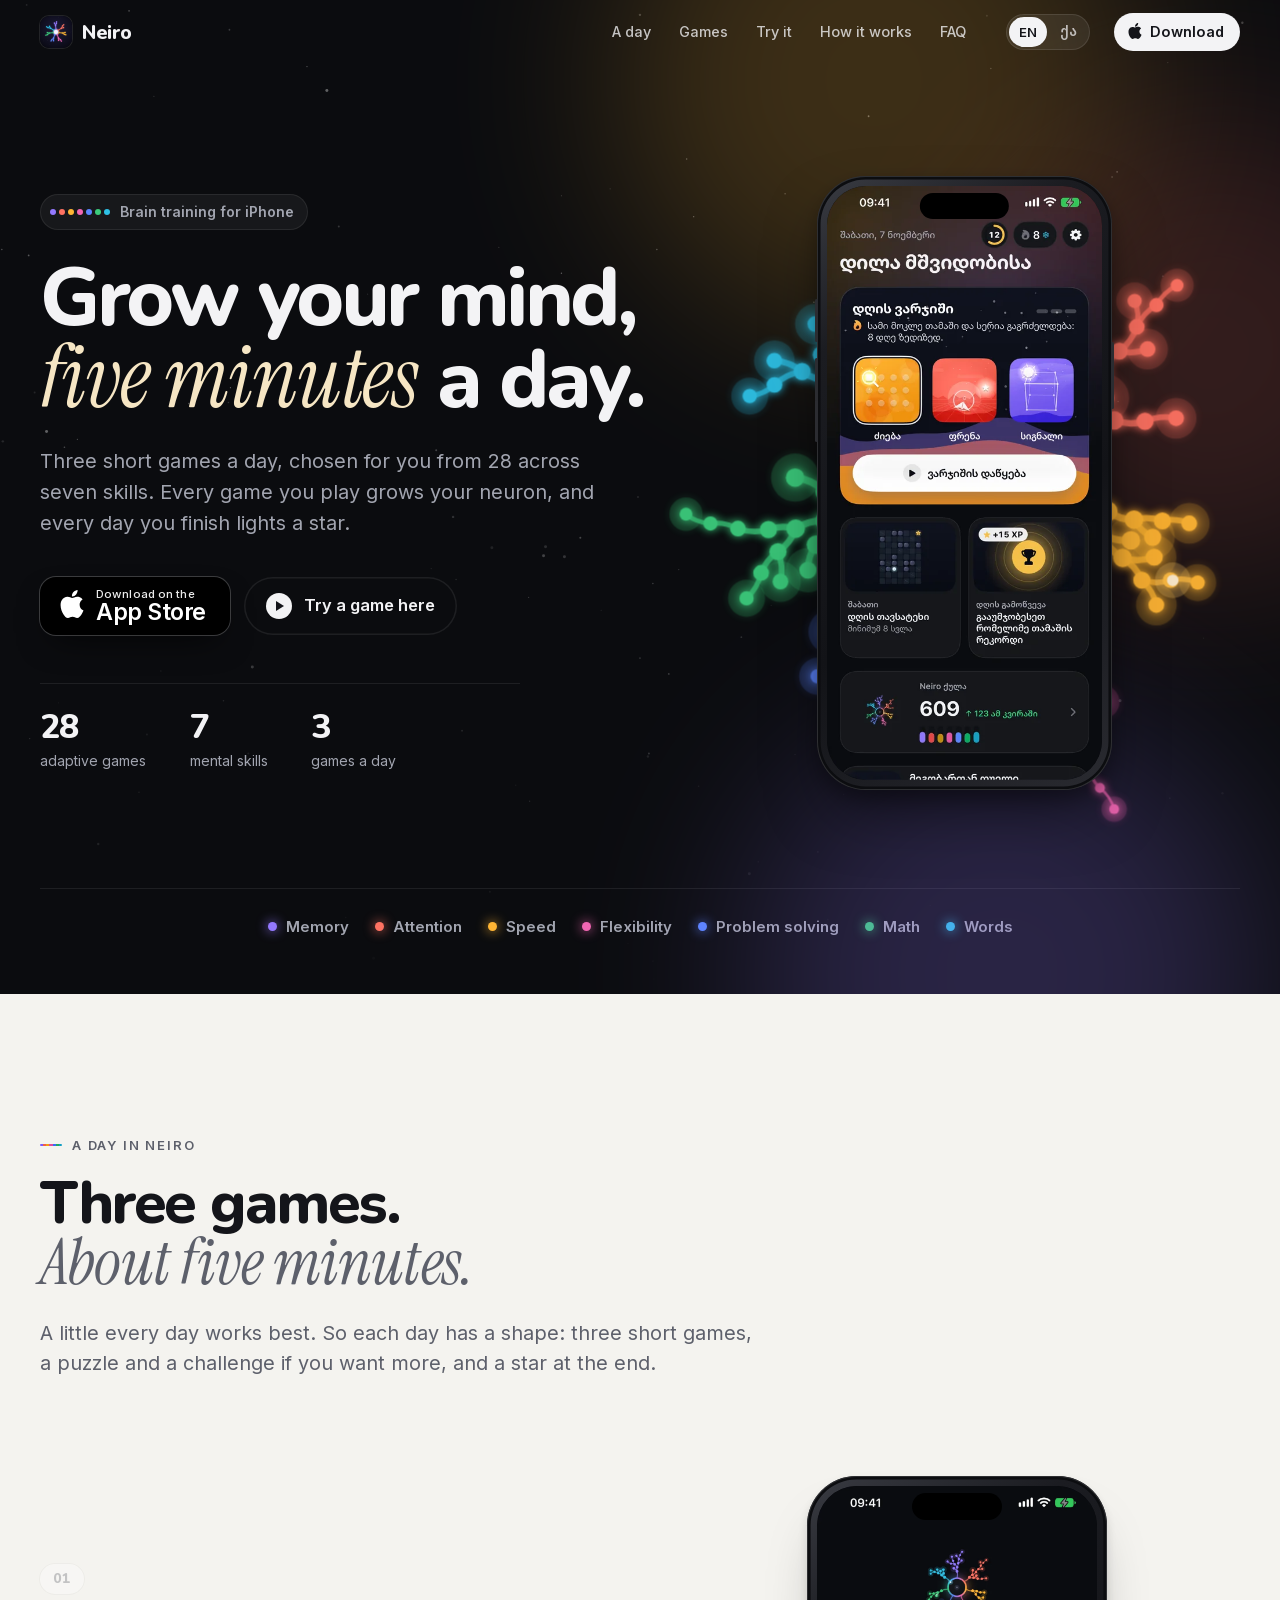
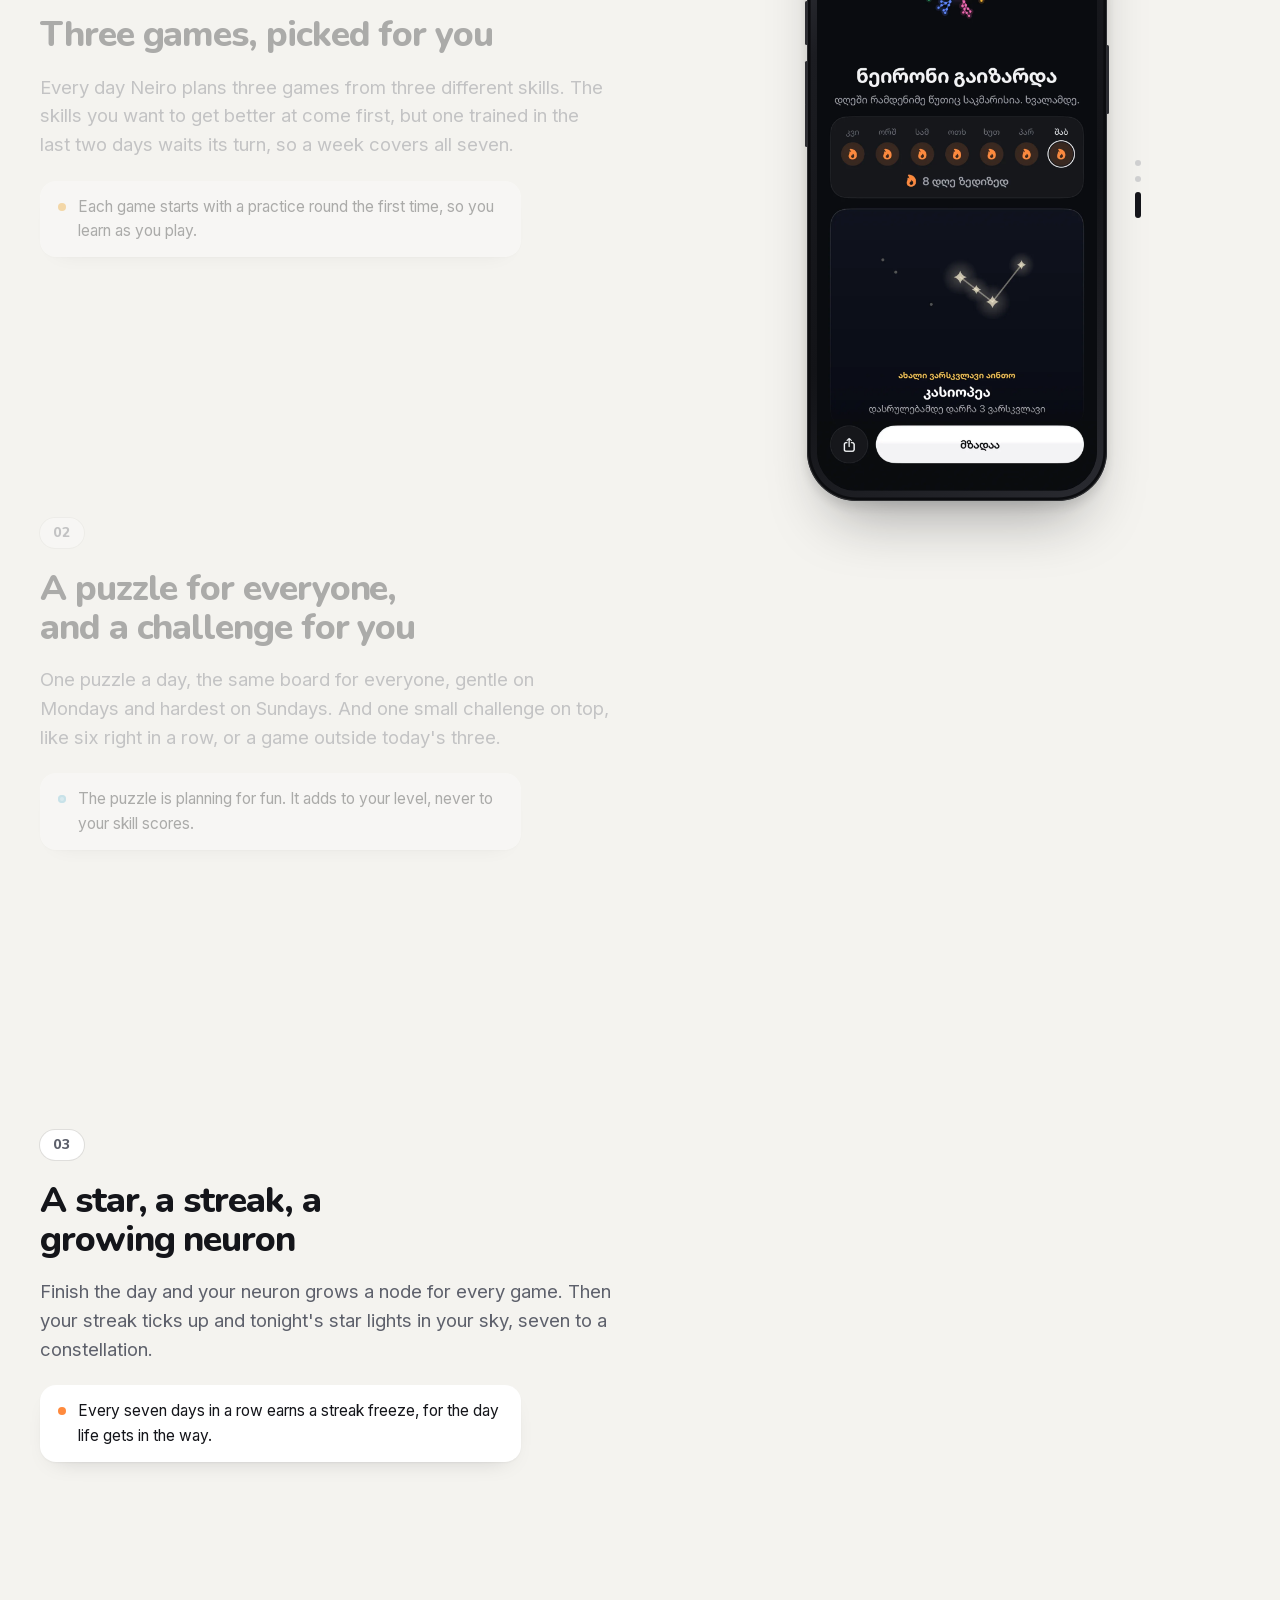
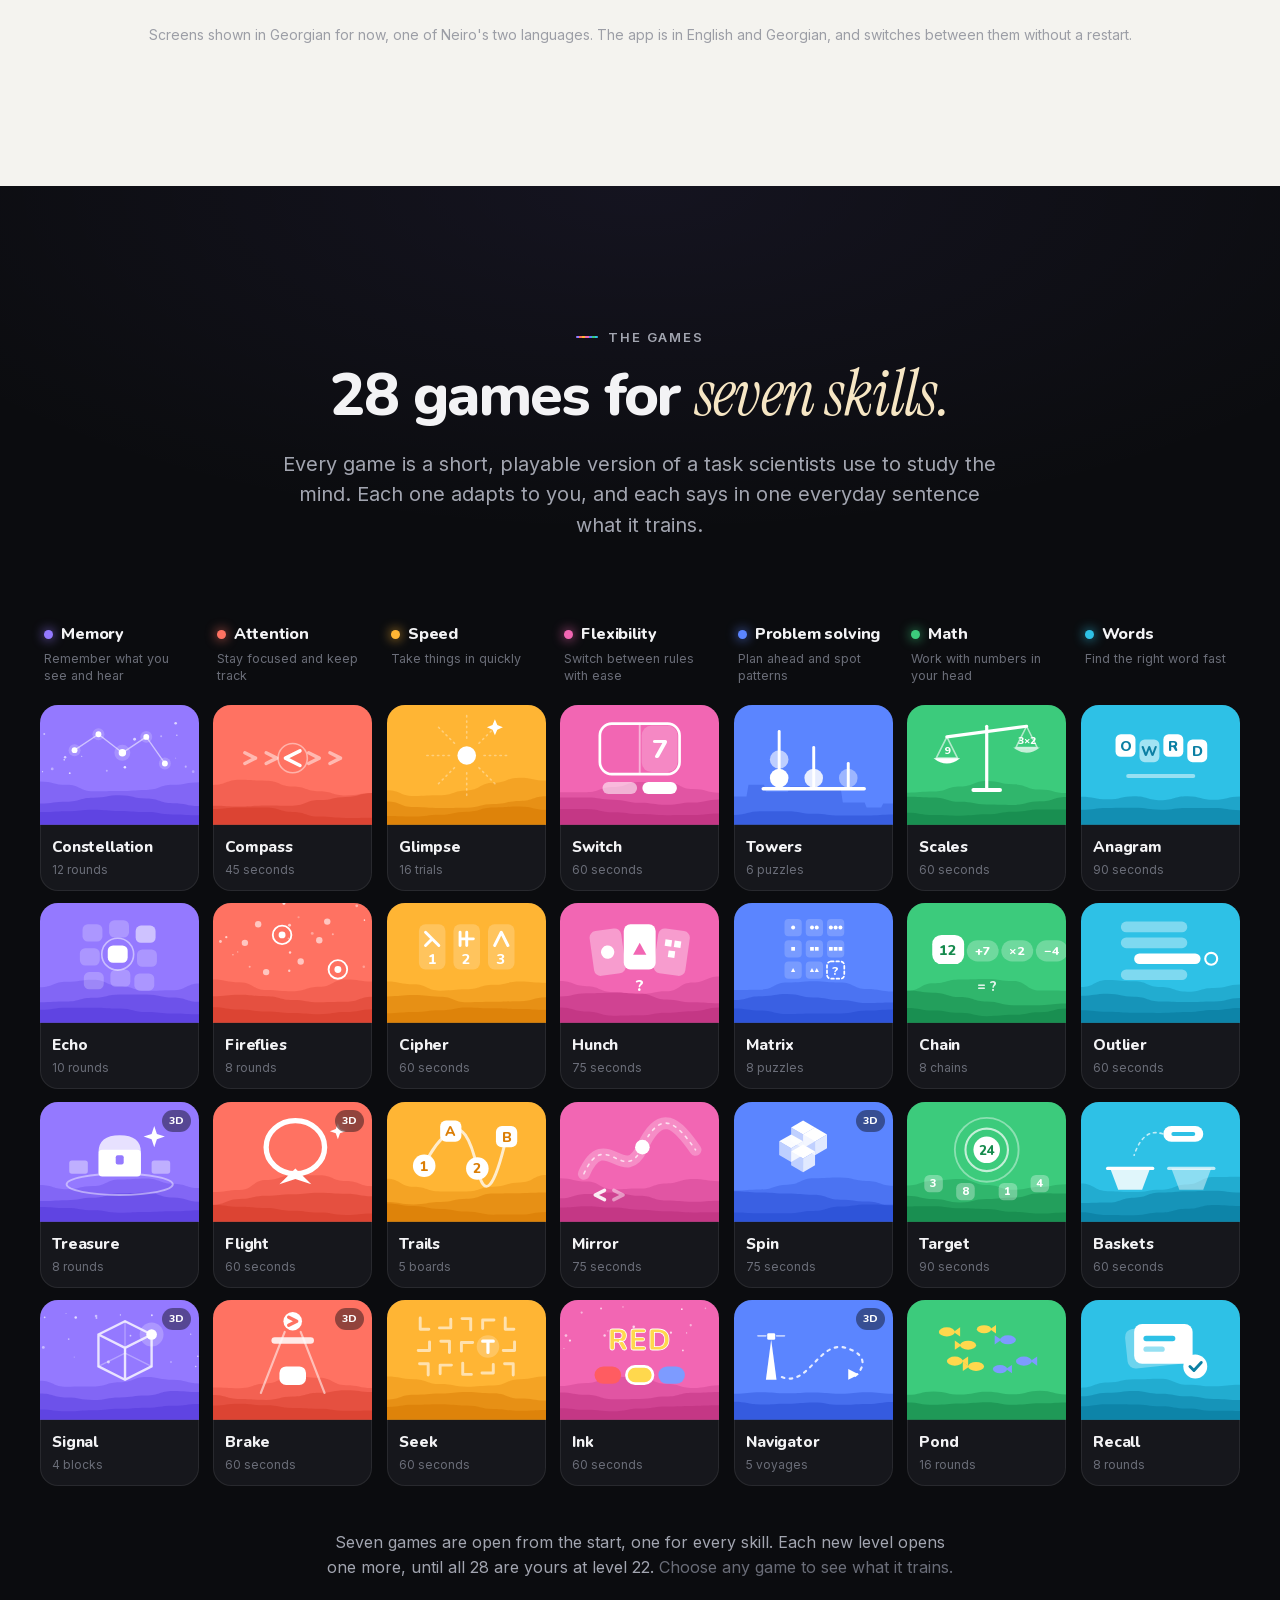
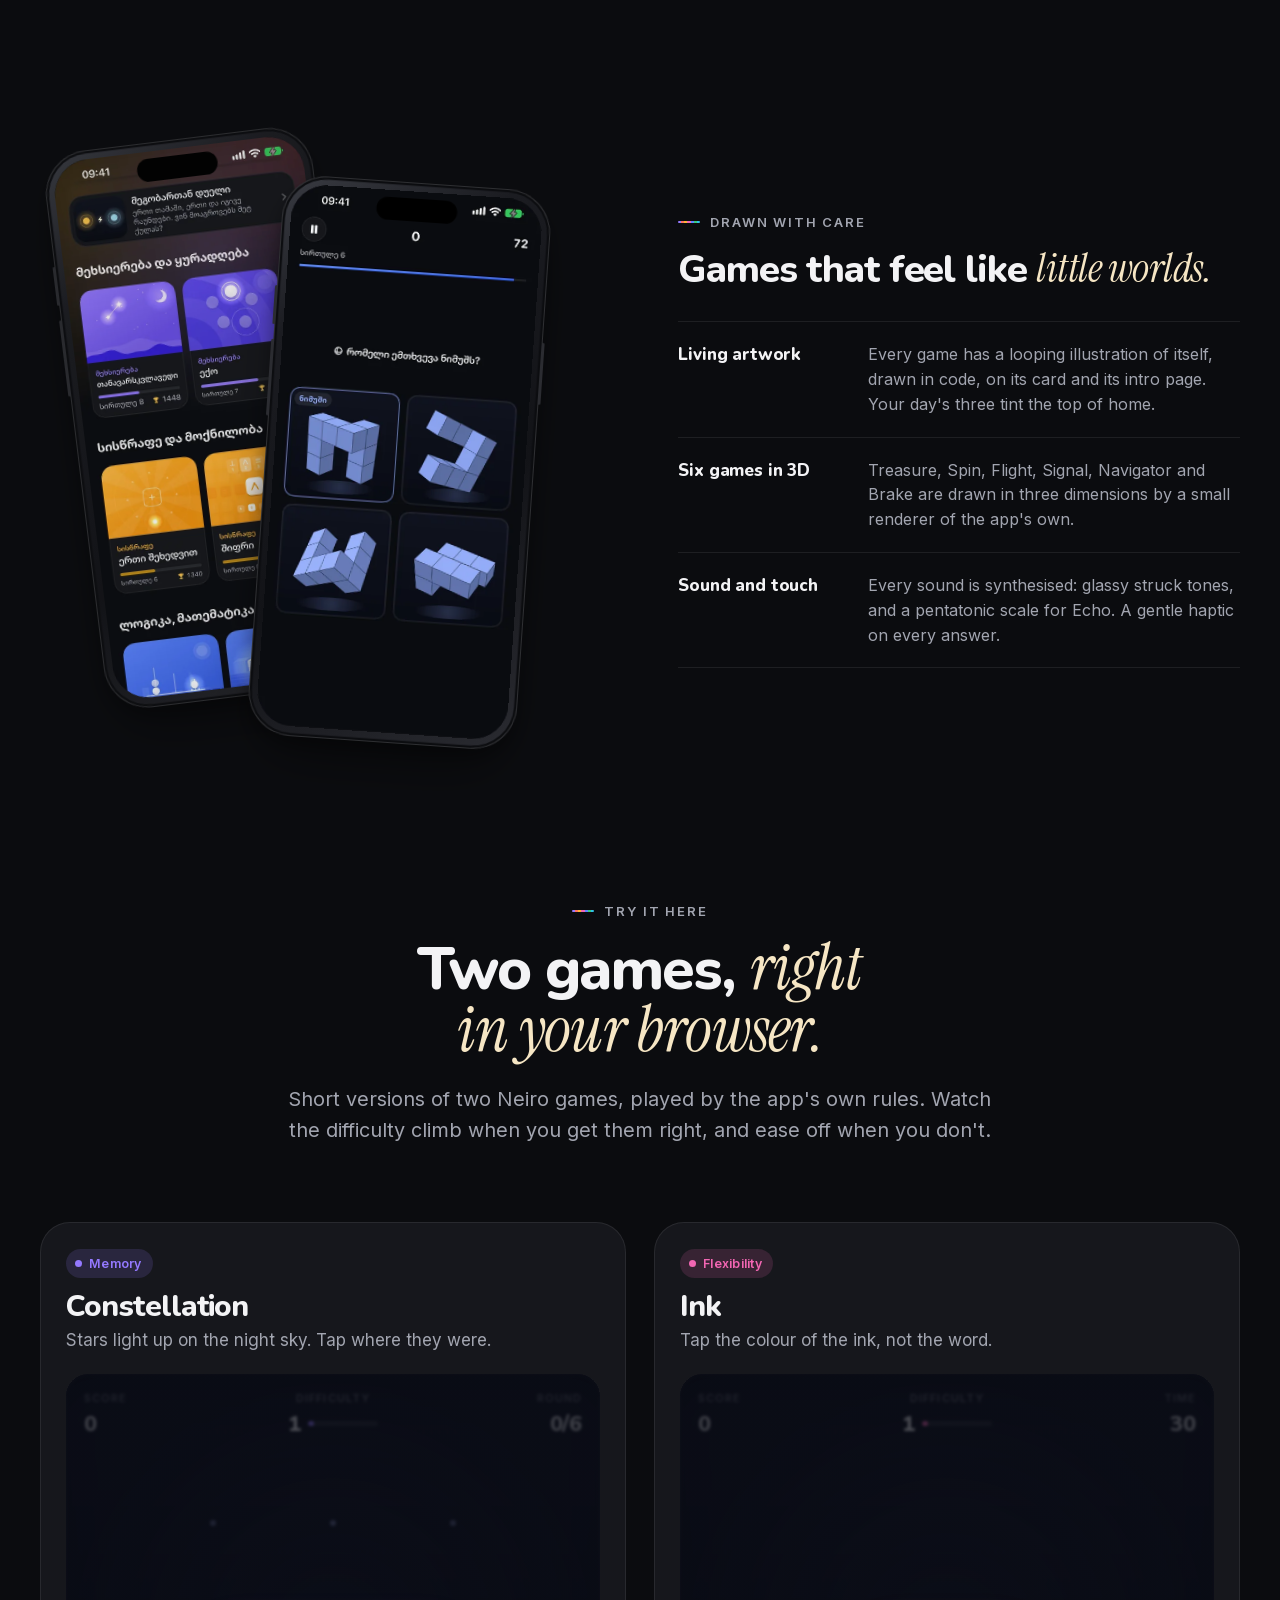
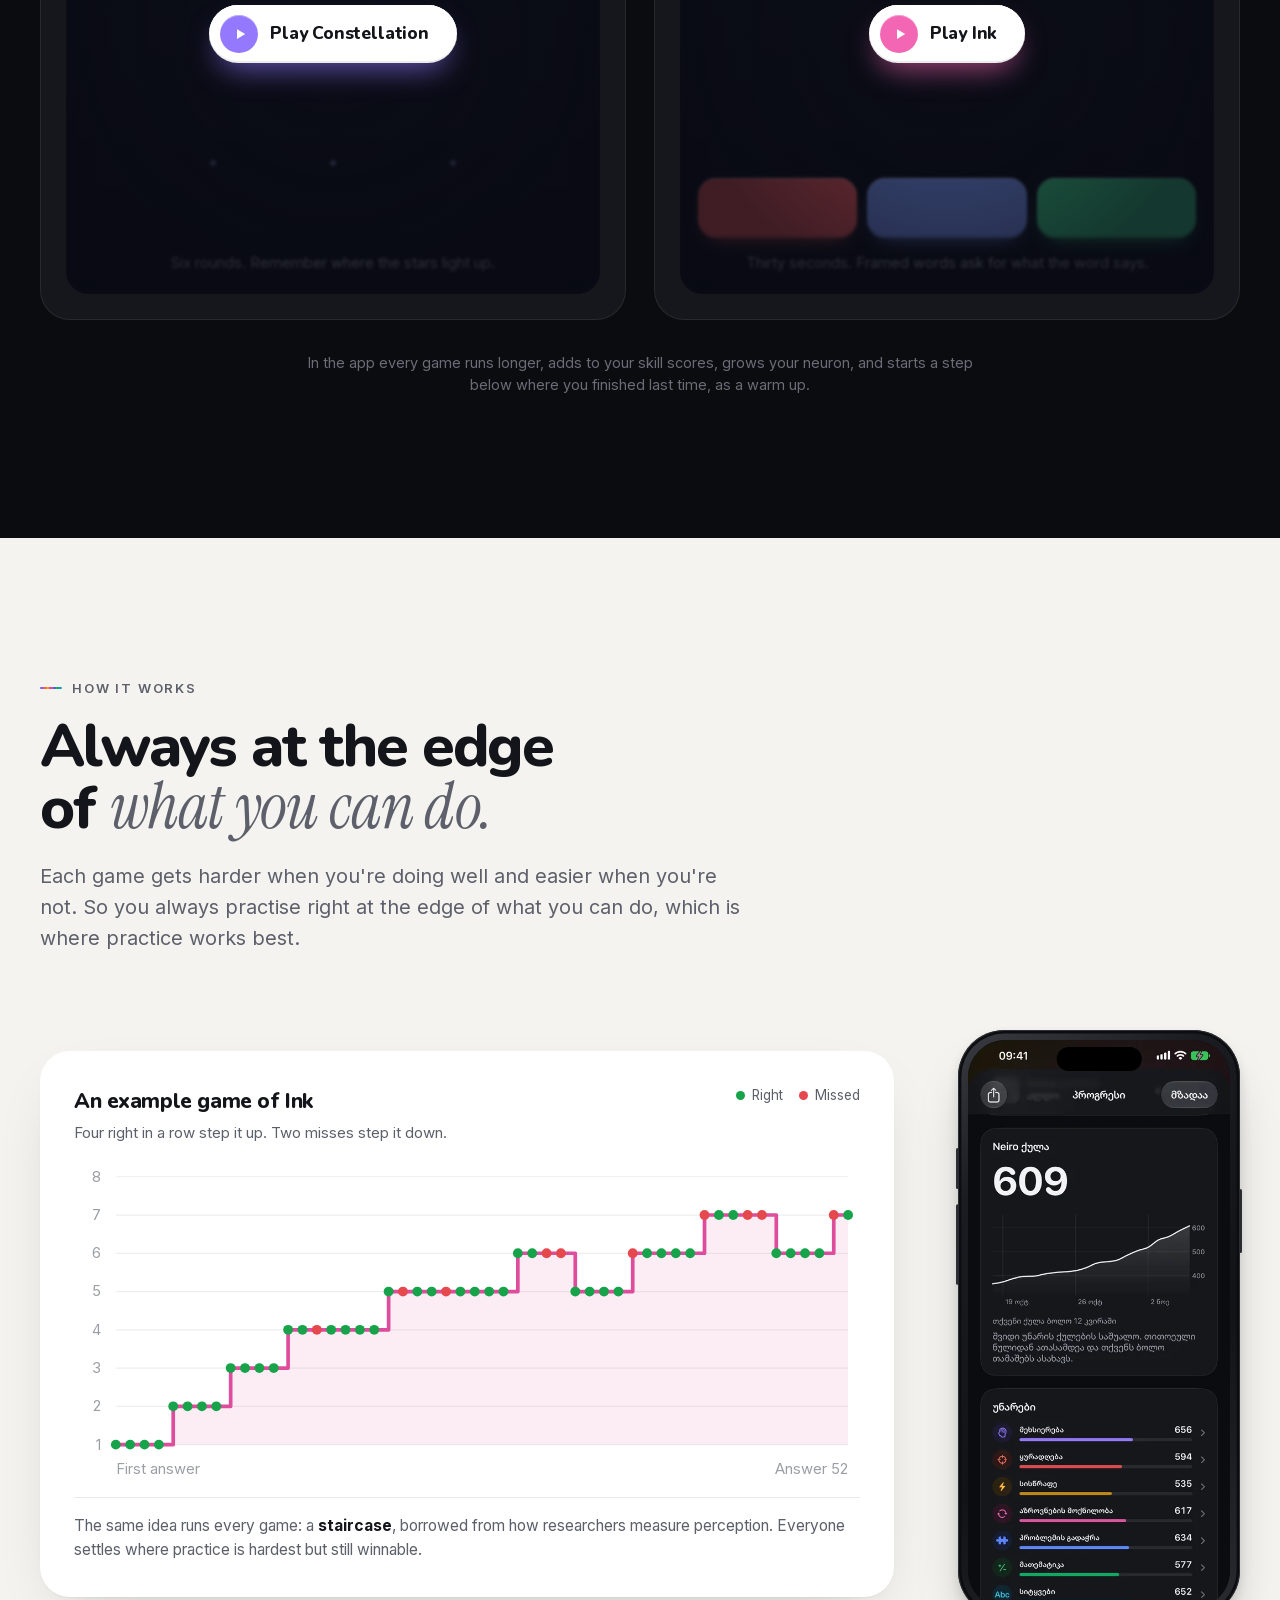
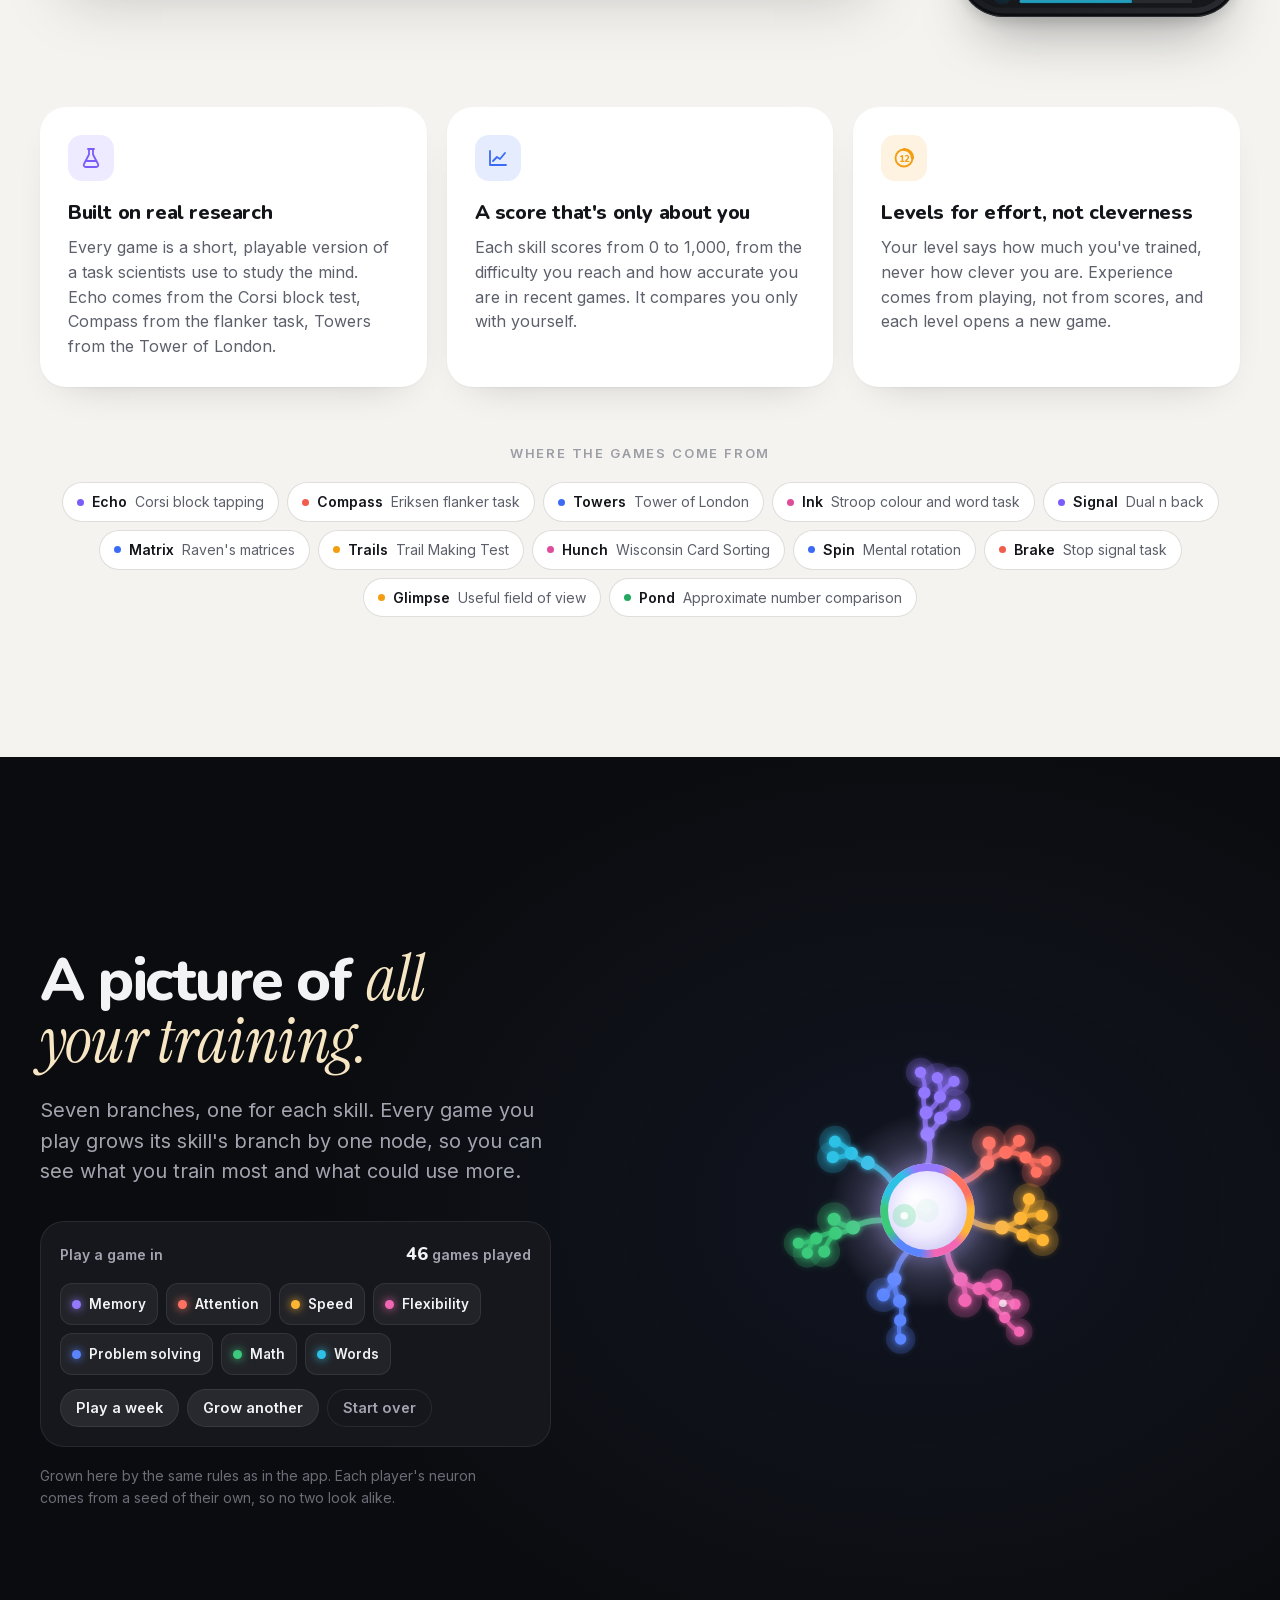
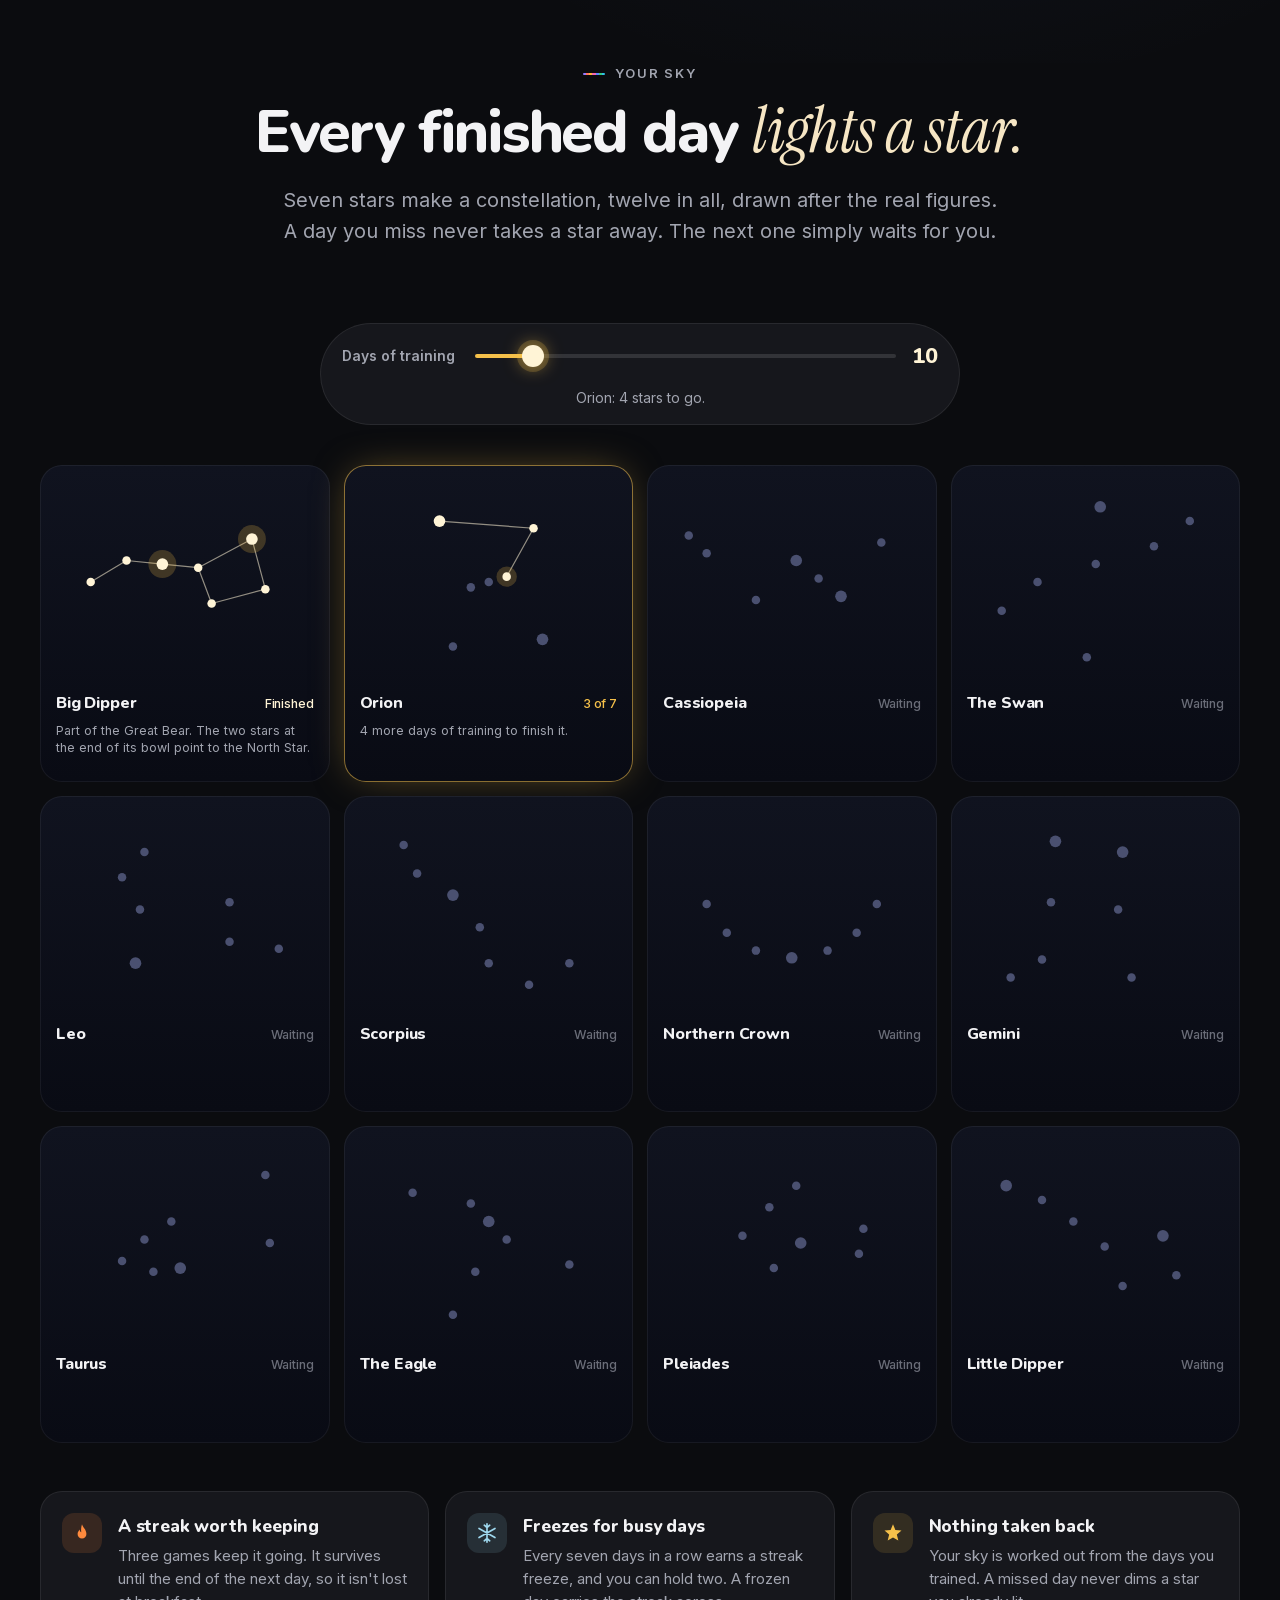
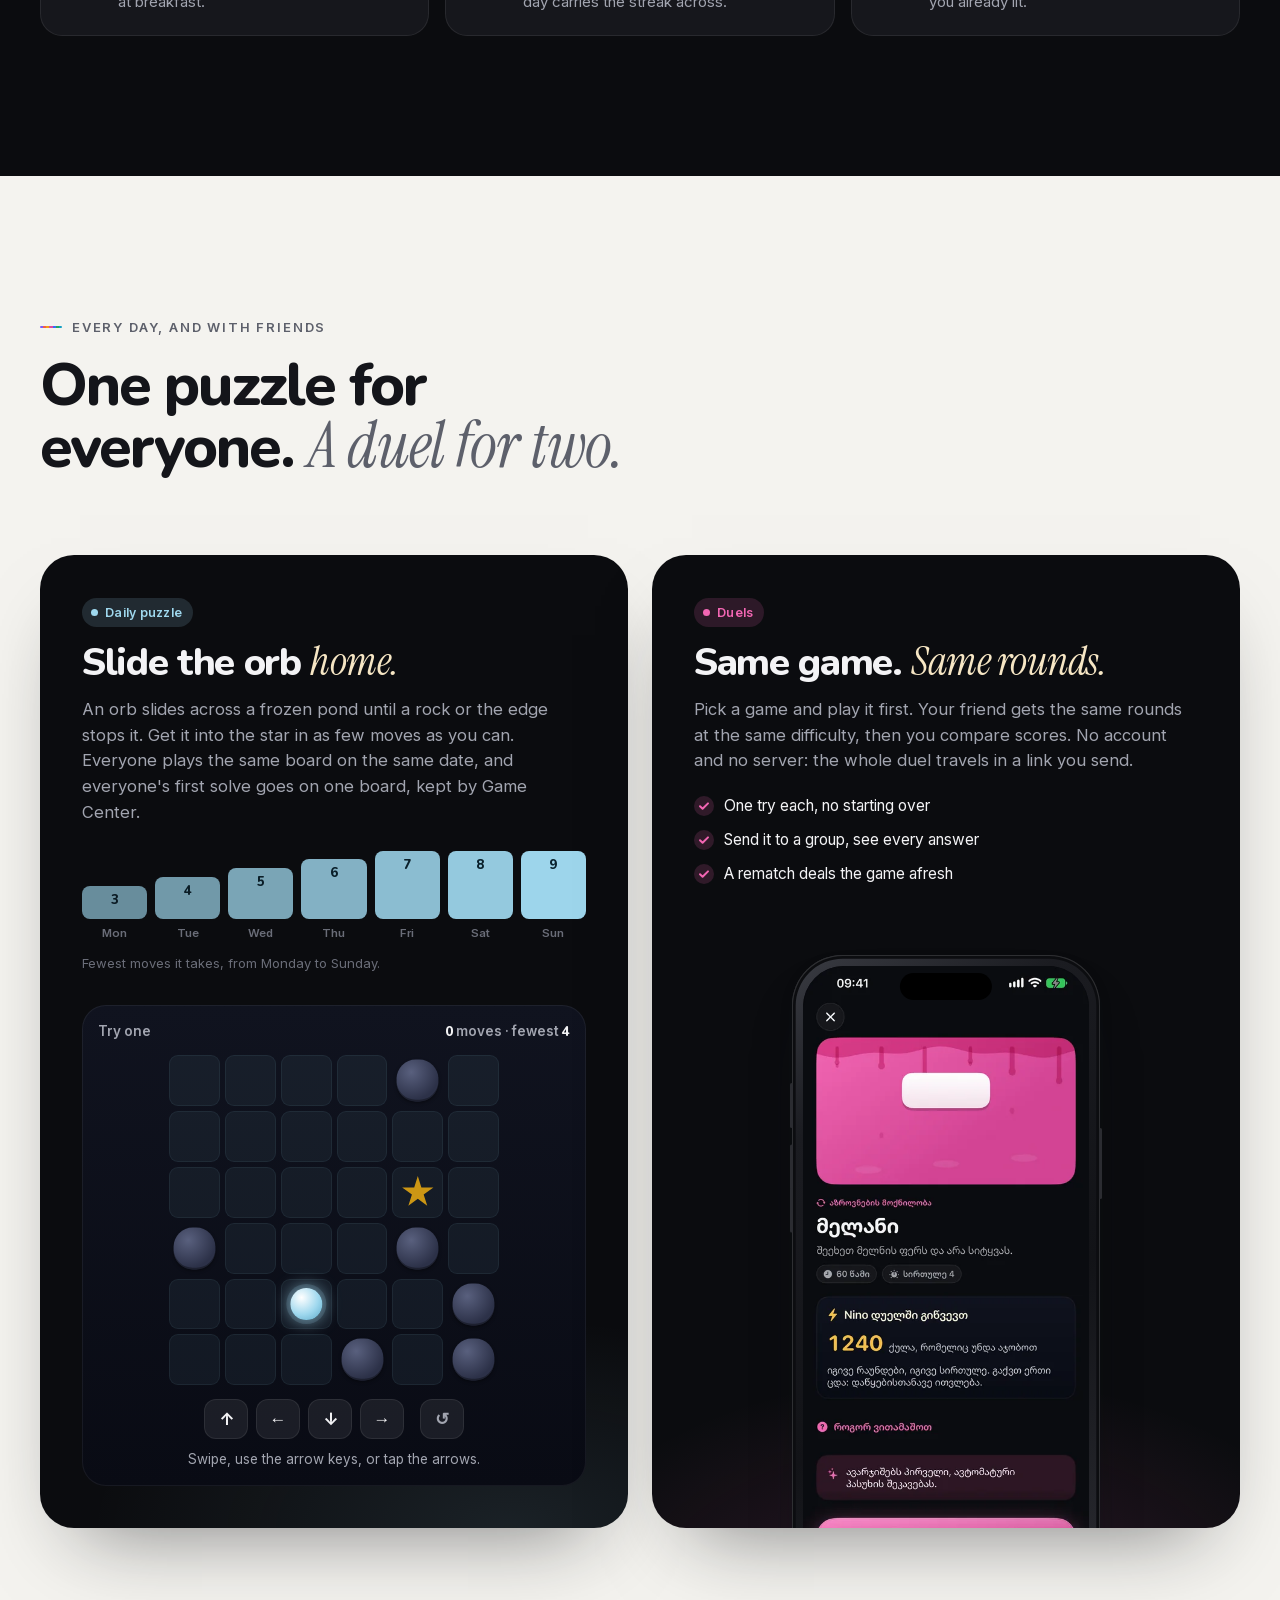
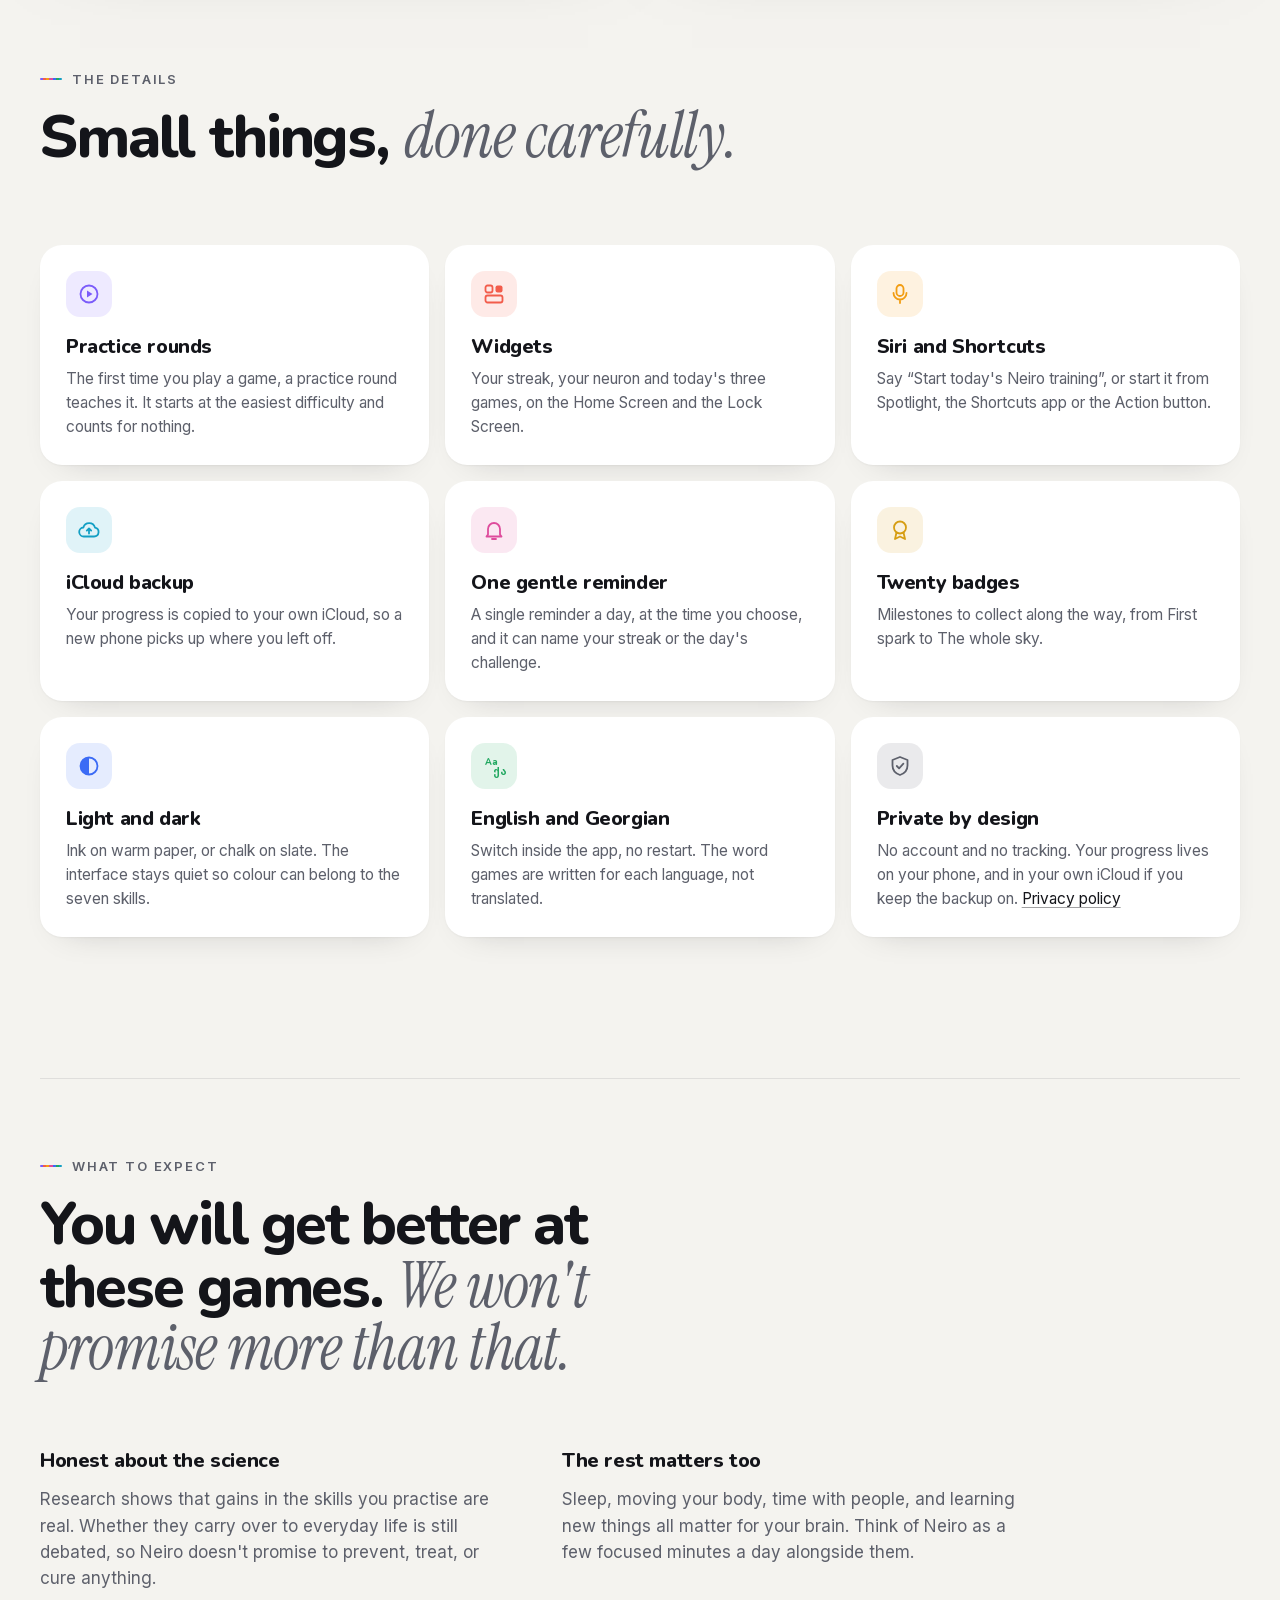
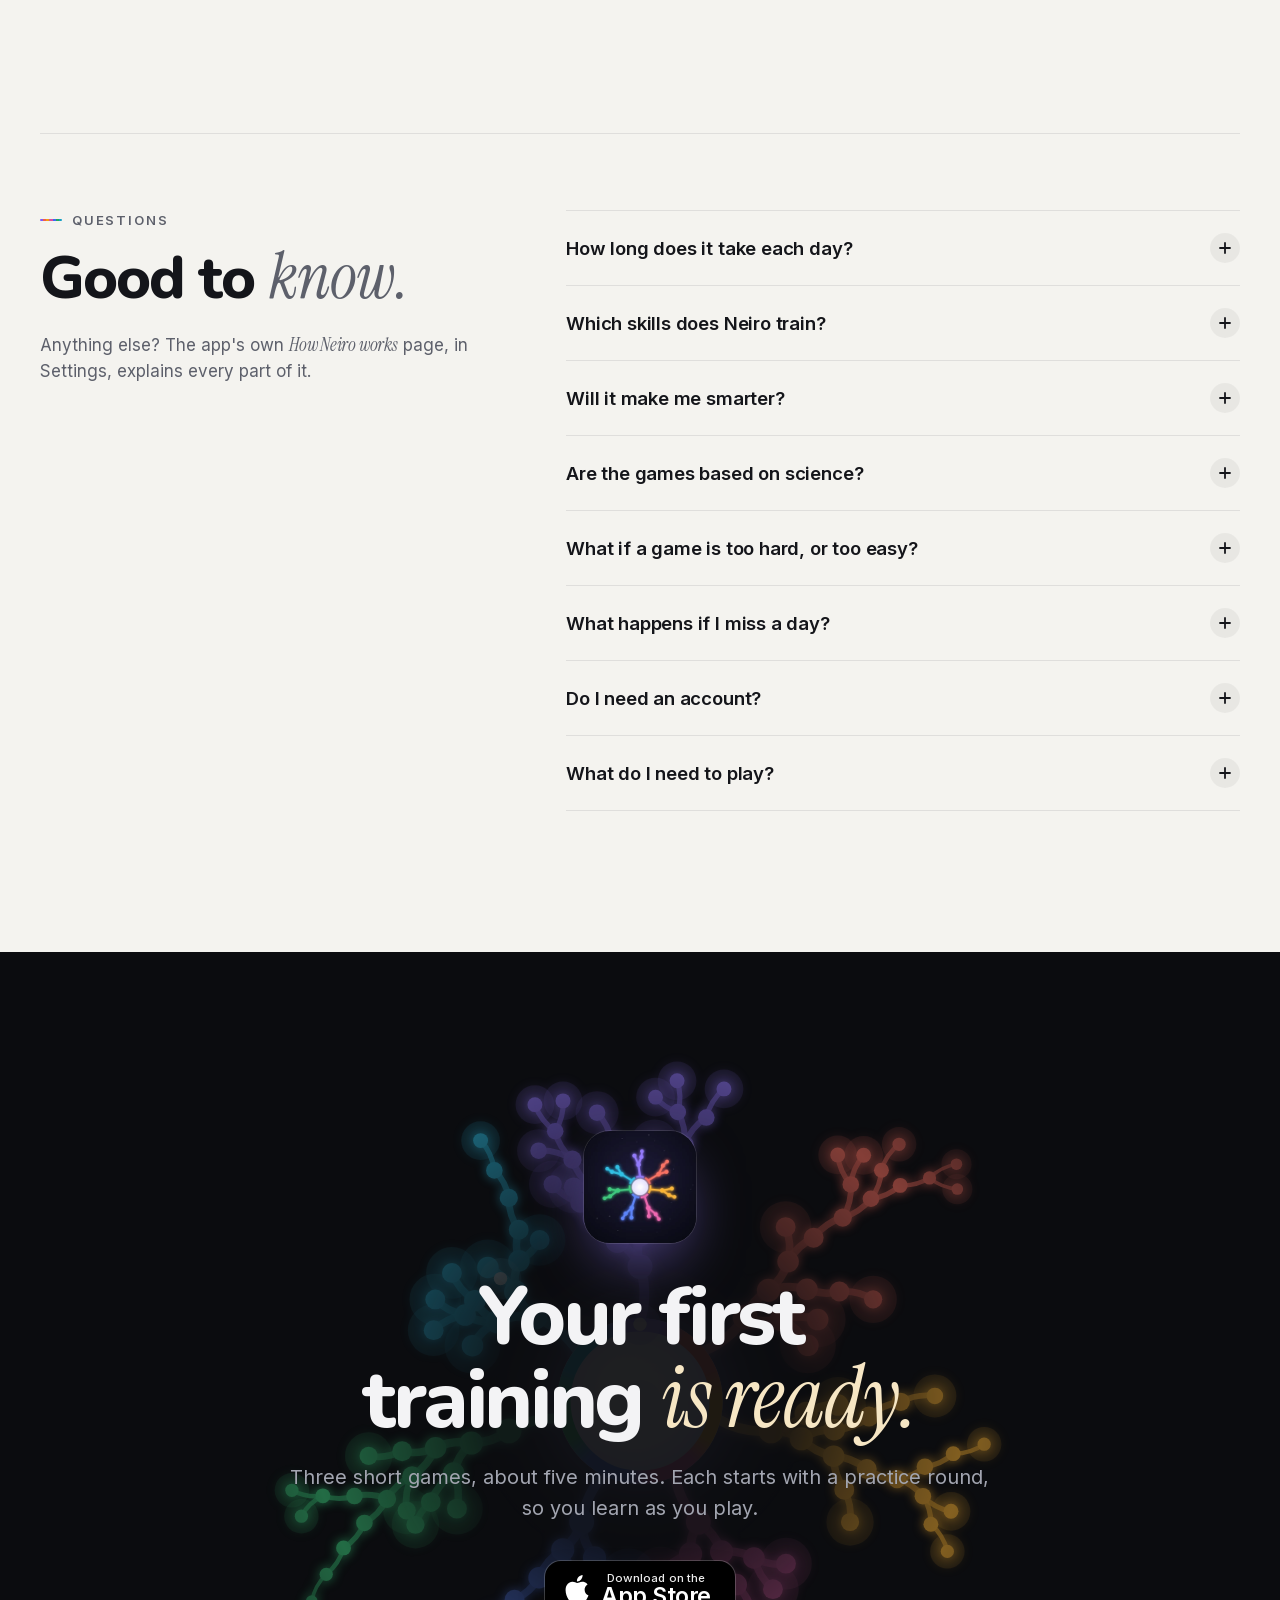
<file: index.html>
<!doctype html>
<html lang="en">
<head>
  <meta charset="utf-8">
  <meta name="viewport" content="width=device-width, initial-scale=1, viewport-fit=cover">
  <script>
    // Choose the language before anything is drawn: a link's ?lang=, then a choice made here
    // before, then the browser's languages. Georgian waits for its words so English never flashes.
    (function () {
      var d = document.documentElement, l = null, q = null, s = null;
      try { q = new URLSearchParams(location.search).get('lang'); } catch (e) {}
      try { s = localStorage.getItem('neiro.lang'); } catch (e) {}
      if (q === 'en' || q === 'ka') l = q;
      else if (s === 'en' || s === 'ka') l = s;
      else l = (navigator.languages || [navigator.language || '']).some(function (x) { return /^ka\b/i.test(x); }) ? 'ka' : 'en';
      d.lang = l;
      if (l === 'ka') {
        d.className += ' lang-pending';
        setTimeout(function () { d.classList.remove('lang-pending'); }, 2500);
      }
    })();
  </script>
  <title data-i18n="meta.title">Neiro · Brain training, five minutes a day</title>
  <meta name="description" data-i18n-content="meta.desc" content="Neiro is a brain training app for iPhone. Three short, adaptive games a day across seven skills: memory, attention, speed, flexibility, problem solving, math and words. Every game grows your neuron.">
  <meta name="theme-color" content="#0B0C0F">
  <meta property="og:type" content="website">
  <meta property="og:title" content="Neiro · Grow your mind, five minutes a day">
  <meta property="og:description" content="Three short games a day, chosen from 28 across seven skills. Every game grows your neuron, and every day you finish lights a star.">
  <meta property="og:image" content="assets/img/icon-512.png">
  <meta property="og:locale" content="en_US">
  <meta property="og:locale:alternate" content="ka_GE">
  <meta name="twitter:card" content="summary">
  <meta name="apple-itunes-app" content="app-id=6838035042">
  <link rel="alternate" hreflang="en" href="?lang=en">
  <link rel="alternate" hreflang="ka" href="?lang=ka">
  <link rel="icon" type="image/png" sizes="32x32" href="assets/img/icon-32.png">
  <link rel="icon" type="image/png" sizes="64x64" href="assets/img/icon-64.png">
  <link rel="apple-touch-icon" href="assets/img/icon-180.png">
  <link rel="preload" href="assets/fonts/nunito-var.woff2" as="font" type="font/woff2" crossorigin>
  <link rel="preload" href="assets/fonts/instrument-serif-italic.woff2" as="font" type="font/woff2" crossorigin>
  <link rel="stylesheet" href="assets/css/styles.css">
</head>
<body>
  <a class="skip" href="#main" data-i18n="skip">Skip to content</a>

  <!-- Navigation -->
  <header class="nav" id="nav" data-on="night">
    <div class="nav-inner container">
      <a class="brand" href="#top" aria-label="Neiro, back to top" data-i18n-aria="brand.top">
        <img src="assets/img/icon-64.png" width="32" height="32" alt="">
        <span>Neiro</span>
      </a>
      <nav class="nav-links" aria-label="Sections" data-i18n-aria="nav.sections">
        <a href="#day" data-i18n="nav.day">A day</a>
        <a href="#games" data-i18n="nav.games">Games</a>
        <a href="#try" data-i18n="nav.try">Try it</a>
        <a href="#how" data-i18n="nav.how">How it works</a>
        <a href="#faq" data-i18n="nav.faq">FAQ</a>
      </nav>
      <div class="lang-switch" role="group" aria-label="Language" data-i18n-aria="nav.lang">
        <button type="button" data-lang="en" lang="en" aria-pressed="true">EN</button>
        <button type="button" data-lang="ka" lang="ka" aria-pressed="false">ქა</button>
      </div>
      <a class="nav-cta" data-appstore href="https://apps.apple.com/app/id6838035042" aria-label="Download Neiro on the App Store" data-i18n-aria="appstore.aria">
        <svg viewBox="0 0 24 24" aria-hidden="true"><use href="#apple"/></svg>
        <span data-i18n="nav.download">Download</span>
      </a>
    </div>
  </header>

  <svg width="0" height="0" style="position:absolute" aria-hidden="true">
    <symbol id="apple" viewBox="0 0 24 24"><path fill="currentColor" d="M12.152 6.896c-.948 0-2.415-1.078-3.96-1.04-2.04.027-3.91 1.183-4.961 3.014-2.117 3.675-.546 9.103 1.519 12.09 1.013 1.454 2.208 3.09 3.792 3.039 1.52-.065 2.09-.987 3.935-.987 1.831 0 2.35.987 3.96.948 1.637-.026 2.676-1.48 3.676-2.948 1.156-1.688 1.636-3.325 1.662-3.415-.039-.013-3.182-1.221-3.22-4.857-.026-3.04 2.48-4.494 2.597-4.559-1.429-2.09-3.623-2.324-4.39-2.376-2-.156-3.675 1.09-4.61 1.09zM15.53 3.83c.843-1.012 1.4-2.427 1.245-3.83-1.207.052-2.662.805-3.532 1.818-.78.896-1.454 2.338-1.273 3.714 1.338.104 2.715-.688 3.559-1.701"/></symbol>
  </svg>

  <main id="main">

    <!-- Hero -->
    <section class="hero night" id="top" data-theme="night">
      <div class="hero-sky" aria-hidden="true">
        <span class="glow glow-a"></span><span class="glow glow-b"></span><span class="glow glow-c"></span>
      </div>
      <div class="container hero-grid">
        <div class="hero-copy">
          <p class="pill reveal">
            <span class="spectrum-dots" aria-hidden="true"><i></i><i></i><i></i><i></i><i></i><i></i><i></i></span>
            <span data-i18n="hero.pill">Brain training for iPhone</span>
          </p>
          <h1 class="display reveal" data-i18n="hero.title">Grow your mind, <em>five minutes</em> a day.</h1>
          <p class="lead reveal" data-i18n="hero.lead">Three short games a day, chosen for you from 28 across seven skills. Every game you play grows your neuron, and every day you finish lights a star.</p>
          <div class="cta-row reveal">
            <a class="appstore" data-appstore href="https://apps.apple.com/app/id6838035042" aria-label="Download Neiro on the App Store" data-i18n-aria="appstore.aria">
              <svg viewBox="0 0 24 24" aria-hidden="true"><use href="#apple"/></svg>
              <span><small>Download on the</small><strong>App Store</strong></span>
            </a>
            <a class="btn-ghost" href="#try">
              <span class="play-dot" aria-hidden="true"></span>
              <span data-i18n="hero.try">Try a game here</span>
            </a>
          </div>
          <ul class="hero-facts reveal" aria-label="At a glance" data-i18n-aria="hero.facts">
            <li><strong>28</strong><span data-i18n="hero.fact1">adaptive games</span></li>
            <li><strong>7</strong><span data-i18n="hero.fact2">mental skills</span></li>
            <li><strong>3</strong><span data-i18n="hero.fact3">games a day</span></li>
          </ul>
        </div>

        <div class="hero-visual">
          <canvas class="hero-neuron" id="hero-neuron" aria-hidden="true"></canvas>
          <figure class="phone hero-phone reveal" data-delay="1">
            <div class="phone-frame">
              <div class="phone-screen">
                <img class="shot" src="assets/screens/ka/home.webp" srcset="assets/screens/ka/home-sm.webp 474w, assets/screens/ka/home.webp 948w" sizes="(max-width: 700px) 62vw, 320px" width="948" height="2052"
                  data-i18n-alt="shot.home" alt="Neiro's home screen: today's training card with three games, the daily puzzle, the daily challenge, and the Neiro score of 609.">
              </div>
              <span class="phone-island" aria-hidden="true"></span>
            </div>
          </figure>
          <div class="hero-toasts" id="hero-toasts" aria-hidden="true"></div>
        </div>
      </div>

      <div class="container">
        <ul class="skill-ribbon reveal" id="skill-ribbon" aria-label="The seven skills" data-i18n-aria="hero.skills"></ul>
      </div>
    </section>

    <!-- A day in Neiro -->
    <section class="day paper" id="day" data-theme="paper">
      <div class="container">
        <header class="section-head reveal">
          <p class="eyebrow" data-i18n="day.eyebrow">A day in Neiro</p>
          <h2 data-i18n="day.title">Three games. <em>About five minutes.</em></h2>
          <p class="lead" data-i18n="day.lead">A little every day works best. So each day has a shape: three short games, a puzzle and a challenge if you want more, and a star at the end.</p>
        </header>

        <div class="story">
          <ol class="story-steps">
            <li class="story-step" data-screen="0">
              <span class="step-num" aria-hidden="true">01</span>
              <h3 data-i18n="day.s1.title">Three games, picked for you</h3>
              <p data-i18n="day.s1.body">Every day Neiro plans three games from three different skills. The skills you want to get better at come first, but one trained in the last two days waits its turn, so a week covers all seven.</p>
              <p class="step-aside" data-i18n="day.s1.aside">Each game starts with a practice round the first time, so you learn as you play.</p>
              <figure class="phone phone-inline">
                <div class="phone-frame"><div class="phone-screen"><img class="shot" src="assets/screens/ka/adaptive-sm.webp" width="474" height="1026" loading="lazy" data-i18n-alt="shot.adaptive" alt="Flight, an attention game: a glider flies through green rings over a night valley, toward gold stars."></div><span class="phone-island" aria-hidden="true"></span></div>
              </figure>
            </li>
            <li class="story-step" data-screen="1">
              <span class="step-num" aria-hidden="true">02</span>
              <h3 data-i18n="day.s2.title">A puzzle for everyone, and a challenge for you</h3>
              <p data-i18n="day.s2.body">One puzzle a day, the same board for everyone, gentle on Mondays and hardest on Sundays. And one small challenge on top, like six right in a row, or a game outside today's three.</p>
              <p class="step-aside" data-i18n="day.s2.aside">The puzzle is planning for fun. It adds to your level, never to your skill scores.</p>
              <figure class="phone phone-inline">
                <div class="phone-frame"><div class="phone-screen"><img class="shot" src="assets/screens/ka/puzzle-sm.webp" width="474" height="1026" loading="lazy" data-i18n-alt="shot.puzzle" alt="The daily puzzle: an orb on a frozen pond of rocks, and a gold star it has to reach."></div><span class="phone-island" aria-hidden="true"></span></div>
              </figure>
            </li>
            <li class="story-step" data-screen="2">
              <span class="step-num" aria-hidden="true">03</span>
              <h3 data-i18n="day.s3.title">A star, a streak, a growing neuron</h3>
              <p data-i18n="day.s3.body">Finish the day and your neuron grows a node for every game. Then your streak ticks up and tonight's star lights in your sky, seven to a constellation.</p>
              <p class="step-aside" data-i18n="day.s3.aside">Every seven days in a row earns a streak freeze, for the day life gets in the way.</p>
              <figure class="phone phone-inline">
                <div class="phone-frame"><div class="phone-screen"><img class="shot" src="assets/screens/ka/streak-sm.webp" width="474" height="1026" loading="lazy" data-i18n-alt="shot.streak" alt="The end of a training day: the neuron has grown, the week's flames are lit, and a new star joins Cassiopeia."></div><span class="phone-island" aria-hidden="true"></span></div>
              </figure>
            </li>
          </ol>

          <div class="story-stage" aria-hidden="true">
            <div class="story-sticky">
              <figure class="phone story-phone">
                <div class="phone-frame">
                  <div class="phone-screen">
                    <img class="shot is-active" src="assets/screens/ka/adaptive.webp" width="948" height="2052" loading="lazy" alt="">
                    <img class="shot" src="assets/screens/ka/puzzle.webp" width="948" height="2052" loading="lazy" alt="">
                    <img class="shot" src="assets/screens/ka/streak.webp" width="948" height="2052" loading="lazy" alt="">
                  </div>
                  <span class="phone-island"></span>
                </div>
              </figure>
              <div class="story-progress"><i class="is-active"></i><i></i><i></i></div>
            </div>
          </div>
        </div>
        <p class="lang-note reveal" id="lang-note">Neiro is in English and Georgian, and switches between them without a restart.</p>
      </div>
    </section>

    <!-- The games -->
    <section class="games night" id="games" data-theme="night">
      <div class="container">
        <header class="section-head center reveal">
          <p class="eyebrow" data-i18n="games.eyebrow">The games</p>
          <h2 data-i18n="games.title">28 games for <em>seven skills.</em></h2>
          <p class="lead" data-i18n="games.lead">Every game is a short, playable version of a task scientists use to study the mind. Each one adapts to you, and each says in one everyday sentence what it trains.</p>
        </header>

        <div class="wall" id="wall" role="list" aria-label="All 28 games, grouped by skill" data-i18n-aria="games.wall"></div>
        <p class="wall-note reveal" data-i18n="games.note">Seven games are open from the start, one for every skill. Each new level opens one more, until all 28 are yours at level 22. <span class="wall-hint">Choose any game to see what it trains.</span></p>

        <div class="craft">
          <div class="craft-phones reveal">
            <figure class="phone craft-back">
              <div class="phone-frame"><div class="phone-screen"><img class="shot" src="assets/screens/ka/games-sm.webp" srcset="assets/screens/ka/games-sm.webp 474w, assets/screens/ka/games.webp 948w" sizes="280px" width="948" height="2052" loading="lazy" data-i18n-alt="shot.games" alt="Rows of game cards that scroll sideways, grouped by skill, each with its own artwork, difficulty and best score."></div><span class="phone-island" aria-hidden="true"></span></div>
            </figure>
            <figure class="phone craft-front">
              <div class="phone-frame"><div class="phone-screen"><img class="shot" src="assets/screens/ka/3d-sm.webp" srcset="assets/screens/ka/3d-sm.webp 474w, assets/screens/ka/3d.webp 948w" sizes="280px" width="948" height="2052" loading="lazy" data-i18n-alt="shot.3d" alt="Spin, drawn in 3D: four figures of cubes, and the question which one is the original turned."></div><span class="phone-island" aria-hidden="true"></span></div>
            </figure>
          </div>
          <div class="craft-copy">
            <p class="eyebrow reveal" data-i18n="craft.eyebrow">Drawn with care</p>
            <h3 class="h3 reveal" data-i18n="craft.title">Games that feel like <em>little worlds.</em></h3>
            <ul class="craft-list">
              <li class="reveal">
                <strong data-i18n="craft.art.title">Living artwork</strong>
                <span data-i18n="craft.art.body">Every game has a looping illustration of itself, drawn in code, on its card and its intro page. Your day's three tint the top of home.</span>
              </li>
              <li class="reveal">
                <strong data-i18n="craft.3d.title">Six games in 3D</strong>
                <span data-i18n="craft.3d.body">Treasure, Spin, Flight, Signal, Navigator and Brake are drawn in three dimensions by a small renderer of the app's own.</span>
              </li>
              <li class="reveal">
                <strong data-i18n="craft.sound.title">Sound and touch</strong>
                <span data-i18n="craft.sound.body">Every sound is synthesised: glassy struck tones, and a pentatonic scale for Echo. A gentle haptic on every answer.</span>
              </li>
            </ul>
          </div>
        </div>
      </div>

      <dialog class="game-dialog" id="game-dialog" aria-labelledby="gd-title">
        <div class="gd-inner">
          <button class="gd-close" type="button" data-close aria-label="Close" data-i18n-aria="gd.close">
            <svg viewBox="0 0 24 24" aria-hidden="true"><path d="M6 6l12 12M18 6L6 18" stroke="currentColor" stroke-width="2" stroke-linecap="round"/></svg>
          </button>
          <div class="gd-art" id="gd-art"></div>
          <div class="gd-body">
            <p class="gd-skill" id="gd-skill"></p>
            <h3 id="gd-title"></h3>
            <p class="gd-tagline" id="gd-tagline"></p>
            <p class="gd-trains" id="gd-trains"></p>
            <dl class="gd-meta">
              <div><dt data-i18n="gd.basis">Based on</dt><dd id="gd-basis"></dd></div>
              <div><dt data-i18n="gd.format">A session</dt><dd id="gd-format"></dd></div>
              <div><dt data-i18n="gd.level">Opens</dt><dd id="gd-level"></dd></div>
            </dl>
            <div class="gd-nav">
              <button type="button" class="btn-small" data-step="-1" aria-label="Previous game" data-i18n-aria="gd.prevAria" data-i18n="gd.prev">‹ Previous</button>
              <button type="button" class="btn-small" data-step="1" aria-label="Next game" data-i18n-aria="gd.nextAria" data-i18n="gd.next">Next ›</button>
            </div>
          </div>
        </div>
      </dialog>
    </section>

    <!-- Try it -->
    <section class="try night" id="try" data-theme="night">
      <div class="container">
        <header class="section-head center reveal">
          <p class="eyebrow" data-i18n="try.eyebrow">Try it here</p>
          <h2 data-i18n="try.title">Two games, <em>right in your browser.</em></h2>
          <p class="lead" data-i18n="try.lead">Short versions of two Neiro games, played by the app's own rules. Watch the difficulty climb when you get them right, and ease off when you don't.</p>
        </header>

        <div class="demos">
          <article class="demo reveal" id="demo-constellation" style="--hue: var(--memory); --hue-glow: #B4A1FF">
            <header class="demo-head">
              <span class="chip" style="--c: var(--memory)" data-i18n="try.c.chip">Memory</span>
              <h3 data-i18n="try.c.title">Constellation</h3>
              <p data-i18n="try.c.body">Stars light up on the night sky. Tap where they were.</p>
            </header>
            <div class="board night-well">
              <div class="hud">
                <div><small data-i18n="hud.score">Score</small><b data-score>0</b></div>
                <div class="hud-mid"><small data-i18n="hud.diff">Difficulty</small><span class="diff" data-diff><b>1</b><i></i></span></div>
                <div><small data-i18n="hud.round">Round</small><b data-progress>0/6</b></div>
              </div>
              <div class="stars-grid" data-grid aria-label="Night sky" data-i18n-aria="try.c.sky"></div>
              <p class="board-msg" data-msg aria-live="polite"></p>
              <div class="board-overlay" data-overlay>
                <button class="btn-primary" type="button" data-start>
                  <span class="btn-disc" aria-hidden="true"><svg viewBox="0 0 24 24"><path d="M8 5.5v13l11-6.5z" fill="currentColor"/></svg></span>
                  <span data-label>Play Constellation</span>
                </button>
              </div>
            </div>
          </article>

          <article class="demo reveal" data-delay="1" id="demo-ink" style="--hue: var(--flexibility); --hue-glow: #FF97CF">
            <header class="demo-head">
              <span class="chip" style="--c: var(--flexibility)" data-i18n="try.i.chip">Flexibility</span>
              <h3 data-i18n="try.i.title">Ink</h3>
              <p data-i18n="try.i.body">Tap the colour of the ink, not the word.</p>
            </header>
            <div class="board night-well">
              <div class="hud">
                <div><small data-i18n="hud.score">Score</small><b data-score>0</b></div>
                <div class="hud-mid"><small data-i18n="hud.diff">Difficulty</small><span class="diff" data-diff><b>1</b><i></i></span></div>
                <div><small data-i18n="hud.time">Time</small><b data-progress>30</b></div>
              </div>
              <div class="ink-stage">
                <div class="ink-deadline" data-deadline><i></i></div>
                <p class="ink-word" data-word aria-live="polite"></p>
              </div>
              <div class="ink-swatches" data-swatches></div>
              <p class="board-msg" data-msg aria-live="polite"></p>
              <div class="board-overlay" data-overlay>
                <button class="btn-primary" type="button" data-start>
                  <span class="btn-disc" aria-hidden="true"><svg viewBox="0 0 24 24"><path d="M8 5.5v13l11-6.5z" fill="currentColor"/></svg></span>
                  <span data-label>Play Ink</span>
                </button>
              </div>
            </div>
          </article>
        </div>
        <p class="fineprint reveal" data-i18n="try.fine">In the app every game runs longer, adds to your skill scores, grows your neuron, and starts a step below where you finished last time, as a warm up.</p>
      </div>
    </section>

    <!-- How it works -->
    <section class="how paper" id="how" data-theme="paper">
      <div class="container">
        <header class="section-head reveal">
          <p class="eyebrow" data-i18n="how.eyebrow">How it works</p>
          <h2 data-i18n="how.title">Always at the edge of <em>what you can do.</em></h2>
          <p class="lead" data-i18n="how.lead">Each game gets harder when you're doing well and easier when you're not. So you always practise right at the edge of what you can do, which is where practice works best.</p>
        </header>

        <div class="how-grid">
          <div class="stair-card reveal">
            <div class="stair-top">
              <div>
                <p class="stair-label" id="stair-label">An example game of Ink</p>
                <p class="stair-sub" id="stair-sub">Four right in a row step it up. Two misses step it down.</p>
              </div>
              <ul class="stair-legend" aria-hidden="true">
                <li><i class="ok"></i><span data-i18n="how.right">Right</span></li>
                <li><i class="no"></i><span data-i18n="how.missed">Missed</span></li>
              </ul>
            </div>
            <svg class="stair-chart" id="stair-chart" viewBox="0 0 640 260" role="img" aria-labelledby="stair-label"></svg>
            <p class="stair-foot" data-i18n="how.foot">The same idea runs every game: a <strong>staircase</strong>, borrowed from how researchers measure perception. Everyone settles where practice is hardest but still winnable.</p>
          </div>

          <figure class="phone how-phone reveal" data-delay="1">
            <div class="phone-frame"><div class="phone-screen"><img class="shot" src="assets/screens/ka/progress-sm.webp" srcset="assets/screens/ka/progress-sm.webp 474w, assets/screens/ka/progress.webp 948w" sizes="300px" width="948" height="2052" loading="lazy" data-i18n-alt="shot.progress" alt="The progress sheet: a Neiro score of 609 with a twelve week chart, and a score for each of the seven skills."></div><span class="phone-island" aria-hidden="true"></span></div>
          </figure>
        </div>

        <div class="pillars">
          <article class="pillar reveal">
            <span class="pillar-icon" style="--c: var(--memory)" aria-hidden="true">
              <svg viewBox="0 0 24 24"><path d="M9 3h6M10 3v5.5L5 18a2 2 0 0 0 1.8 3h10.4A2 2 0 0 0 19 18l-5-9.5V3" fill="none" stroke="currentColor" stroke-width="1.8" stroke-linecap="round" stroke-linejoin="round"/><path d="M7.5 15h9" stroke="currentColor" stroke-width="1.8" stroke-linecap="round"/></svg>
            </span>
            <h3 data-i18n="how.p1.title">Built on real research</h3>
            <p data-i18n="how.p1.body">Every game is a short, playable version of a task scientists use to study the mind. Echo comes from the Corsi block test, Compass from the flanker task, Towers from the Tower of London.</p>
          </article>
          <article class="pillar reveal" data-delay="1">
            <span class="pillar-icon" style="--c: var(--problem)" aria-hidden="true">
              <svg viewBox="0 0 24 24"><path d="M4 19V5M4 19h16" fill="none" stroke="currentColor" stroke-width="1.8" stroke-linecap="round"/><path d="M7 15l4-4 3 2 5-6" fill="none" stroke="currentColor" stroke-width="1.8" stroke-linecap="round" stroke-linejoin="round"/></svg>
            </span>
            <h3 data-i18n="how.p2.title">A score that's only about you</h3>
            <p data-i18n="how.p2.body">Each skill scores from 0 to 1,000, from the difficulty you reach and how accurate you are in recent games. It compares you only with yourself.</p>
          </article>
          <article class="pillar reveal" data-delay="2">
            <span class="pillar-icon" style="--c: var(--speed)" aria-hidden="true">
              <svg viewBox="0 0 24 24"><circle cx="12" cy="12" r="8.5" fill="none" stroke="currentColor" stroke-width="1.8"/><path d="M12 3.5a8.5 8.5 0 0 1 8.5 8.5" fill="none" stroke="currentColor" stroke-width="3.2" stroke-linecap="round"/><text x="12" y="15.6" text-anchor="middle" font-size="9" font-weight="800" fill="currentColor" font-family="ui-rounded, Nunito, sans-serif">12</text></svg>
            </span>
            <h3 data-i18n="how.p3.title">Levels for effort, not cleverness</h3>
            <p data-i18n="how.p3.body">Your level says how much you've trained, never how clever you are. Experience comes from playing, not from scores, and each level opens a new game.</p>
          </article>
        </div>

        <div class="research reveal">
          <p class="research-title" data-i18n="how.research">Where the games come from</p>
          <ul class="research-list" id="research-list"></ul>
        </div>
      </div>
    </section>

    <!-- Your neuron -->
    <section class="neuron-sec night" id="neuron" data-theme="night">
      <div class="container neuron-grid">
        <div class="neuron-copy">
          <p class="eyebrow reveal" data-i18n="neuron.eyebrow">Your neuron</p>
          <h2 class="reveal" data-i18n="neuron.title">A picture of <em>all your training.</em></h2>
          <p class="lead reveal" data-i18n="neuron.lead">Seven branches, one for each skill. Every game you play grows its skill's branch by one node, so you can see what you train most and what could use more.</p>

          <div class="grow-panel reveal" role="group" aria-labelledby="grow-title">
            <div class="grow-head">
              <p id="grow-title" data-i18n="neuron.play">Play a game in</p>
              <p class="grow-count" aria-live="polite"><span data-i18n="neuron.countBefore"></span><b id="grow-count">0</b><span data-i18n="neuron.countAfter"> games played</span></p>
            </div>
            <div class="grow-buttons" id="grow-buttons"></div>
            <div class="grow-actions">
              <button type="button" class="btn-small" id="grow-week" data-i18n="neuron.week">Play a week</button>
              <button type="button" class="btn-small" id="grow-seed" data-i18n="neuron.seed">Grow another</button>
              <button type="button" class="btn-small quiet" id="grow-reset" data-i18n="neuron.reset">Start over</button>
            </div>
          </div>
          <p class="neuron-note reveal" data-i18n="neuron.note">Grown here by the same rules as in the app. Each player's neuron comes from a seed of their own, so no two look alike.</p>
        </div>
        <div class="neuron-stage reveal" data-delay="1">
          <canvas id="neuron-canvas" aria-label="An interactive neuron with seven coloured branches" data-i18n-aria="neuron.canvas"></canvas>
        </div>
      </div>
    </section>

    <!-- Your sky -->
    <section class="sky night" id="sky" data-theme="night">
      <div class="container">
        <header class="section-head center reveal">
          <p class="eyebrow" data-i18n="sky.eyebrow">Your sky</p>
          <h2 data-i18n="sky.title">Every finished day <em>lights a star.</em></h2>
          <p class="lead" data-i18n="sky.lead">Seven stars make a constellation, twelve in all, drawn after the real figures. A day you miss never takes a star away. The next one simply waits for you.</p>
        </header>

        <div class="sky-control reveal">
          <label for="sky-days" data-i18n="sky.days">Days of training</label>
          <input type="range" id="sky-days" min="0" max="84" value="10" step="1">
          <output id="sky-days-out" for="sky-days">10</output>
          <p class="sky-status" id="sky-status" aria-live="polite"></p>
        </div>

        <div class="sky-grid" id="sky-grid"></div>

        <div class="sky-notes">
          <div class="sky-note reveal">
            <span class="note-icon flame" aria-hidden="true"><svg viewBox="0 0 24 24"><path d="M12 2.5c.6 3.2 4.8 5.5 4.8 10.6A4.8 4.8 0 0 1 12 18a4.8 4.8 0 0 1-4.8-4.9c0-2.4 1.4-3.6 2.2-5 .2 1.6.8 2.6 1.8 3.1C10.8 8.4 11.1 5.2 12 2.5z" fill="currentColor"/></svg></span>
            <div><h3 data-i18n="sky.n1.title">A streak worth keeping</h3><p data-i18n="sky.n1.body">Three games keep it going. It survives until the end of the next day, so it isn't lost at breakfast.</p></div>
          </div>
          <div class="sky-note reveal" data-delay="1">
            <span class="note-icon ice" aria-hidden="true"><svg viewBox="0 0 24 24"><path d="M12 2v20M3.3 7l17.4 10M3.3 17L20.7 7M9 3.5l3 2.5 3-2.5M9 20.5l3-2.5 3 2.5" fill="none" stroke="currentColor" stroke-width="1.8" stroke-linecap="round" stroke-linejoin="round"/></svg></span>
            <div><h3 data-i18n="sky.n2.title">Freezes for busy days</h3><p data-i18n="sky.n2.body">Every seven days in a row earns a streak freeze, and you can hold two. A frozen day carries the streak across.</p></div>
          </div>
          <div class="sky-note reveal" data-delay="2">
            <span class="note-icon gold" aria-hidden="true"><svg viewBox="0 0 24 24"><path d="M12 2.5l2.6 6.2 6.7.6-5.1 4.4 1.6 6.6L12 16.8l-5.8 3.5 1.6-6.6-5.1-4.4 6.7-.6z" fill="currentColor"/></svg></span>
            <div><h3 data-i18n="sky.n3.title">Nothing taken back</h3><p data-i18n="sky.n3.body">Your sky is worked out from the days you trained. A missed day never dims a star you already lit.</p></div>
          </div>
        </div>
      </div>
    </section>

    <!-- Daily puzzle and duels -->
    <section class="together paper" id="daily" data-theme="paper">
      <div class="container">
        <header class="section-head reveal">
          <p class="eyebrow" data-i18n="daily.eyebrow">Every day, and with friends</p>
          <h2 data-i18n="daily.title">One puzzle for everyone. <em>A duel for two.</em></h2>
        </header>

        <div class="duo">
          <article class="duo-card puzzle-card reveal">
            <div class="duo-copy">
              <p class="chip chip-ice" data-i18n="puzzle.chip">Daily puzzle</p>
              <h3 data-i18n="puzzle.title">Slide the orb <em>home.</em></h3>
              <p data-i18n="puzzle.body">An orb slides across a frozen pond until a rock or the edge stops it. Get it into the star in as few moves as you can. Everyone plays the same board on the same date, and everyone's first solve goes on one board, kept by Game Center.</p>
              <ol class="week-ladder" aria-label="Fewest moves by weekday" data-i18n-aria="puzzle.ladder">
                <li style="--n:3"><b>3</b><span data-i18n="puzzle.mon">Mon</span></li>
                <li style="--n:4"><b>4</b><span data-i18n="puzzle.tue">Tue</span></li>
                <li style="--n:5"><b>5</b><span data-i18n="puzzle.wed">Wed</span></li>
                <li style="--n:6"><b>6</b><span data-i18n="puzzle.thu">Thu</span></li>
                <li style="--n:7"><b>7</b><span data-i18n="puzzle.fri">Fri</span></li>
                <li style="--n:8"><b>8</b><span data-i18n="puzzle.sat">Sat</span></li>
                <li style="--n:9"><b>9</b><span data-i18n="puzzle.sun">Sun</span></li>
              </ol>
              <p class="ladder-cap" data-i18n="puzzle.cap">Fewest moves it takes, from Monday to Sunday.</p>
            </div>
            <div class="glide" id="glide">
              <div class="glide-head">
                <span data-i18n="puzzle.try">Try one</span>
                <span class="glide-moves" id="glide-count"></span>
              </div>
              <div class="glide-board" id="glide-board" tabindex="0" role="application" aria-label="A small sliding puzzle. Use the arrow keys or swipe to slide the orb." data-i18n-aria="puzzle.board"></div>
              <div class="glide-pad">
                <button type="button" data-dir="up" aria-label="Slide up" data-i18n-aria="puzzle.up">↑</button>
                <button type="button" data-dir="left" aria-label="Slide left" data-i18n-aria="puzzle.left">←</button>
                <button type="button" data-dir="down" aria-label="Slide down" data-i18n-aria="puzzle.down">↓</button>
                <button type="button" data-dir="right" aria-label="Slide right" data-i18n-aria="puzzle.right">→</button>
                <button type="button" class="glide-reset" data-reset aria-label="Start over" data-i18n-aria="puzzle.reset">↺</button>
              </div>
              <p class="glide-msg" id="glide-msg" aria-live="polite"></p>
            </div>
          </article>

          <article class="duo-card duel-card reveal" data-delay="1">
            <div class="duo-copy">
              <p class="chip chip-pink" data-i18n="duel.chip">Duels</p>
              <h3 data-i18n="duel.title">Same game. <em>Same rounds.</em></h3>
              <p data-i18n="duel.body">Pick a game and play it first. Your friend gets the same rounds at the same difficulty, then you compare scores. No account and no server: the whole duel travels in a link you send.</p>
              <ul class="ticks">
                <li data-i18n="duel.t1">One try each, no starting over</li>
                <li data-i18n="duel.t2">Send it to a group, see every answer</li>
                <li data-i18n="duel.t3">A rematch deals the game afresh</li>
              </ul>
            </div>
            <figure class="phone duel-phone">
              <div class="phone-frame"><div class="phone-screen"><img class="shot" src="assets/screens/ka/duel-sm.webp" srcset="assets/screens/ka/duel-sm.webp 474w, assets/screens/ka/duel.webp 948w" sizes="300px" width="948" height="2052" loading="lazy" data-i18n-alt="shot.duel" alt="A duel from a friend in Ink: Nino's score of 1,240 to beat, at difficulty 4."></div><span class="phone-island" aria-hidden="true"></span></div>
            </figure>
          </article>
        </div>
      </div>
    </section>

    <!-- Details -->
    <section class="details paper" id="details" data-theme="paper">
      <div class="container">
        <header class="section-head reveal">
          <p class="eyebrow" data-i18n="details.eyebrow">The details</p>
          <h2 data-i18n="details.title">Small things, <em>done carefully.</em></h2>
        </header>
        <ul class="feature-grid">
          <li class="feature reveal">
            <span class="f-icon" style="--c: var(--memory)"><svg viewBox="0 0 24 24" aria-hidden="true"><circle cx="12" cy="12" r="8.5" fill="none" stroke="currentColor" stroke-width="1.8"/><path d="M10 8.5v7l5.5-3.5z" fill="currentColor"/></svg></span>
            <h3 data-i18n="f.practice.title">Practice rounds</h3><p data-i18n="f.practice.body">The first time you play a game, a practice round teaches it. It starts at the easiest difficulty and counts for nothing.</p>
          </li>
          <li class="feature reveal" data-delay="1">
            <span class="f-icon" style="--c: var(--attention)"><svg viewBox="0 0 24 24" aria-hidden="true"><rect x="3.5" y="3.5" width="7" height="7" rx="2" fill="none" stroke="currentColor" stroke-width="1.8"/><rect x="13.5" y="3.5" width="7" height="7" rx="2" fill="currentColor"/><rect x="3.5" y="13.5" width="17" height="7" rx="2" fill="none" stroke="currentColor" stroke-width="1.8"/></svg></span>
            <h3 data-i18n="f.widgets.title">Widgets</h3><p data-i18n="f.widgets.body">Your streak, your neuron and today's three games, on the Home Screen and the Lock Screen.</p>
          </li>
          <li class="feature reveal" data-delay="2">
            <span class="f-icon" style="--c: var(--speed)"><svg viewBox="0 0 24 24" aria-hidden="true"><rect x="8.5" y="3" width="7" height="11" rx="3.5" fill="none" stroke="currentColor" stroke-width="1.8"/><path d="M5.5 11a6.5 6.5 0 0 0 13 0M12 17.5V21" fill="none" stroke="currentColor" stroke-width="1.8" stroke-linecap="round"/></svg></span>
            <h3 data-i18n="f.siri.title">Siri and Shortcuts</h3><p data-i18n="f.siri.body">Say “Start today's Neiro training”, or start it from Spotlight, the Shortcuts app or the Action button.</p>
          </li>
          <li class="feature reveal">
            <span class="f-icon" style="--c: var(--words)"><svg viewBox="0 0 24 24" aria-hidden="true"><path d="M7 18.5a4.5 4.5 0 0 1-.6-9A6 6 0 0 1 18 9.6a4.5 4.5 0 0 1-.9 8.9z" fill="none" stroke="currentColor" stroke-width="1.8" stroke-linejoin="round"/><path d="M12 15.5v-5M9.8 12.6L12 10.4l2.2 2.2" fill="none" stroke="currentColor" stroke-width="1.8" stroke-linecap="round" stroke-linejoin="round"/></svg></span>
            <h3 data-i18n="f.icloud.title">iCloud backup</h3><p data-i18n="f.icloud.body">Your progress is copied to your own iCloud, so a new phone picks up where you left off.</p>
          </li>
          <li class="feature reveal" data-delay="1">
            <span class="f-icon" style="--c: var(--flexibility)"><svg viewBox="0 0 24 24" aria-hidden="true"><path d="M6 16.5V11a6 6 0 0 1 12 0v5.5l1.5 2h-15z" fill="none" stroke="currentColor" stroke-width="1.8" stroke-linejoin="round"/><path d="M10 21h4" stroke="currentColor" stroke-width="1.8" stroke-linecap="round"/></svg></span>
            <h3 data-i18n="f.reminder.title">One gentle reminder</h3><p data-i18n="f.reminder.body">A single reminder a day, at the time you choose, and it can name your streak or the day's challenge.</p>
          </li>
          <li class="feature reveal" data-delay="2">
            <span class="f-icon" style="--c: var(--gold)"><svg viewBox="0 0 24 24" aria-hidden="true"><circle cx="12" cy="9.5" r="6" fill="none" stroke="currentColor" stroke-width="1.8"/><path d="M8.5 14.5L7 21l5-2.5 5 2.5-1.5-6.5" fill="none" stroke="currentColor" stroke-width="1.8" stroke-linejoin="round"/></svg></span>
            <h3 data-i18n="f.badges.title">Twenty badges</h3><p data-i18n="f.badges.body">Milestones to collect along the way, from First spark to The whole sky.</p>
          </li>
          <li class="feature reveal">
            <span class="f-icon" style="--c: var(--problem)"><svg viewBox="0 0 24 24" aria-hidden="true"><circle cx="12" cy="12" r="8.5" fill="none" stroke="currentColor" stroke-width="1.8"/><path d="M12 3.5a8.5 8.5 0 0 0 0 17z" fill="currentColor"/></svg></span>
            <h3 data-i18n="f.theme.title">Light and dark</h3><p data-i18n="f.theme.body">Ink on warm paper, or chalk on slate. The interface stays quiet so colour can belong to the seven skills.</p>
          </li>
          <li class="feature reveal" data-delay="1">
            <span class="f-icon" style="--c: var(--math)"><svg viewBox="0 0 24 24" aria-hidden="true"><text x="3" y="11" font-size="9" font-weight="800" fill="currentColor" font-family="ui-rounded, Nunito, sans-serif">Aa</text><text x="11" y="21" font-size="10" font-weight="700" fill="currentColor" font-family="'Noto Sans Georgian', sans-serif">ქა</text></svg></span>
            <h3 data-i18n="f.lang.title">English and Georgian</h3><p data-i18n="f.lang.body">Switch inside the app, no restart. The word games are written for each language, not translated.</p>
          </li>
          <li class="feature reveal" data-delay="2">
            <span class="f-icon" style="--c: var(--ink-2)"><svg viewBox="0 0 24 24" aria-hidden="true"><path d="M12 3l7.5 3v5.5c0 4.6-3.2 8-7.5 9.5-4.3-1.5-7.5-4.9-7.5-9.5V6z" fill="none" stroke="currentColor" stroke-width="1.8" stroke-linejoin="round"/><path d="M8.8 12l2.3 2.3 4.3-4.6" fill="none" stroke="currentColor" stroke-width="1.8" stroke-linecap="round" stroke-linejoin="round"/></svg></span>
            <h3 data-i18n="f.private.title">Private by design</h3><p data-i18n="f.private.body">No account and no tracking. Your progress lives on your phone, and in your own iCloud if you keep the backup on. <a class="inline-link" href="privacy.html">Privacy policy</a></p>
          </li>
        </ul>
      </div>
    </section>

    <!-- What to expect -->
    <section class="promise paper" id="promise" data-theme="paper">
      <div class="container">
        <div class="promise-card reveal">
          <p class="eyebrow" data-i18n="promise.eyebrow">What to expect</p>
          <p class="promise-quote" data-i18n="promise.quote">You will get better at these games. <em>We won't promise more than that.</em></p>
          <div class="promise-cols">
            <div>
              <h3 data-i18n="promise.c1.title">Honest about the science</h3>
              <p data-i18n="promise.c1.body">Research shows that gains in the skills you practise are real. Whether they carry over to everyday life is still debated, so Neiro doesn't promise to prevent, treat, or cure anything.</p>
            </div>
            <div>
              <h3 data-i18n="promise.c2.title">The rest matters too</h3>
              <p data-i18n="promise.c2.body">Sleep, moving your body, time with people, and learning new things all matter for your brain. Think of Neiro as a few focused minutes a day alongside them.</p>
            </div>
          </div>
        </div>
      </div>
    </section>

    <!-- FAQ -->
    <section class="faq paper" id="faq" data-theme="paper">
      <div class="container faq-grid">
        <header class="section-head reveal">
          <p class="eyebrow" data-i18n="faq.eyebrow">Questions</p>
          <h2 data-i18n="faq.title">Good to <em>know.</em></h2>
          <p class="lead small" data-i18n="faq.lead">Anything else? The app's own <em>How Neiro works</em> page, in Settings, explains every part of it.</p>
        </header>
        <div class="faq-list">
          <details class="reveal">
            <summary data-i18n="faq.q1">How long does it take each day?</summary>
            <p data-i18n="faq.a1">About five minutes for your daily training of three short games. The daily puzzle and the challenge are there if you want a little more.</p>
          </details>
          <details class="reveal">
            <summary data-i18n="faq.q2">Which skills does Neiro train?</summary>
            <p data-i18n="faq.a2">Seven: memory, attention, speed, flexibility, problem solving, math, and words. There are four games for each, and your daily plan covers all seven over a week, leaning toward the ones you pick.</p>
          </details>
          <details class="reveal">
            <summary data-i18n="faq.q3">Will it make me smarter?</summary>
            <p data-i18n="faq.a3">Neiro doesn't claim that. You will get better at the games, and research shows gains in the skills you practise are real. Whether those gains carry over to everyday life is still debated, so Neiro doesn't promise to prevent, treat, or cure anything.</p>
          </details>
          <details class="reveal">
            <summary data-i18n="faq.q4">Are the games based on science?</summary>
            <p data-i18n="faq.a4">Each one is a short, playable version of a task researchers use to study the mind, such as the Corsi block test, the flanker task, the Stroop task, or the Tower of London. Every game's card names the task it comes from.</p>
          </details>
          <details class="reveal">
            <summary data-i18n="faq.q5">What if a game is too hard, or too easy?</summary>
            <p data-i18n="faq.a5">It won't stay that way. Every game steps its difficulty up after a run of right answers and down after misses, so it settles where you're challenged but still winning about half the time. Each session starts a step below where you finished, as a warm up.</p>
          </details>
          <details class="reveal">
            <summary data-i18n="faq.q6">What happens if I miss a day?</summary>
            <p data-i18n="faq.a6">Your streak lasts until the end of the day after your last training, and a streak freeze can cover a missed day. Freezes come every seven days in a row, up to two. Your sky never loses a star: the next one simply waits.</p>
          </details>
          <details class="reveal">
            <summary data-i18n="faq.q7">Do I need an account?</summary>
            <p data-i18n="faq.a7">No. Neiro has no account and no tracking. Your progress is kept on your phone and backed up to your own iCloud. The daily puzzle's board uses Game Center, only if you choose to join it, and duels travel in the links you send. More in the <a class="inline-link" href="privacy.html">privacy policy</a>.</p>
          </details>
          <details class="reveal">
            <summary data-i18n="faq.q8">What do I need to play?</summary>
            <p data-i18n="faq.a8">An iPhone with iOS 17 or later. Neiro is in English and Georgian, in light and dark, and you can switch the language inside the app.</p>
          </details>
        </div>
      </div>
    </section>

    <!-- Final call -->
    <section class="final night" id="download" data-theme="night">
      <canvas class="final-neuron" id="final-neuron" aria-hidden="true"></canvas>
      <div class="container final-inner">
        <img class="final-icon reveal" src="assets/img/icon-256.webp" width="112" height="112" data-i18n-alt="final.icon" alt="The Neiro app icon: a neuron with seven coloured branches on a night sky.">
        <h2 class="display reveal" data-i18n="final.title">Your first training <em>is ready.</em></h2>
        <p class="lead reveal" data-i18n="final.lead">Three short games, about five minutes. Each starts with a practice round, so you learn as you play.</p>
        <div class="cta-row center reveal">
          <a class="appstore" data-appstore href="https://apps.apple.com/app/id6838035042" aria-label="Download Neiro on the App Store" data-i18n-aria="appstore.aria">
            <svg viewBox="0 0 24 24" aria-hidden="true"><use href="#apple"/></svg>
            <span><small>Download on the</small><strong>App Store</strong></span>
          </a>
        </div>
        <p class="final-meta reveal" data-i18n="final.meta">For iPhone · iOS 17 or later · English and ქართული</p>
      </div>
    </section>
  </main>

  <footer class="footer night" data-theme="night">
    <div class="container footer-inner">
      <a class="brand" href="#top">
        <img src="assets/img/icon-64.png" width="28" height="28" alt="">
        <span>Neiro</span>
      </a>
      <nav class="footer-links" aria-label="Footer" data-i18n-aria="footer.nav">
        <a href="#games" data-i18n="footer.games">Games</a>
        <a href="#how" data-i18n="footer.how">How it works</a>
        <a href="#promise" data-i18n="footer.promise">What to expect</a>
        <a href="#faq" data-i18n="footer.faq">FAQ</a>
        <a href="privacy.html" data-keep-lang data-i18n="footer.privacy">Privacy</a>
        <span class="lang-switch small" role="group" aria-label="Language" data-i18n-aria="nav.lang">
          <button type="button" data-lang="en" lang="en" aria-pressed="true">EN</button>
          <button type="button" data-lang="ka" lang="ka" aria-pressed="false">ქა</button>
        </span>
      </nav>
      <p class="footer-small" data-i18n="footer.small">Neiro is a brain training game. It isn't a medical product and doesn't diagnose, treat, or prevent any condition.<br>Apple, the Apple logo, iPhone and App Store are trademarks of Apple Inc. © 2026 Factory Labs.</p>
    </div>
  </footer>

  <script type="module" src="assets/js/main.js"></script>
</body>
</html>
</file>
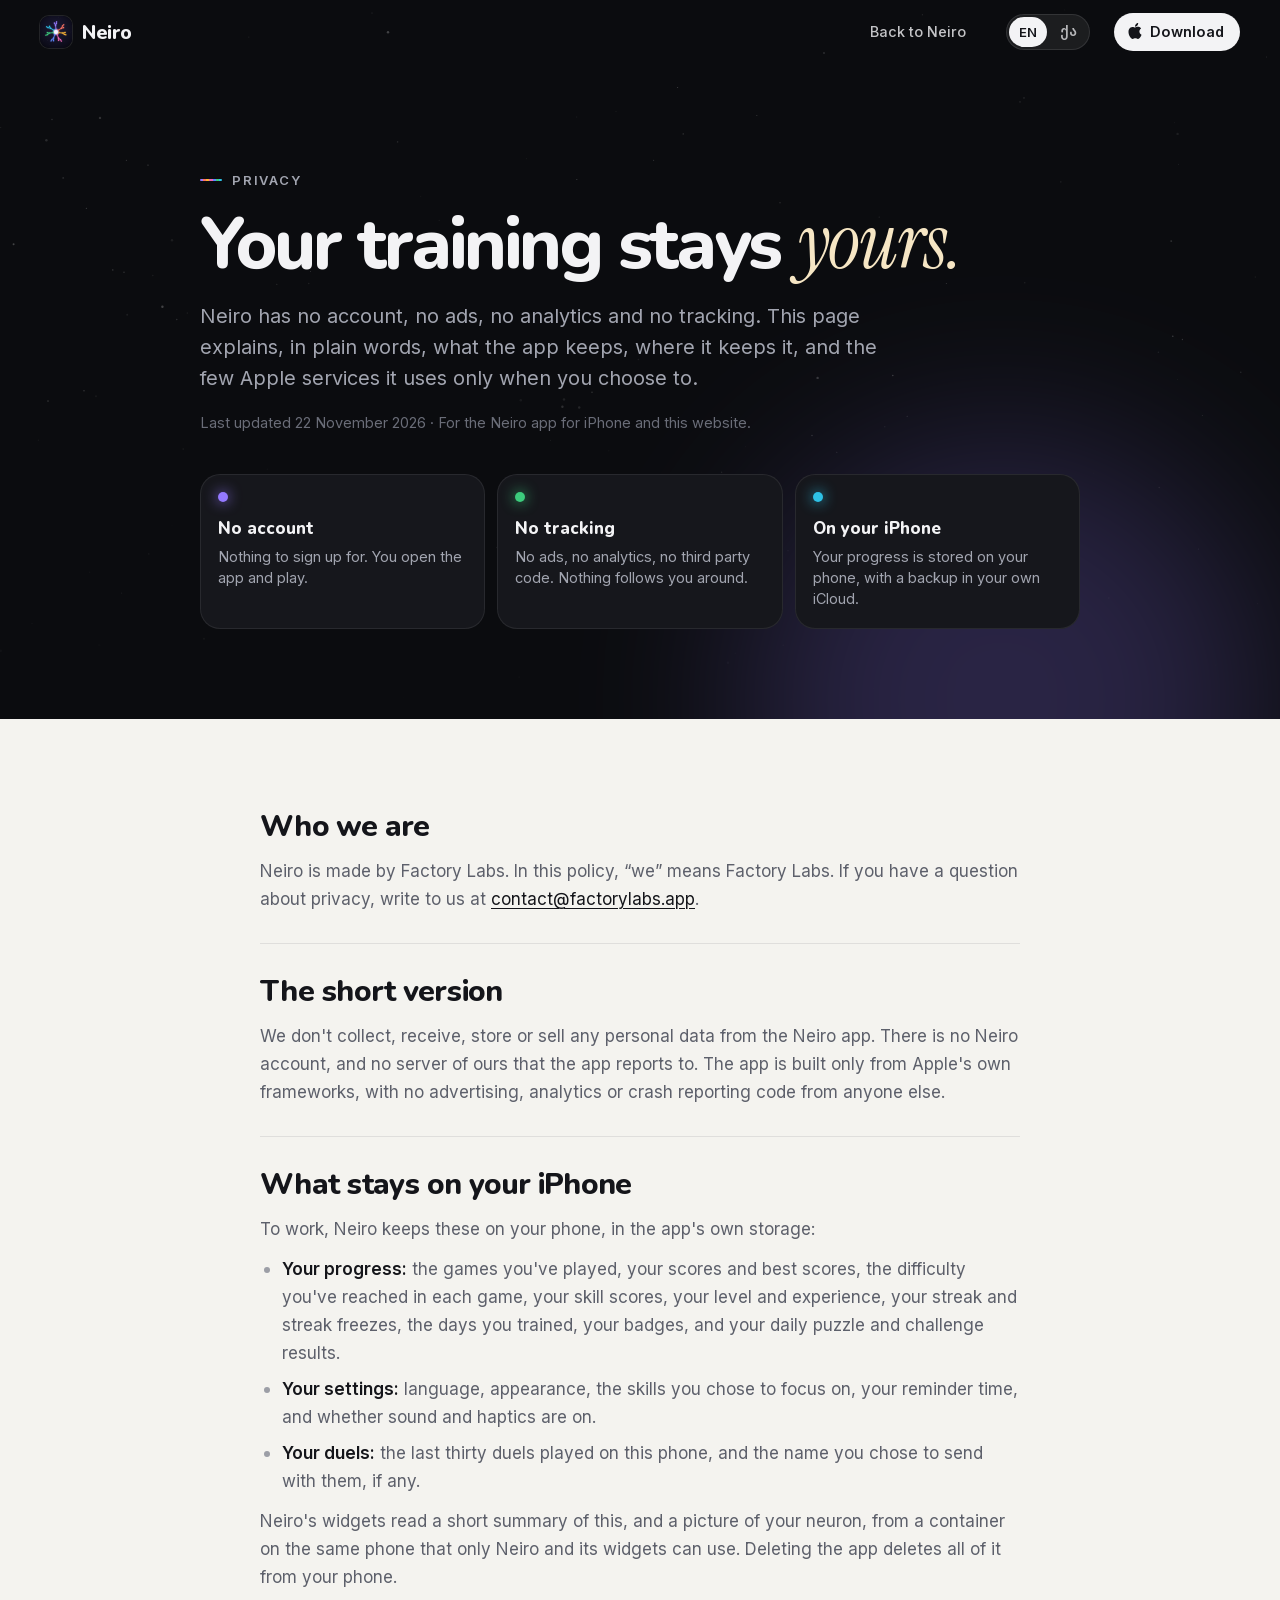
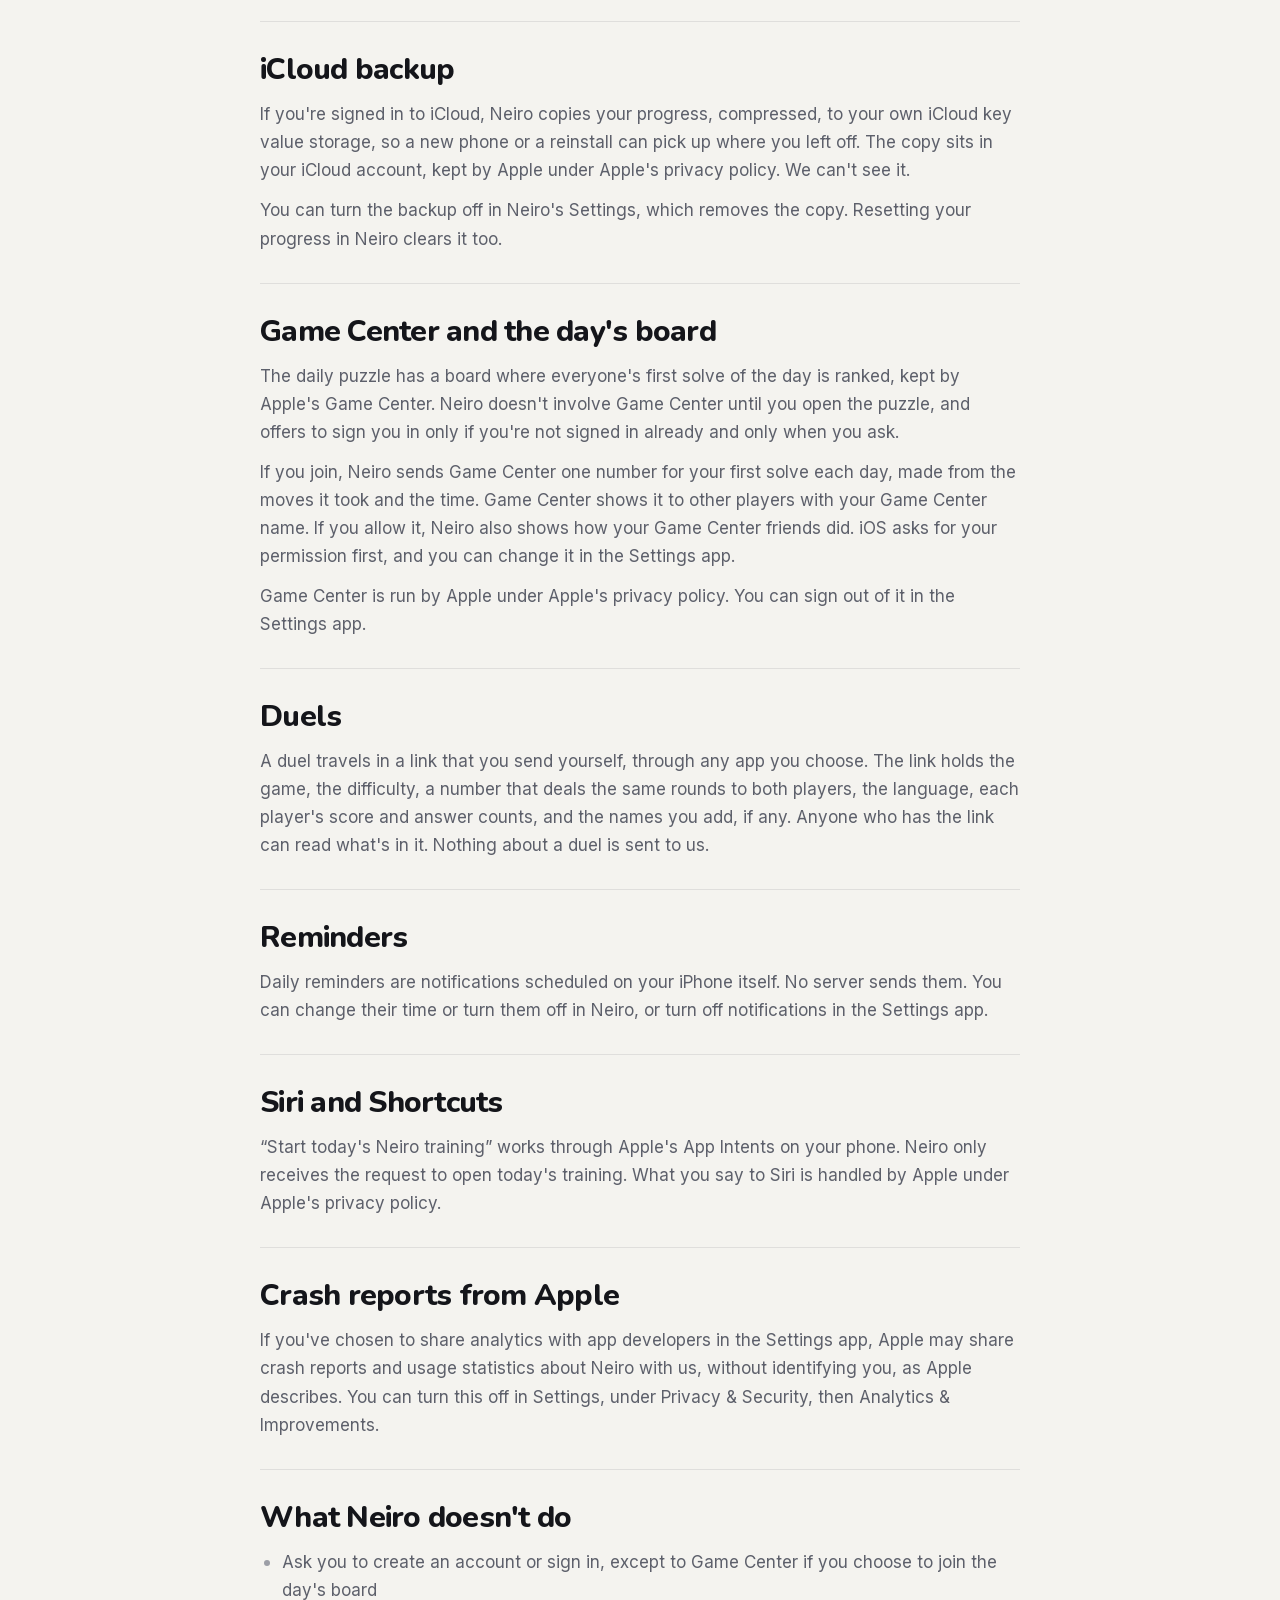
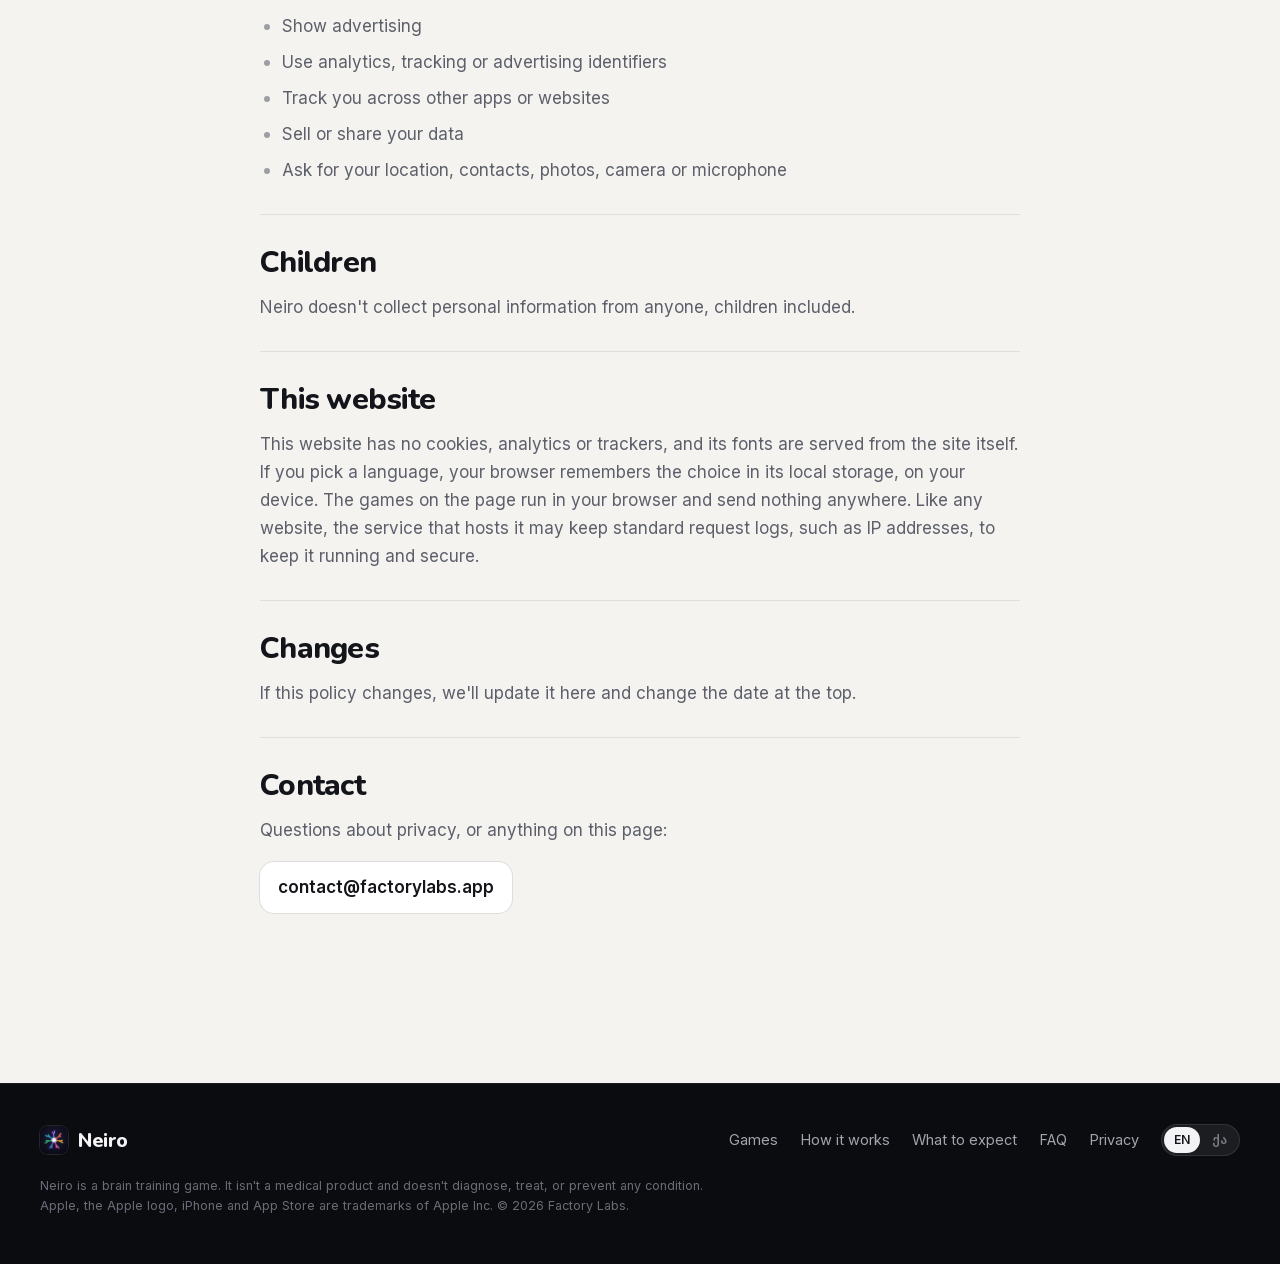
<file: privacy.html>
<!doctype html>
<html lang="en">
<head>
  <meta charset="utf-8">
  <meta name="viewport" content="width=device-width, initial-scale=1, viewport-fit=cover">
  <script>
    (function () {
      var d = document.documentElement, l = null, q = null, s = null;
      try { q = new URLSearchParams(location.search).get('lang'); } catch (e) {}
      try { s = localStorage.getItem('neiro.lang'); } catch (e) {}
      if (q === 'en' || q === 'ka') l = q;
      else if (s === 'en' || s === 'ka') l = s;
      else l = (navigator.languages || [navigator.language || '']).some(function (x) { return /^ka\b/i.test(x); }) ? 'ka' : 'en';
      d.lang = l;
      if (l === 'ka') {
        d.className += ' lang-pending';
        setTimeout(function () { d.classList.remove('lang-pending'); }, 2500);
      }
    })();
  </script>
  <title data-i18n="privacy.title">Privacy policy · Neiro</title>
  <meta name="description" data-i18n-content="privacy.desc" content="How Neiro handles your data: no account, no tracking, no ads. Your training stays on your iPhone.">
  <meta name="theme-color" content="#0B0C0F">
  <link rel="alternate" hreflang="en" href="privacy.html?lang=en">
  <link rel="alternate" hreflang="ka" href="privacy.html?lang=ka">
  <link rel="icon" type="image/png" sizes="32x32" href="assets/img/icon-32.png">
  <link rel="apple-touch-icon" href="assets/img/icon-180.png">
  <link rel="preload" href="assets/fonts/nunito-var.woff2" as="font" type="font/woff2" crossorigin>
  <link rel="stylesheet" href="assets/css/styles.css">
</head>
<body>
  <a class="skip" href="#main" data-i18n="skip">Skip to content</a>

  <header class="nav" id="nav" data-on="night">
    <div class="nav-inner container">
      <a class="brand" href="index.html">
        <img src="assets/img/icon-64.png" width="32" height="32" alt="">
        <span>Neiro</span>
      </a>
      <a class="nav-back" href="index.html" data-i18n="privacy.back">Back to Neiro</a>
      <div class="lang-switch" role="group" aria-label="Language" data-i18n-aria="nav.lang">
        <button type="button" data-lang="en" lang="en" aria-pressed="true">EN</button>
        <button type="button" data-lang="ka" lang="ka" aria-pressed="false">ქა</button>
      </div>
      <a class="nav-cta" data-appstore href="https://apps.apple.com/app/id6838035042" aria-label="Download Neiro on the App Store" data-i18n-aria="appstore.aria">
        <svg viewBox="0 0 24 24" aria-hidden="true"><use href="#apple"/></svg>
        <span data-i18n="nav.download">Download</span>
      </a>
    </div>
  </header>

  <svg width="0" height="0" style="position:absolute" aria-hidden="true">
    <symbol id="apple" viewBox="0 0 24 24"><path fill="currentColor" d="M12.152 6.896c-.948 0-2.415-1.078-3.96-1.04-2.04.027-3.91 1.183-4.961 3.014-2.117 3.675-.546 9.103 1.519 12.09 1.013 1.454 2.208 3.09 3.792 3.039 1.52-.065 2.09-.987 3.935-.987 1.831 0 2.35.987 3.96.948 1.637-.026 2.676-1.48 3.676-2.948 1.156-1.688 1.636-3.325 1.662-3.415-.039-.013-3.182-1.221-3.22-4.857-.026-3.04 2.48-4.494 2.597-4.559-1.429-2.09-3.623-2.324-4.39-2.376-2-.156-3.675 1.09-4.61 1.09zM15.53 3.83c.843-1.012 1.4-2.427 1.245-3.83-1.207.052-2.662.805-3.532 1.818-.78.896-1.454 2.338-1.273 3.714 1.338.104 2.715-.688 3.559-1.701"/></symbol>
  </svg>

  <main id="main">

    <!-- English -->
    <div data-lang-block="en">
      <section class="legal-hero night" data-theme="night">
        <div class="hero-sky" aria-hidden="true"><span class="glow glow-c"></span></div>
        <div class="container">
          <p class="eyebrow">Privacy</p>
          <h1 class="display">Your training stays <em>yours.</em></h1>
          <p class="lead">Neiro has no account, no ads, no analytics and no tracking. This page explains, in plain words, what the app keeps, where it keeps it, and the few Apple services it uses only when you choose to.</p>
          <p class="legal-date">Last updated 22 November 2026 · For the Neiro app for iPhone and this website.</p>
          <ul class="legal-points">
            <li style="--c: var(--memory)"><b>No account</b><span>Nothing to sign up for. You open the app and play.</span></li>
            <li style="--c: var(--math)"><b>No tracking</b><span>No ads, no analytics, no third party code. Nothing follows you around.</span></li>
            <li style="--c: var(--words)"><b>On your iPhone</b><span>Your progress is stored on your phone, with a backup in your own iCloud.</span></li>
          </ul>
        </div>
      </section>

      <section class="legal paper" data-theme="paper">
        <div class="container">
          <article>
            <section>
              <h2>Who we are</h2>
              <p>Neiro is made by Factory Labs. In this policy, “we” means Factory Labs. If you have a question about privacy, write to us at <a href="mailto:contact@factorylabs.app">contact@factorylabs.app</a>.</p>
            </section>
            <section>
              <h2>The short version</h2>
              <p>We don't collect, receive, store or sell any personal data from the Neiro app. There is no Neiro account, and no server of ours that the app reports to. The app is built only from Apple's own frameworks, with no advertising, analytics or crash reporting code from anyone else.</p>
            </section>
            <section>
              <h2>What stays on your iPhone</h2>
              <p>To work, Neiro keeps these on your phone, in the app's own storage:</p>
              <ul>
                <li><strong>Your progress:</strong> the games you've played, your scores and best scores, the difficulty you've reached in each game, your skill scores, your level and experience, your streak and streak freezes, the days you trained, your badges, and your daily puzzle and challenge results.</li>
                <li><strong>Your settings:</strong> language, appearance, the skills you chose to focus on, your reminder time, and whether sound and haptics are on.</li>
                <li><strong>Your duels:</strong> the last thirty duels played on this phone, and the name you chose to send with them, if any.</li>
              </ul>
              <p>Neiro's widgets read a short summary of this, and a picture of your neuron, from a container on the same phone that only Neiro and its widgets can use. Deleting the app deletes all of it from your phone.</p>
            </section>
            <section>
              <h2>iCloud backup</h2>
              <p>If you're signed in to iCloud, Neiro copies your progress, compressed, to your own iCloud key value storage, so a new phone or a reinstall can pick up where you left off. The copy sits in your iCloud account, kept by Apple under Apple's privacy policy. We can't see it.</p>
              <p>You can turn the backup off in Neiro's Settings, which removes the copy. Resetting your progress in Neiro clears it too.</p>
            </section>
            <section>
              <h2>Game Center and the day's board</h2>
              <p>The daily puzzle has a board where everyone's first solve of the day is ranked, kept by Apple's Game Center. Neiro doesn't involve Game Center until you open the puzzle, and offers to sign you in only if you're not signed in already and only when you ask.</p>
              <p>If you join, Neiro sends Game Center one number for your first solve each day, made from the moves it took and the time. Game Center shows it to other players with your Game Center name. If you allow it, Neiro also shows how your Game Center friends did. iOS asks for your permission first, and you can change it in the Settings app.</p>
              <p>Game Center is run by Apple under Apple's privacy policy. You can sign out of it in the Settings app.</p>
            </section>
            <section>
              <h2>Duels</h2>
              <p>A duel travels in a link that you send yourself, through any app you choose. The link holds the game, the difficulty, a number that deals the same rounds to both players, the language, each player's score and answer counts, and the names you add, if any. Anyone who has the link can read what's in it. Nothing about a duel is sent to us.</p>
            </section>
            <section>
              <h2>Reminders</h2>
              <p>Daily reminders are notifications scheduled on your iPhone itself. No server sends them. You can change their time or turn them off in Neiro, or turn off notifications in the Settings app.</p>
            </section>
            <section>
              <h2>Siri and Shortcuts</h2>
              <p>“Start today's Neiro training” works through Apple's App Intents on your phone. Neiro only receives the request to open today's training. What you say to Siri is handled by Apple under Apple's privacy policy.</p>
            </section>
            <section>
              <h2>Crash reports from Apple</h2>
              <p>If you've chosen to share analytics with app developers in the Settings app, Apple may share crash reports and usage statistics about Neiro with us, without identifying you, as Apple describes. You can turn this off in Settings, under Privacy &amp; Security, then Analytics &amp; Improvements.</p>
            </section>
            <section>
              <h2>What Neiro doesn't do</h2>
              <ul>
                <li>Ask you to create an account or sign in, except to Game Center if you choose to join the day's board</li>
                <li>Show advertising</li>
                <li>Use analytics, tracking or advertising identifiers</li>
                <li>Track you across other apps or websites</li>
                <li>Sell or share your data</li>
                <li>Ask for your location, contacts, photos, camera or microphone</li>
              </ul>
            </section>
            <section>
              <h2>Children</h2>
              <p>Neiro doesn't collect personal information from anyone, children included.</p>
            </section>
            <section>
              <h2>This website</h2>
              <p>This website has no cookies, analytics or trackers, and its fonts are served from the site itself. If you pick a language, your browser remembers the choice in its local storage, on your device. The games on the page run in your browser and send nothing anywhere. Like any website, the service that hosts it may keep standard request logs, such as IP addresses, to keep it running and secure.</p>
            </section>
            <section>
              <h2>Changes</h2>
              <p>If this policy changes, we'll update it here and change the date at the top.</p>
            </section>
            <section>
              <h2>Contact</h2>
              <p>Questions about privacy, or anything on this page:</p>
              <a class="legal-contact" href="mailto:contact@factorylabs.app">contact@factorylabs.app</a>
            </section>
          </article>
        </div>
      </section>
    </div>

    <!-- Georgian -->
    <div data-lang-block="ka" lang="ka" hidden>
      <section class="legal-hero night" data-theme="night">
        <div class="hero-sky" aria-hidden="true"><span class="glow glow-c"></span></div>
        <div class="container">
          <p class="eyebrow">კონფიდენციალურობა</p>
          <h1 class="display">თქვენი ვარჯიში <em>თქვენია.</em></h1>
          <p class="lead">Neiro არც ანგარიშს ითხოვს და არც რეკლამას, ანალიტიკას ან თვალთვალს იყენებს. ეს გვერდი მარტივი სიტყვებით გიხსნით, რას ინახავს აპი, სად ინახავს და Apple კომპანიის რომელ სერვისებს იყენებს მხოლოდ მაშინ, როცა თავად აირჩევთ.</p>
          <p class="legal-date">ბოლო განახლება: 2026 წლის 22 ნოემბერი · ეხება Neiro აპს iPhone ტელეფონისთვის და ამ ვებგვერდს.</p>
          <ul class="legal-points">
            <li style="--c: var(--memory)"><b>ანგარიშის გარეშე</b><span>რეგისტრაცია არ გჭირდებათ. ხსნით აპს და თამაშობთ.</span></li>
            <li style="--c: var(--math)"><b>თვალთვალის გარეშე</b><span>არც რეკლამა, არც ანალიტიკა, არც სხვისი კოდი. არაფერი დაგდევთ.</span></li>
            <li style="--c: var(--words)"><b>თქვენს ტელეფონზე</b><span>პროგრესი თქვენს ტელეფონზე ინახება, მისი ასლი კი თქვენს საკუთარ iCloud ანგარიშში.</span></li>
          </ul>
        </div>
      </section>

      <section class="legal paper" data-theme="paper">
        <div class="container">
          <article>
            <section>
              <h2>ვინ ვართ</h2>
              <p>Neiro შექმნილია Factory Labs კომპანიის მიერ. ამ პოლიტიკაში „ჩვენ“ Factory Labs კომპანიას ნიშნავს. კონფიდენციალურობასთან დაკავშირებული კითხვებით მოგვწერეთ: <a href="mailto:contact@factorylabs.app">contact@factorylabs.app</a>.</p>
            </section>
            <section>
              <h2>მოკლედ</h2>
              <p>Neiro აპიდან არანაირ პერსონალურ მონაცემს არ ვაგროვებთ, არ ვიღებთ, არ ვინახავთ და არ ვყიდით. Neiro ანგარიში არ არსებობს და არც ჩვენი სერვერი, რომელსაც აპი რამეს უგზავნის. აპი მხოლოდ Apple კომპანიის საკუთარი ფრეიმვორკებითაა აწყობილი, სხვისი სარეკლამო, ანალიტიკური ან შეცდომების აღრიცხვის კოდის გარეშე.</p>
            </section>
            <section>
              <h2>რა რჩება თქვენს ტელეფონზე</h2>
              <p>სამუშაოდ Neiro თქვენს ტელეფონზე, აპის საკუთარ საცავში ინახავს:</p>
              <ul>
                <li><strong>თქვენს პროგრესს:</strong> ნათამაშებ თამაშებს, ქულებსა და რეკორდებს, თითოეულ თამაშში მიღწეულ სირთულეს, უნარების ქულებს, დონესა და გამოცდილებას, სერიასა და სერიის დაცვას, ვარჯიშის დღეებს, სამკერდე ნიშნებს და დღის თავსატეხისა და გამოწვევის შედეგებს.</li>
                <li><strong>თქვენს პარამეტრებს:</strong> ენას, გარეგნობას, არჩეულ უნარებს, შეხსენების დროს და იმას, ჩართულია თუ არა ხმა და ვიბრაცია.</li>
                <li><strong>თქვენს დუელებს:</strong> ამ ტელეფონზე ნათამაშებ ბოლო ოცდაათ დუელს და სახელს, რომელსაც მათთან ერთად აგზავნით, თუ მიუთითეთ.</li>
              </ul>
              <p>Neiro ვიჯეტები ამის მოკლე შეჯამებას და თქვენი ნეირონის სურათს იმავე ტელეფონზე არსებული საცავიდან კითხულობს, რომლის გამოყენებაც მხოლოდ Neiro აპსა და მის ვიჯეტებს შეუძლიათ. აპის წაშლით ეს ყველაფერი ტელეფონიდან იშლება.</p>
            </section>
            <section>
              <h2>iCloud სარეზერვო ასლი</h2>
              <p>თუ iCloud ანგარიშით ხართ შესული, Neiro თქვენი პროგრესის შეკუმშულ ასლს თქვენს საკუთარ iCloud საცავში ინახავს, რომ ახალმა ტელეფონმა ან ხელახლა დაყენებულმა აპმა იქიდან გააგრძელოს, სადაც გაჩერდით. ასლი თქვენს iCloud ანგარიშშია და მას Apple ინახავს Apple კომპანიის კონფიდენციალურობის პოლიტიკის მიხედვით. ჩვენ მას ვერ ვხედავთ.</p>
              <p>სარეზერვო ასლის გამორთვა Neiro პარამეტრებში შეგიძლიათ, რაც ასლს წაშლის. პროგრესის თავიდან დაწყებაც მას წაშლის.</p>
            </section>
            <section>
              <h2>Game Center და დღის დაფა</h2>
              <p>დღის თავსატეხს აქვს დაფა, სადაც ყველას დღის პირველი ამოხსნა ფასდება. მას Apple კომპანიის Game Center სერვისი ინახავს. სანამ თავსატეხს არ გახსნით, Neiro Game Center სერვისს არ მიმართავს, შესვლას კი მხოლოდ მაშინ შემოგთავაზებთ, თუ უკვე შესული არ ხართ და თავად ითხოვთ.</p>
              <p>თუ შეუერთდებით, Neiro ყოველდღე თქვენი პირველი ამოხსნისთვის Game Center სერვისს ერთ რიცხვს უგზავნის, რომელიც სვლების რაოდენობიდან და დროიდან შედგება. Game Center მას სხვა მოთამაშეებს თქვენი Game Center სახელით აჩვენებს. თუ ნებას დართავთ, Neiro იმასაც აჩვენებს, როგორ ითამაშეს თქვენმა Game Center მეგობრებმა. iOS ჯერ ნებართვას გკითხავთ, მისი შეცვლა კი პარამეტრების აპში შეგიძლიათ.</p>
              <p>Game Center სერვისს Apple მართავს Apple კომპანიის კონფიდენციალურობის პოლიტიკის მიხედვით. მისგან გამოსვლა პარამეტრების აპში შეგიძლიათ.</p>
            </section>
            <section>
              <h2>დუელები</h2>
              <p>დუელი იმ ბმულშია, რომელსაც თავად აგზავნით, თქვენ მიერ არჩეული ნებისმიერი აპით. ბმული შეიცავს თამაშს, სირთულეს, რიცხვს, რომელიც ორივე მოთამაშეს ერთსა და იმავე რაუნდებს ურიგებს, ენას, თითოეული მოთამაშის ქულასა და პასუხების რაოდენობას და სახელებს, თუ მიუთითეთ. ვისაც ბმული აქვს, მის შინაარსს წაიკითხავს. დუელის შესახებ ჩვენთან არაფერი იგზავნება.</p>
            </section>
            <section>
              <h2>შეხსენებები</h2>
              <p>ყოველდღიური შეხსენებები თავად თქვენს ტელეფონზე იგეგმება. მათ არცერთი სერვერი არ აგზავნის. მათი დროის შეცვლა ან გამორთვა Neiro აპში შეგიძლიათ, შეტყობინებების გამორთვა კი პარამეტრების აპში.</p>
            </section>
            <section>
              <h2>Siri და Shortcuts</h2>
              <p>დღის ვარჯიშის დაწყება Apple კომპანიის App Intents ტექნოლოგიით თქვენს ტელეფონზე მუშაობს. Neiro მხოლოდ დღის ვარჯიშის გახსნის მოთხოვნას იღებს. რასაც Siri ასისტენტს ეუბნებით, მას Apple ამუშავებს Apple კომპანიის კონფიდენციალურობის პოლიტიკის მიხედვით.</p>
            </section>
            <section>
              <h2>შეცდომების ანგარიშები Apple კომპანიისგან</h2>
              <p>თუ პარამეტრების აპში აირჩიეთ აპების შემქმნელებისთვის ანალიტიკის გაზიარება, Apple შეიძლება Neiro აპის შეცდომების ანგარიშები და გამოყენების სტატისტიკა გაგვიზიაროს თქვენი ვინაობის გარეშე, როგორც ამას Apple აღწერს. ამის გამორთვა პარამეტრებში შეგიძლიათ: Privacy &amp; Security, შემდეგ Analytics &amp; Improvements.</p>
            </section>
            <section>
              <h2>რას არ აკეთებს Neiro</h2>
              <ul>
                <li>არ გთხოვთ ანგარიშის შექმნას ან შესვლას, გარდა Game Center სერვისისა, თუ დღის დაფას შეუერთდებით</li>
                <li>არ აჩვენებს რეკლამას</li>
                <li>არ იყენებს ანალიტიკას, თვალთვალს ან სარეკლამო იდენტიფიკატორებს</li>
                <li>არ გითვალთვალებთ სხვა აპებსა და ვებგვერდებზე</li>
                <li>არ ყიდის და არ აზიარებს თქვენს მონაცემებს</li>
                <li>არ ითხოვს თქვენს მდებარეობას, კონტაქტებს, ფოტოებს, კამერას ან მიკროფონს</li>
              </ul>
            </section>
            <section>
              <h2>ბავშვები</h2>
              <p>Neiro არავისგან, მათ შორის ბავშვებისგან, პერსონალურ ინფორმაციას არ აგროვებს.</p>
            </section>
            <section>
              <h2>ეს ვებგვერდი</h2>
              <p>ამ ვებგვერდს არც ქუქიები აქვს, არც ანალიტიკა და არც თვალთვალი, შრიფტები კი თავად საიტიდან იტვირთება. თუ ენას აირჩევთ, ბრაუზერი ამ არჩევანს თავის ლოკალურ საცავში, თქვენს მოწყობილობაზე იმახსოვრებს. გვერდზე არსებული თამაშები თქვენს ბრაუზერში მუშაობს და არსად არაფერს აგზავნის. როგორც ნებისმიერი ვებგვერდის შემთხვევაში, ჰოსტინგის სერვისმა შეიძლება შეინახოს მოთხოვნების სტანდარტული ჟურნალი, მაგალითად, IP მისამართები, საიტის მუშაობისა და უსაფრთხოებისთვის.</p>
            </section>
            <section>
              <h2>ცვლილებები</h2>
              <p>თუ ეს პოლიტიკა შეიცვლება, აქვე განვაახლებთ და ზემოთ თარიღს შევცვლით.</p>
            </section>
            <section>
              <h2>კონტაქტი</h2>
              <p>კითხვები კონფიდენციალურობაზე ან ამ გვერდზე:</p>
              <a class="legal-contact" href="mailto:contact@factorylabs.app">contact@factorylabs.app</a>
            </section>
          </article>
        </div>
      </section>
    </div>
  </main>

  <footer class="footer night" data-theme="night">
    <div class="container footer-inner">
      <a class="brand" href="index.html">
        <img src="assets/img/icon-64.png" width="28" height="28" alt="">
        <span>Neiro</span>
      </a>
      <nav class="footer-links" aria-label="Footer" data-i18n-aria="footer.nav">
        <a href="index.html#games" data-i18n="footer.games">Games</a>
        <a href="index.html#how" data-i18n="footer.how">How it works</a>
        <a href="index.html#promise" data-i18n="footer.promise">What to expect</a>
        <a href="index.html#faq" data-i18n="footer.faq">FAQ</a>
        <a href="privacy.html" data-i18n="footer.privacy">Privacy</a>
        <span class="lang-switch small" role="group" aria-label="Language" data-i18n-aria="nav.lang">
          <button type="button" data-lang="en" lang="en" aria-pressed="true">EN</button>
          <button type="button" data-lang="ka" lang="ka" aria-pressed="false">ქა</button>
        </span>
      </nav>
      <p class="footer-small" data-i18n="footer.small">Neiro is a brain training game. It isn't a medical product and doesn't diagnose, treat, or prevent any condition.<br>Apple, the Apple logo, iPhone and App Store are trademarks of Apple Inc. © 2026 Factory Labs.</p>
    </div>
  </footer>

  <script type="module" src="assets/js/page.js"></script>
</body>
</html>
</file>
<file: assets/css/styles.css>
/* Neiro website
   Ink on warm paper, chalk on night: the interface stays quiet so colour can belong to the
   seven skills, as in the app (Core/DesignSystem/Theme.swift). */

@font-face {
  font-family: "Nunito";
  src: url("../fonts/nunito-var.woff2") format("woff2");
  font-weight: 600 900;
  font-style: normal;
  font-display: swap;
}
@font-face {
  font-family: "Instrument Serif";
  src: url("../fonts/instrument-serif-italic.woff2") format("woff2");
  font-weight: 400;
  font-style: italic;
  font-display: swap;
}
@font-face {
  font-family: "Inter";
  src: url("../fonts/inter-var.woff2") format("woff2");
  font-weight: 400 700;
  font-style: normal;
  font-display: swap;
}

:root {
  --font-display: ui-rounded, "SF Pro Rounded", "Nunito", system-ui, sans-serif;
  --font-text: -apple-system, BlinkMacSystemFont, "SF Pro Text", "Inter", "Segoe UI", Roboto, "Helvetica Neue", sans-serif;
  --font-serif: "Instrument Serif", "Iowan Old Style", Georgia, serif;

  --night: #0B0C0F;
  --night-top: #10131F;
  --night-bottom: #090B14;
  --slate: #16171C;
  --slate-2: #1D1F25;
  --chalk: #F3F3F5;
  --chalk-2: #A2A5B0;
  --chalk-3: #6A6D78;

  --paper: #F4F3EF;
  --paper-2: #EAE8E2;
  --card: #FFFFFF;
  --ink: #14151A;
  --ink-2: #5D606B;
  --ink-3: #9C9EA6;

  --gold: #F5C04A;
  --starlight: #FFF4D6;
  --ice: #9FD8EE;
  --flame: #FF8A3D;
  --correct: #34D27B;
  --wrong: #FF6369;

  --radius-card: 26px;
  --radius-tile: 18px;
  --radius-small: 12px;

  --gutter: clamp(20px, 4vw, 40px);
  --section-y: clamp(96px, 11vw, 168px);
  --ease: cubic-bezier(.2, .7, .2, 1);
  --spring: cubic-bezier(.34, 1.4, .64, 1);
}

/* Each section owns its theme; skill colours follow, tuned for light and dark as in the app. */
.night, [data-theme="night"] {
  --bg: var(--night);
  --text: var(--chalk);
  --text-2: var(--chalk-2);
  --text-3: var(--chalk-3);
  --line: rgba(255, 255, 255, .08);
  --surface: var(--slate);
  --surface-2: var(--slate-2);
  --em: #F6E6C4;
  --memory: #9479FF;
  --attention: #FF7262;
  --speed: #FFB534;
  --flexibility: #F266B3;
  --problem: #5B85FF;
  --math: #3CCB7C;
  --words: #2EC1E6;
  color-scheme: dark;
}
.paper, [data-theme="paper"] {
  --bg: var(--paper);
  --text: var(--ink);
  --text-2: var(--ink-2);
  --text-3: var(--ink-3);
  --line: rgba(20, 21, 26, .09);
  --surface: var(--card);
  --surface-2: var(--paper-2);
  --em: #5D606B;
  --memory: #7B5CFA;
  --attention: #F25C4B;
  --speed: #F29D12;
  --flexibility: #DE4C9C;
  --problem: #3B6BF5;
  --math: #22A861;
  --words: #139FC4;
  --gold: #D69E14;
  color-scheme: light;
}

*, *::before, *::after { box-sizing: border-box; }
html { -webkit-text-size-adjust: 100%; scroll-behavior: smooth; scroll-padding-top: 72px; }
@media (prefers-reduced-motion: reduce) { html { scroll-behavior: auto; } }
body {
  margin: 0;
  background: var(--night);
  color: var(--chalk);
  font-family: var(--font-text);
  font-size: 17px;
  line-height: 1.55;
  -webkit-font-smoothing: antialiased;
  -moz-osx-font-smoothing: grayscale;
  text-rendering: optimizeLegibility;
  overflow-x: hidden;
}
img, svg, canvas { display: block; max-width: 100%; }
a { color: inherit; text-decoration: none; }
button { font: inherit; color: inherit; }
h1, h2, h3, p, ul, ol, dl, dd, figure { margin: 0; }
ul, ol { padding: 0; list-style: none; }
:focus-visible { outline: 2.5px solid var(--problem, #5B85FF); outline-offset: 3px; border-radius: 8px; }

.skip {
  position: absolute; left: 12px; top: -60px; z-index: 100;
  background: #fff; color: #000; padding: 10px 16px; border-radius: 10px; font-weight: 600;
}
.skip:focus { top: 12px; }

.container { width: min(1200px, 100% - 2 * var(--gutter)); margin-inline: auto; }

section { position: relative; background: var(--bg); color: var(--text); padding-block: var(--section-y); }

/* Type ------------------------------------------------------------------------------- */

.display, h2, .h3, .demo h3, .duo-card h3 {
  font-family: var(--font-display);
  font-weight: 800;
  color: var(--text);
}
.display {
  font-size: clamp(46px, 6.4vw, 94px);
  line-height: .98;
  letter-spacing: -.042em;
}
h2 {
  font-size: clamp(36px, 4.7vw, 66px);
  line-height: 1.02;
  letter-spacing: -.036em;
  text-wrap: balance;
}
.h3 { font-size: clamp(28px, 3vw, 40px); line-height: 1.06; letter-spacing: -.03em; }
.display em, h2 em, .h3 em, h3 em, .promise-quote em, .lead em {
  font-family: var(--font-serif);
  font-style: italic;
  font-weight: 400;
  letter-spacing: -.012em;
  color: var(--em);
  font-size: 1.07em;
  line-height: .9;
}
.lead em { font-size: 1.1em; line-height: 1; }
.eyebrow {
  font-size: 13px;
  font-weight: 600;
  letter-spacing: .14em;
  text-transform: uppercase;
  color: var(--text-2);
  margin-bottom: 18px;
  display: flex; align-items: center; gap: 10px;
}
.eyebrow::before {
  content: ""; width: 22px; height: 2px; border-radius: 2px;
  background: linear-gradient(90deg, var(--memory) 0 14.28%, var(--attention) 0 28.57%, var(--speed) 0 42.85%, var(--flexibility) 0 57.14%, var(--problem) 0 71.42%, var(--math) 0 85.71%, var(--words) 0);
}
.center .eyebrow { justify-content: center; }
.lead {
  font-size: clamp(18px, 1.55vw, 21px);
  line-height: 1.55;
  color: var(--text-2);
  max-width: 36em;
  text-wrap: pretty;
}
.lead.small { font-size: 17px; }
.section-head { margin-bottom: clamp(48px, 6vw, 80px); max-width: 780px; }
.section-head h2 + .lead { margin-top: 22px; }
.section-head.center { text-align: center; margin-inline: auto; }
.section-head.center .lead { margin-inline: auto; }

/* Navigation ------------------------------------------------------------------------- */

.nav {
  position: fixed; inset: 0 0 auto 0; z-index: 50;
  height: 64px;
  color: var(--chalk);
  transition: background-color .35s var(--ease), color .35s var(--ease), box-shadow .35s var(--ease), transform .4s var(--ease);
}
.nav.scrolled {
  background: rgba(11, 12, 15, .7);
  -webkit-backdrop-filter: saturate(160%) blur(18px);
  backdrop-filter: saturate(160%) blur(18px);
  box-shadow: 0 1px 0 rgba(255, 255, 255, .07);
}
.nav[data-on="paper"].scrolled {
  background: rgba(244, 243, 239, .78);
  color: var(--ink);
  box-shadow: 0 1px 0 rgba(20, 21, 26, .08);
}
.nav-inner { height: 100%; display: flex; align-items: center; gap: 24px; }
.brand { display: inline-flex; align-items: center; gap: 10px; font-family: var(--font-display); font-weight: 800; font-size: 20px; letter-spacing: -.02em; }
.brand img { border-radius: 9px; box-shadow: 0 0 0 1px rgba(255, 255, 255, .1); }
.nav-links { display: flex; gap: 4px; margin-left: auto; }
.nav-links a {
  font-size: 14.5px; font-weight: 500; padding: 8px 12px; border-radius: 999px;
  opacity: .78; transition: opacity .2s, background-color .2s;
}
.nav-links a:hover { opacity: 1; background: rgba(127, 127, 127, .12); }
.nav-cta {
  display: inline-flex; align-items: center; gap: 7px;
  height: 38px; padding: 0 16px 0 13px; border-radius: 999px;
  background: var(--chalk); color: var(--ink);
  font-size: 14.5px; font-weight: 600;
  transition: transform .2s var(--ease), background-color .3s;
}
.nav-cta svg { width: 16px; height: 16px; margin-top: -2px; }
.nav-cta:hover { transform: translateY(-1px); }
.nav[data-on="paper"].scrolled .nav-cta { background: var(--ink); color: #fff; }

/* Buttons ---------------------------------------------------------------------------- */

.appstore {
  display: inline-flex; align-items: center; gap: 10px;
  height: 58px; padding: 0 24px 0 18px; border-radius: 16px;
  background: #000; color: #fff;
  box-shadow: 0 0 0 1px rgba(255, 255, 255, .2), 0 14px 34px -14px rgba(0, 0, 0, .8);
  transition: transform .25s var(--ease), box-shadow .25s var(--ease);
}
.appstore svg { width: 28px; height: 28px; margin-top: -3px; }
.appstore span { display: flex; flex-direction: column; line-height: 1.05; }
.appstore small { font-size: 11.5px; font-weight: 500; letter-spacing: .01em; opacity: .92; }
.appstore strong { font-family: var(--font-text); font-size: 23px; font-weight: 600; letter-spacing: -.02em; }
.appstore:hover { transform: translateY(-2px); box-shadow: 0 0 0 1px rgba(255, 255, 255, .32), 0 18px 40px -14px rgba(0, 0, 0, .9); }

.btn-ghost {
  display: inline-flex; align-items: center; gap: 12px;
  height: 58px; padding: 0 22px; border-radius: 999px;
  font-weight: 600; font-size: 16.5px; color: var(--text);
  box-shadow: inset 0 0 0 1.5px var(--line);
  transition: background-color .25s, box-shadow .25s;
}
.btn-ghost:hover { background: rgba(255, 255, 255, .06); box-shadow: inset 0 0 0 1.5px rgba(255, 255, 255, .22); }
.play-dot {
  width: 26px; height: 26px; border-radius: 50%;
  background: var(--chalk); position: relative; flex: none;
}
.play-dot::after {
  content: ""; position: absolute; left: 10px; top: 8px;
  border-left: 8px solid var(--ink); border-top: 5px solid transparent; border-bottom: 5px solid transparent;
}

/* The app's main button: a capsule with depth, light along its top edge, a soft gloss, and a
   shadow in its own colour. */
.btn-primary {
  --c: var(--hue, var(--memory));
  position: relative; isolation: isolate;
  display: inline-flex; align-items: center; gap: 12px;
  height: 58px; padding: 0 28px 0 11px; border: 0; border-radius: 999px;
  background: #fff; color: #14151A;
  font-family: var(--font-display); font-weight: 800; font-size: 17.5px; letter-spacing: -.01em;
  cursor: pointer;
  box-shadow: inset 0 1px 0 rgba(255, 255, 255, .95), inset 0 -2px 0 rgba(20, 21, 26, .08), 0 14px 30px -10px color-mix(in srgb, var(--c) 70%, transparent);
  transition: transform .18s var(--ease), box-shadow .18s var(--ease);
}
.btn-primary::before {
  content: ""; position: absolute; inset: 0 0 50% 0; border-radius: 999px 999px 0 0; z-index: -1;
  background: linear-gradient(rgba(255, 255, 255, .7), rgba(255, 255, 255, 0));
}
.btn-primary:hover { transform: translateY(-1px); }
.btn-primary:active { transform: translateY(1px) scale(.985); box-shadow: inset 0 1px 0 rgba(255, 255, 255, .95), 0 6px 14px -8px color-mix(in srgb, var(--c) 70%, transparent); }
.btn-disc {
  width: 38px; height: 38px; border-radius: 50%; flex: none;
  display: grid; place-items: center;
  background: var(--c); color: #fff;
  box-shadow: inset 0 1px 0 rgba(255, 255, 255, .35);
}
.btn-disc svg { width: 18px; height: 18px; margin-left: 2px; }

.btn-small {
  height: 38px; padding: 0 16px; border-radius: 999px; border: 0; cursor: pointer;
  background: rgba(255, 255, 255, .08); color: var(--text);
  font-size: 14.5px; font-weight: 600;
  box-shadow: inset 0 0 0 1px var(--line);
  transition: background-color .2s, transform .15s;
}
.btn-small:hover { background: rgba(255, 255, 255, .14); }
.btn-small:active { transform: scale(.97); }
.btn-small.quiet { background: transparent; color: var(--text-2); }
.paper .btn-small { background: rgba(20, 21, 26, .05); }

.chip {
  display: inline-flex; align-items: center; gap: 7px;
  font-size: 12.5px; font-weight: 600; letter-spacing: .02em;
  padding: 5px 11px 5px 9px; border-radius: 999px;
  color: var(--c, var(--text));
  background: color-mix(in srgb, var(--c, #888) 15%, transparent);
}
.chip::before { content: ""; width: 7px; height: 7px; border-radius: 50%; background: currentColor; }

/* The phone ------------------------------------------------------------------------- */

.phone { --w: 300px; width: var(--w); flex: none; position: relative; }
.phone-frame {
  position: relative;
  padding: calc(var(--w) * .034);
  border-radius: calc(var(--w) * .165);
  background: linear-gradient(145deg, #3a3c43 0%, #1b1c21 22%, #121317 60%, #2a2b31 100%);
  box-shadow:
    inset 0 0 0 1px rgba(255, 255, 255, .14),
    inset 0 0 0 calc(var(--w) * .012) #0c0d10,
    0 calc(var(--w) * .1) calc(var(--w) * .22) calc(var(--w) * -.06) rgba(0, 0, 0, .55),
    0 calc(var(--w) * .03) calc(var(--w) * .06) rgba(0, 0, 0, .25);
}
.phone-frame::before, .phone-frame::after {
  /* Side buttons. */
  content: ""; position: absolute; width: 3px; border-radius: 2px; background: #2b2c31;
}
.phone-frame::before { left: -2px; top: 20%; height: 7%; box-shadow: 0 calc(var(--w) * .2) 0 #2b2c31, 0 calc(var(--w) * .34) 0 #2b2c31; }
.phone-frame::after { right: -2px; top: 27%; height: 11%; }
.phone-screen {
  position: relative; overflow: hidden;
  aspect-ratio: 948 / 2052;
  border-radius: calc(var(--w) * .133);
  background: #0b0c0f;
  transform: translateZ(0);
}
.phone-screen img { position: absolute; inset: 0; width: 100%; height: 100%; object-fit: cover; }
.phone-island {
  position: absolute; left: 50%; top: calc(var(--w) * .058);
  width: calc(var(--w) * .3); height: calc(var(--w) * .088);
  transform: translateX(-50%);
  background: #000; border-radius: 999px;
}
.paper .phone-frame {
  box-shadow:
    inset 0 0 0 1px rgba(255, 255, 255, .14),
    inset 0 0 0 calc(var(--w) * .012) #0c0d10,
    0 calc(var(--w) * .12) calc(var(--w) * .2) calc(var(--w) * -.08) rgba(20, 21, 26, .38),
    0 calc(var(--w) * .02) calc(var(--w) * .04) rgba(20, 21, 26, .12);
}

/* Hero -------------------------------------------------------------------------------- */

.hero {
  padding-top: clamp(112px, 13vw, 150px);
  padding-bottom: 56px;
  overflow: hidden;
  min-height: min(100svh, 1040px);
  display: flex; flex-direction: column; justify-content: center;
}
.hero-sky { position: absolute; inset: 0; pointer-events: none; }
.hero-sky::before {
  content: ""; position: absolute; inset: 0;
  background: url("../img/stars.svg") center / cover no-repeat;
  opacity: .55;
  -webkit-mask-image: linear-gradient(#000 40%, transparent);
  mask-image: linear-gradient(#000 40%, transparent);
}
.glow { position: absolute; border-radius: 50%; filter: blur(90px); opacity: .2; }
.glow-a { width: 520px; height: 520px; left: 48%; top: -180px; background: #FFB534; }
.glow-b { width: 460px; height: 460px; right: -160px; top: 120px; background: #FF7262; opacity: .16; }
.glow-c { width: 520px; height: 520px; left: 58%; bottom: -240px; background: #9479FF; opacity: .22; }

.hero-grid {
  position: relative;
  display: grid; grid-template-columns: minmax(0, 1.05fr) minmax(0, .95fr);
  align-items: center; gap: 40px;
}
.pill {
  display: inline-flex; align-items: center; gap: 10px;
  padding: 7px 14px 7px 10px; border-radius: 999px;
  font-size: 14px; font-weight: 600; color: var(--chalk-2);
  background: rgba(255, 255, 255, .05); box-shadow: inset 0 0 0 1px var(--line);
  margin-bottom: 28px;
}
.spectrum-dots { display: inline-flex; gap: 3px; }
.spectrum-dots i { width: 6px; height: 6px; border-radius: 50%; }
.spectrum-dots i:nth-child(1) { background: var(--memory); }
.spectrum-dots i:nth-child(2) { background: var(--attention); }
.spectrum-dots i:nth-child(3) { background: var(--speed); }
.spectrum-dots i:nth-child(4) { background: var(--flexibility); }
.spectrum-dots i:nth-child(5) { background: var(--problem); }
.spectrum-dots i:nth-child(6) { background: var(--math); }
.spectrum-dots i:nth-child(7) { background: var(--words); }
.hero h1 { max-width: 9.6em; }
.hero .lead { margin-top: 26px; max-width: 30em; }
.cta-row { display: flex; flex-wrap: wrap; align-items: center; gap: 14px; margin-top: 38px; }
.cta-row.center { justify-content: center; }
.hero-facts { display: flex; gap: clamp(22px, 3.4vw, 44px); margin-top: 48px; padding-top: 26px; border-top: 1px solid var(--line); max-width: 480px; }
.hero-facts li { display: flex; flex-direction: column; }
.hero-facts strong { font-family: var(--font-display); font-weight: 800; font-size: 34px; line-height: 1; letter-spacing: -.03em; }
.hero-facts span { font-size: 14px; color: var(--text-2); margin-top: 6px; }

.hero-visual { position: relative; height: clamp(560px, 52vw, 700px); display: grid; place-items: center; }
.hero-neuron {
  position: absolute; left: 50%; top: 50%;
  width: clamp(700px, 74vw, 960px); aspect-ratio: 1;
  max-width: none;
  transform: translate(-50%, -50%);
  pointer-events: none;
  opacity: .95;
  animation: breathe 8.4s ease-in-out infinite alternate;
}
@keyframes breathe { from { transform: translate(-50%, -50%) scale(.994); } to { transform: translate(-50%, -50%) scale(1.012); } }
.hero-phone { --w: clamp(250px, 23vw, 312px); z-index: 2; }
.hero-phone.in .phone-frame { animation: float 7s ease-in-out 1.2s infinite alternate; }
@keyframes float { from { transform: translateY(0); } to { transform: translateY(-10px); } }

.hero-toasts { position: absolute; inset: 0; pointer-events: none; z-index: 3; }
.toast {
  position: absolute;
  display: flex; align-items: center; gap: 10px;
  padding: 9px 14px 9px 9px; border-radius: 16px;
  background: rgba(22, 23, 28, .72);
  -webkit-backdrop-filter: blur(14px) saturate(150%);
  backdrop-filter: blur(14px) saturate(150%);
  box-shadow: inset 0 0 0 1px rgba(255, 255, 255, .1), 0 12px 30px -10px rgba(0, 0, 0, .6);
  font-size: 13px; line-height: 1.25; white-space: nowrap;
  opacity: 0; transform: translateY(8px) scale(.96);
  transition: opacity .5s var(--ease), transform .6s var(--spring);
}
.toast.show { opacity: 1; transform: none; }
.toast i { width: 30px; height: 30px; border-radius: 10px; background: var(--c); display: grid; place-items: center; flex: none; box-shadow: 0 0 18px -2px var(--c); }
.toast i::after { content: "+1"; font-style: normal; font-family: var(--font-display); font-weight: 800; font-size: 12px; color: #fff; }
.toast b { display: block; font-weight: 600; color: var(--chalk); }
.toast span { color: var(--chalk-2); }

.skill-ribbon {
  display: flex; flex-wrap: wrap; justify-content: center; gap: 10px 26px;
  margin-top: clamp(40px, 6vw, 72px); padding-top: 26px;
  border-top: 1px solid var(--line);
  font-size: 15px; font-weight: 600; color: var(--chalk-2);
}
.skill-ribbon li { display: inline-flex; align-items: center; gap: 9px; }
.skill-ribbon li::before { content: ""; width: 9px; height: 9px; border-radius: 50%; background: var(--c); box-shadow: 0 0 12px var(--c); }

/* A day in Neiro ------------------------------------------------------------------- */

.story { display: grid; grid-template-columns: minmax(0, 1fr) minmax(0, .9fr); gap: clamp(40px, 6vw, 96px); }
.story-step {
  min-height: 72vh;
  display: flex; flex-direction: column; justify-content: center;
  padding-block: 40px;
  opacity: .32;
  transition: opacity .6s var(--ease);
}
.story-step.is-active { opacity: 1; }
.story-step:first-child { min-height: 56vh; justify-content: flex-start; padding-top: 12vh; }
.story-step:last-child { min-height: 64vh; }
.step-num {
  font-family: var(--font-display); font-weight: 800; font-size: 14px; letter-spacing: .04em;
  color: var(--ink-2);
  display: inline-flex; align-items: center; justify-content: center;
  width: 44px; height: 30px; border-radius: 999px;
  background: var(--card); box-shadow: 0 0 0 1px var(--line);
  margin-bottom: 22px;
}
.story-step h3 {
  font-family: var(--font-display); font-weight: 800;
  font-size: clamp(28px, 2.8vw, 38px); line-height: 1.08; letter-spacing: -.03em;
  max-width: 14em; text-wrap: balance;
}
.story-step p { margin-top: 18px; font-size: 18.5px; color: var(--text-2); max-width: 31em; }
.story-step .step-aside {
  margin-top: 22px; font-size: 15.5px; color: var(--text);
  display: flex; gap: 12px; align-items: baseline;
  padding: 14px 18px; border-radius: 16px; background: var(--card);
  box-shadow: 0 1px 2px rgba(20, 21, 26, .04), 0 10px 24px -16px rgba(20, 21, 26, .25);
}
.story-step .step-aside::before { content: ""; width: 8px; height: 8px; border-radius: 50%; flex: none; background: var(--speed); transform: translateY(-1px); }
.story-step:nth-child(2) .step-aside::before { background: var(--ice); box-shadow: 0 0 0 2px #6fbfdc inset; }
.story-step:nth-child(3) .step-aside::before { background: var(--flame); }
.phone-inline { display: none; }
.story-stage { position: relative; }
.story-sticky { position: sticky; top: calc(50vh - 320px); display: flex; align-items: center; justify-content: center; gap: 28px; padding-block: 20px; }
.story-phone { --w: min(300px, 26vw); }
.story-phone img { opacity: 0; transform: scale(1.03); transition: opacity .7s var(--ease), transform .9s var(--ease); }
.story-phone img.is-active { opacity: 1; transform: none; }
.story-progress { display: flex; flex-direction: column; gap: 10px; }
.story-progress i { width: 6px; height: 6px; border-radius: 99px; background: var(--ink-3); opacity: .4; transition: height .4s var(--ease), opacity .4s, background-color .4s; }
.story-progress i.is-active { height: 26px; opacity: 1; background: var(--ink); }
.lang-note { margin-top: 40px; font-size: 14px; color: var(--text-3); text-align: center; }

/* Games wall -------------------------------------------------------------------------- */

.games { background: radial-gradient(1200px 500px at 50% 0%, rgba(148, 121, 255, .07), transparent 70%), var(--night); }
.wall { display: grid; grid-template-columns: repeat(7, minmax(0, 1fr)); gap: 14px; }
.wall-col { display: flex; flex-direction: column; gap: 12px; }
.wall-head { padding: 4px 4px 8px; min-height: 76px; }
.wall-head b {
  display: flex; align-items: center; gap: 8px;
  font-family: var(--font-display); font-weight: 800; font-size: 16px; letter-spacing: -.01em;
}
.wall-head b::before { content: ""; width: 9px; height: 9px; border-radius: 50%; background: var(--c); box-shadow: 0 0 12px var(--c); flex: none; }
.wall-head span { display: block; font-size: 12.5px; line-height: 1.35; color: var(--text-3); margin-top: 5px; }
.wall-row { display: flex; flex-direction: column; gap: 12px; }
.tile {
  position: relative; display: block; width: 100%; padding: 0; border: 0; text-align: left; cursor: pointer;
  border-radius: var(--radius-tile); overflow: hidden;
  background: var(--slate);
  box-shadow: inset 0 0 0 1px var(--line);
  transition: transform .35s var(--ease), box-shadow .35s var(--ease);
}
.tile .art { width: 100%; aspect-ratio: 4 / 3; height: auto; transition: transform .6s var(--ease); }
.tile-body { display: block; padding: 10px 12px 12px; }
.tile-name { display: block; font-family: var(--font-display); font-weight: 800; font-size: 15.5px; letter-spacing: -.01em; color: var(--chalk); }
.tile-meta { display: block; font-size: 12px; color: var(--chalk-3); margin-top: 2px; }
.tile-badge {
  position: absolute; top: 8px; right: 8px;
  font-family: var(--font-display); font-weight: 800; font-size: 10.5px; letter-spacing: .04em;
  padding: 3px 7px; border-radius: 999px;
  background: rgba(10, 11, 16, .45); color: #fff;
  -webkit-backdrop-filter: blur(6px); backdrop-filter: blur(6px);
}
.tile-badge.start { left: 8px; right: auto; }
.tile:hover { transform: translateY(-4px); box-shadow: inset 0 0 0 1px var(--line), 0 0 0 2px var(--c), 0 18px 36px -16px var(--c); }
.tile:hover .art { transform: scale(1.05); }
.tile:focus-visible { outline: 2.5px solid var(--c); outline-offset: 3px; }
.wall-note { text-align: center; color: var(--text-2); margin: 44px auto 0; max-width: 40em; font-size: 16px; }
.wall-hint { color: var(--text-3); }

/* Game dialog */
.game-dialog {
  width: min(820px, calc(100% - 32px)); max-height: calc(100% - 32px);
  padding: 0; border: 0; border-radius: 30px;
  background: var(--slate); color: var(--chalk);
  box-shadow: 0 40px 120px -20px rgba(0, 0, 0, .8), inset 0 0 0 1px rgba(255, 255, 255, .08);
  overflow: auto;
}
.game-dialog::backdrop { background: rgba(5, 6, 10, .62); -webkit-backdrop-filter: blur(8px); backdrop-filter: blur(8px); }
.game-dialog[open] { animation: dialog-in .45s var(--spring); }
.game-dialog[open]::backdrop { animation: fade-in .3s ease; }
@keyframes dialog-in { from { opacity: 0; transform: translateY(16px) scale(.97); } }
@keyframes fade-in { from { opacity: 0; } }
.gd-inner { display: grid; grid-template-columns: minmax(0, .9fr) minmax(0, 1.1fr); }
/* The art keeps its proportions and sits on the floor of a panel in the same colour. */
.gd-art { position: relative; min-height: 300px; background: var(--c); display: flex; align-items: flex-end; overflow: hidden; }
.gd-art .art { width: 100%; height: auto; aspect-ratio: 4 / 3; }
.gd-body { padding: 36px 36px 30px; }
.gd-skill { font-size: 13px; font-weight: 600; letter-spacing: .12em; text-transform: uppercase; color: var(--c); }
.gd-body h3 { font-family: var(--font-display); font-weight: 800; font-size: 40px; letter-spacing: -.035em; line-height: 1.05; margin-top: 8px; }
.gd-tagline { font-size: 19px; margin-top: 10px; color: var(--chalk); }
.gd-trains { margin-top: 16px; color: var(--chalk-2); font-size: 16px; }
.gd-meta { display: grid; grid-template-columns: 1fr; gap: 0; margin-top: 22px; border-top: 1px solid var(--line); }
.gd-meta div { display: flex; justify-content: space-between; gap: 16px; padding: 11px 0; border-bottom: 1px solid var(--line); font-size: 14.5px; }
.gd-meta dt { color: var(--chalk-3); }
.gd-meta dd { text-align: right; font-weight: 600; }
.gd-nav { display: flex; justify-content: space-between; margin-top: 22px; }
.gd-close {
  position: absolute; top: 14px; right: 14px; z-index: 2;
  width: 38px; height: 38px; border-radius: 50%; border: 0; cursor: pointer;
  display: grid; place-items: center;
  background: rgba(10, 11, 16, .45); color: #fff;
  -webkit-backdrop-filter: blur(8px); backdrop-filter: blur(8px);
}
.gd-close svg { width: 18px; height: 18px; }
.gd-inner { position: relative; }

/* Craft row */
.craft { display: grid; grid-template-columns: minmax(0, 1fr) minmax(0, 1fr); gap: clamp(40px, 6vw, 96px); align-items: center; margin-top: clamp(96px, 11vw, 150px); }
.craft-phones { position: relative; height: clamp(520px, 50vw, 640px); }
.craft-phones .phone { --w: clamp(220px, 21vw, 280px); position: absolute; top: 50%; }
.craft-back { left: 6%; transform: translateY(-54%) rotate(-7deg); opacity: .9; }
.craft-front { left: 40%; transform: translateY(-46%) rotate(4deg); }
.craft-list { margin-top: 30px; border-top: 1px solid var(--line); }
.craft-list li { padding: 20px 0; border-bottom: 1px solid var(--line); display: grid; grid-template-columns: 170px 1fr; gap: 20px; }
.craft-list strong { font-family: var(--font-display); font-weight: 800; font-size: 17px; letter-spacing: -.01em; }
.craft-list span { color: var(--text-2); font-size: 16px; }

/* Try it ------------------------------------------------------------------------------ */

.try { padding-top: 0; }
.demos { display: grid; grid-template-columns: repeat(2, minmax(0, 1fr)); gap: 28px; }
.demo {
  background: var(--slate); border-radius: 30px; padding: 26px;
  box-shadow: inset 0 0 0 1px var(--line);
  display: flex; flex-direction: column;
}
.demo-head { margin-bottom: 20px; }
.demo-head h3 { font-size: 30px; letter-spacing: -.03em; line-height: 1.1; margin-top: 12px; }
.demo-head p { color: var(--text-2); margin-top: 4px; }
.night-well {
  position: relative; overflow: hidden;
  border-radius: 22px;
  background: linear-gradient(var(--night-top), var(--night-bottom));
  box-shadow: inset 0 0 0 1px rgba(255, 255, 255, .06), inset 0 20px 40px -20px rgba(0, 0, 0, .6);
}
.board { padding: 16px 18px 18px; display: flex; flex-direction: column; min-height: 520px; flex: 1; }
.hud { display: grid; grid-template-columns: 1fr auto 1fr; align-items: end; gap: 10px; }
.hud > div:last-child { text-align: right; }
.hud small { display: block; font-size: 11px; font-weight: 600; letter-spacing: .1em; text-transform: uppercase; color: var(--chalk-3); }
.hud b { font-family: var(--font-display); font-weight: 800; font-size: 22px; font-variant-numeric: tabular-nums; letter-spacing: -.01em; }
.hud-mid { text-align: center; }
.diff { display: inline-flex; align-items: center; gap: 8px; }
.diff i { width: 70px; height: 5px; border-radius: 5px; background: rgba(255, 255, 255, .1); position: relative; overflow: hidden; }
.diff i::after { content: ""; position: absolute; inset: 0; width: var(--p, 8%); background: var(--hue); border-radius: 5px; transition: width .5s var(--spring); }
.diff.up b { animation: pop .5s var(--spring); color: var(--correct); }
.diff.down b { animation: pop .5s var(--spring); color: var(--wrong); }
@keyframes pop { 50% { transform: scale(1.35); } }
.board-msg { text-align: center; font-size: 14.5px; color: var(--chalk-2); margin-top: auto; padding-top: 14px; min-height: 2.6em; }
.board-overlay {
  position: absolute; inset: 0; z-index: 3;
  display: flex; flex-direction: column; align-items: center; justify-content: center; gap: 16px; text-align: center; padding: 24px;
  background: radial-gradient(closest-side, rgba(9, 11, 20, .5), rgba(9, 11, 20, .78));
  -webkit-backdrop-filter: blur(1.5px); backdrop-filter: blur(1.5px);
  transition: opacity .35s var(--ease), visibility .35s;
}
.board-overlay.hidden { opacity: 0; visibility: hidden; }
.result-score { font-family: var(--font-display); font-weight: 800; font-size: 56px; line-height: 1; letter-spacing: -.04em; text-shadow: 0 0 40px var(--hue-glow); }
.result-line { color: var(--chalk-2); max-width: 22em; }
.result-line b { color: var(--chalk); }

/* Constellation board */
.stars-grid {
  --n: 3;
  display: grid; grid-template-columns: repeat(var(--n), 1fr);
  width: min(100%, 360px); aspect-ratio: 1; margin: 22px auto 0;
  transition: transform .7s var(--ease);
}
.star-cell { position: relative; border: 0; background: none; padding: 0; cursor: pointer; }
.star-cell::before {
  content: ""; position: absolute; left: 50%; top: 50%; width: 6px; height: 6px; border-radius: 50%;
  transform: translate(-50%, -50%); background: #4A5070;
  transition: all .25s var(--ease);
}
.star-cell:hover::before { background: #8088a8; }
.star-cell.lit::before, .star-cell.found::before {
  width: 18px; height: 18px; background: #fff;
  box-shadow: 0 0 0 6px color-mix(in srgb, var(--hue-glow) 30%, transparent), 0 0 26px 6px var(--hue-glow);
}
.star-cell.found::before { width: 14px; height: 14px; }
.star-cell.missed::before { width: 16px; height: 16px; background: transparent; box-shadow: inset 0 0 0 2px var(--hue-glow); opacity: .9; }
.star-cell.wrong::before { width: 18px; height: 18px; background: transparent; box-shadow: inset 0 0 0 2.5px var(--wrong); }
.stars-grid.recall .star-cell::before { background: #5B6283; }
.stars-grid.disabled { pointer-events: none; }
.stars-lines { position: absolute; inset: 0; pointer-events: none; }

/* Ink board */
.ink-stage { position: relative; flex: 1; display: grid; place-items: center; min-height: 200px; }
.ink-deadline { position: absolute; top: 14px; left: 50%; width: 120px; height: 4px; margin-left: -60px; border-radius: 4px; background: rgba(255, 255, 255, .08); overflow: hidden; opacity: 0; transition: opacity .3s; }
.ink-deadline.on { opacity: 1; }
.ink-deadline i { position: absolute; inset: 0; background: var(--chalk-2); transform-origin: left; }
.ink-word {
  font-family: var(--font-display); font-weight: 900; font-size: clamp(44px, 5vw, 64px); letter-spacing: .02em;
  padding: 6px 22px; border-radius: 18px; min-height: 1.4em;
  transition: transform .2s var(--ease), opacity .2s;
}
.ink-word.framed { box-shadow: inset 0 0 0 3px rgba(255, 255, 255, .82); }
.ink-word.out { opacity: 0; transform: scale(.94); }
.ink-swatches { display: grid; grid-template-columns: repeat(var(--k, 3), 1fr); gap: 10px; margin-top: 12px; }
.swatch {
  height: 60px; border: 0; border-radius: 18px; cursor: pointer;
  background: var(--sw); color: #10131F;
  font-weight: 700; font-size: 13px; letter-spacing: .02em;
  box-shadow: inset 0 1px 0 rgba(255, 255, 255, .45), inset 0 -3px 0 rgba(0, 0, 0, .14), 0 10px 20px -12px var(--sw);
  transition: transform .15s var(--ease), box-shadow .2s;
}
.swatch:active { transform: scale(.96); }
.swatch.right { box-shadow: 0 0 0 3px #fff, 0 0 26px var(--sw); }
.swatch.wrong { animation: shake .4s; }
@keyframes shake { 20%, 60% { transform: translateX(-5px); } 40%, 80% { transform: translateX(5px); } }
.fineprint { text-align: center; color: var(--text-3); font-size: 14.5px; margin: 32px auto 0; max-width: 46em; }

/* How it works --------------------------------------------------------------------- */

.how-grid { display: grid; grid-template-columns: minmax(0, 1fr) auto; gap: clamp(32px, 5vw, 72px); align-items: center; }
.stair-card {
  background: var(--card); border-radius: 30px; padding: clamp(22px, 3vw, 34px);
  box-shadow: 0 1px 2px rgba(20, 21, 26, .04), 0 24px 60px -30px rgba(20, 21, 26, .25);
}
.stair-top { display: flex; justify-content: space-between; gap: 20px; align-items: flex-start; flex-wrap: wrap; }
.stair-label { font-family: var(--font-display); font-weight: 800; font-size: 21px; letter-spacing: -.02em; }
.stair-sub { color: var(--text-2); font-size: 15px; margin-top: 3px; }
.stair-legend { display: flex; gap: 16px; font-size: 13.5px; color: var(--text-2); }
.stair-legend li { display: flex; align-items: center; gap: 7px; }
.stair-legend i { width: 9px; height: 9px; border-radius: 50%; }
.stair-legend .ok { background: #16A34A; }
.stair-legend .no { background: #E5484D; }
.stair-chart { width: 100%; height: auto; margin-top: 18px; overflow: visible; }
.stair-chart .grid line { stroke: rgba(20, 21, 26, .07); }
.stair-chart .axis text { font-size: 12px; fill: var(--ink-3); font-family: var(--font-text); }
.stair-chart .step-line { fill: none; stroke: var(--flexibility); stroke-width: 3; stroke-linejoin: round; stroke-linecap: round; }
.stair-chart .step-area { fill: color-mix(in srgb, var(--flexibility) 10%, transparent); }
.stair-chart .dot.ok { fill: #16A34A; }
.stair-chart .dot.no { fill: #E5484D; }
.stair-chart.drawn .step-line { animation: draw 2.2s var(--ease) forwards; }
@keyframes draw { from { stroke-dashoffset: var(--len); } to { stroke-dashoffset: 0; } }
.stair-foot { margin-top: 16px; padding-top: 16px; border-top: 1px solid var(--line); color: var(--text-2); font-size: 15.5px; }
.stair-foot strong { color: var(--text); }
.how-phone { --w: clamp(240px, 22vw, 300px); }

.pillars { display: grid; grid-template-columns: repeat(3, minmax(0, 1fr)); gap: 20px; margin-top: clamp(56px, 7vw, 96px); }
.pillar {
  background: var(--card); border-radius: var(--radius-card); padding: 28px;
  box-shadow: 0 1px 2px rgba(20, 21, 26, .04), 0 16px 40px -28px rgba(20, 21, 26, .3);
}
.pillar-icon, .f-icon {
  width: 46px; height: 46px; border-radius: 14px; display: grid; place-items: center;
  color: var(--c); background: color-mix(in srgb, var(--c) 13%, transparent);
  margin-bottom: 20px;
}
.pillar-icon svg, .f-icon svg { width: 24px; height: 24px; }
.pillar h3, .feature h3 { font-family: var(--font-display); font-weight: 800; font-size: 20px; letter-spacing: -.02em; line-height: 1.2; }
.pillar p { color: var(--text-2); margin-top: 10px; font-size: 16px; }

.research { margin-top: 56px; text-align: center; }
.research-title { font-size: 13px; font-weight: 600; letter-spacing: .14em; text-transform: uppercase; color: var(--text-3); }
.research-list { display: flex; flex-wrap: wrap; justify-content: center; gap: 10px; margin-top: 20px; }
.research-list li {
  display: inline-flex; align-items: center; gap: 8px;
  padding: 8px 14px; border-radius: 999px; background: var(--card);
  box-shadow: 0 0 0 1px var(--line);
  font-size: 14px; color: var(--text-2);
}
.research-list li b { color: var(--text); font-weight: 600; }
.research-list li::before { content: ""; width: 7px; height: 7px; border-radius: 50%; background: var(--c); }

/* Neuron -------------------------------------------------------------------------------- */

.neuron-sec { overflow: hidden; background: radial-gradient(900px 700px at 72% 50%, rgba(91, 133, 255, .08), transparent 70%), var(--night); }
.neuron-grid { display: grid; grid-template-columns: minmax(0, .9fr) minmax(0, 1.1fr); gap: clamp(32px, 5vw, 80px); align-items: center; }
.neuron-copy h2 { max-width: 9em; }
.neuron-copy .lead { margin-top: 22px; }
.neuron-stage { position: relative; }
.neuron-stage canvas { width: 100%; aspect-ratio: 1; animation: breathe-plain 8.4s ease-in-out infinite alternate; }
@keyframes breathe-plain { from { transform: scale(.994); } to { transform: scale(1.012); } }
.grow-panel { margin-top: 34px; background: var(--slate); border-radius: 24px; padding: 20px; box-shadow: inset 0 0 0 1px var(--line); }
.grow-head { display: flex; justify-content: space-between; align-items: baseline; gap: 12px; margin-bottom: 14px; }
.grow-head p { font-size: 14px; font-weight: 600; color: var(--text-2); }
.grow-count b { font-family: var(--font-display); font-weight: 800; color: var(--text); font-size: 18px; font-variant-numeric: tabular-nums; }
.grow-buttons { display: flex; flex-wrap: wrap; gap: 8px; }
.grow-btn {
  display: flex; align-items: center; gap: 8px;
  height: 42px; padding: 0 12px; border: 0; border-radius: 12px; cursor: pointer;
  background: rgba(255, 255, 255, .05); color: var(--chalk);
  font-size: 13.5px; font-weight: 600; text-align: left;
  box-shadow: inset 0 0 0 1px var(--line);
  transition: background-color .2s, transform .12s, box-shadow .2s;
}
.grow-btn::before { content: ""; width: 9px; height: 9px; border-radius: 50%; background: var(--c); flex: none; box-shadow: 0 0 10px var(--c); }
.grow-btn:hover { background: color-mix(in srgb, var(--c) 16%, transparent); box-shadow: inset 0 0 0 1px color-mix(in srgb, var(--c) 45%, transparent); }
.grow-btn:active { transform: scale(.96); }
.grow-btn span { white-space: nowrap; }
.grow-actions { display: flex; flex-wrap: wrap; gap: 8px; margin-top: 14px; }
.neuron-note { margin-top: 18px; font-size: 14px; color: var(--text-3); max-width: 34em; }

/* Sky ---------------------------------------------------------------------------------- */

.sky { padding-top: 0; }
.sky-control {
  display: grid; grid-template-columns: auto minmax(0, 1fr) auto; align-items: center; gap: 18px;
  max-width: 640px; margin: 0 auto 40px;
  padding: 16px 22px; border-radius: 999px; background: var(--slate); box-shadow: inset 0 0 0 1px var(--line);
}
.sky-control label { font-size: 14px; font-weight: 600; color: var(--text-2); white-space: nowrap; }
.sky-control output { font-family: var(--font-display); font-weight: 800; font-size: 22px; min-width: 2ch; text-align: right; font-variant-numeric: tabular-nums; color: var(--starlight); }
.sky-status { grid-column: 1 / -1; text-align: center; font-size: 14px; color: var(--chalk-2); margin-top: -4px; }
input[type="range"] { -webkit-appearance: none; appearance: none; width: 100%; height: 28px; background: transparent; cursor: pointer; }
input[type="range"]::-webkit-slider-runnable-track { height: 4px; border-radius: 4px; background: linear-gradient(90deg, var(--gold) var(--fill, 12%), rgba(255, 255, 255, .12) var(--fill, 12%)); }
input[type="range"]::-moz-range-track { height: 4px; border-radius: 4px; background: rgba(255, 255, 255, .12); }
input[type="range"]::-moz-range-progress { height: 4px; border-radius: 4px; background: var(--gold); }
input[type="range"]::-webkit-slider-thumb { -webkit-appearance: none; width: 22px; height: 22px; margin-top: -9px; border-radius: 50%; background: var(--starlight); box-shadow: 0 0 0 5px rgba(245, 192, 74, .2), 0 0 18px rgba(245, 192, 74, .7); }
input[type="range"]::-moz-range-thumb { width: 22px; height: 22px; border: 0; border-radius: 50%; background: var(--starlight); box-shadow: 0 0 0 5px rgba(245, 192, 74, .2), 0 0 18px rgba(245, 192, 74, .7); }

.sky-grid { display: grid; grid-template-columns: repeat(4, minmax(0, 1fr)); gap: 14px; }
.sky-card {
  position: relative; border-radius: 22px; padding: 14px 16px 16px;
  background: linear-gradient(var(--night-top), var(--night-bottom));
  box-shadow: inset 0 0 0 1px rgba(255, 255, 255, .06);
  transition: box-shadow .5s var(--ease), transform .5s var(--ease);
}
.sky-card svg { width: 100%; aspect-ratio: 5 / 4; height: auto; overflow: visible; }
.sky-card .line { stroke: var(--starlight); stroke-width: 1.2; stroke-linecap: round; opacity: 0; transition: opacity .6s var(--ease); vector-effect: non-scaling-stroke; }
.sky-card .line.on { opacity: .55; }
.sky-card .halo { fill: var(--gold); opacity: 0; transition: opacity .6s var(--ease); }
.sky-card .halo.on { opacity: .22; }
.sky-card .star { fill: #4A5070; transition: fill .5s var(--ease); }
.sky-card .star.on { fill: var(--starlight); }
.sky-card h3 { font-family: var(--font-display); font-weight: 800; font-size: 16px; letter-spacing: -.01em; margin-top: 6px; display: flex; justify-content: space-between; gap: 8px; align-items: baseline; }
.sky-card h3 small { font-family: var(--font-text); font-weight: 500; font-size: 12.5px; color: var(--chalk-3); white-space: nowrap; }
.sky-card p { font-size: 12.5px; line-height: 1.4; color: var(--chalk-2); margin-top: 6px; min-height: 3.5em; }
.sky-card.current { box-shadow: inset 0 0 0 1px rgba(245, 192, 74, .55), 0 0 40px -12px rgba(245, 192, 74, .5); }
.sky-card.current h3 small { color: var(--gold); }
.sky-card.done h3 small { color: var(--starlight); }
.sky-card.future { opacity: .62; }
.sky-notes { display: grid; grid-template-columns: repeat(3, minmax(0, 1fr)); gap: 16px; margin-top: 48px; }
.sky-note { display: flex; gap: 16px; padding: 22px; border-radius: 22px; background: var(--slate); box-shadow: inset 0 0 0 1px var(--line); }
.sky-note h3 { font-family: var(--font-display); font-weight: 800; font-size: 17.5px; letter-spacing: -.01em; }
.sky-note p { color: var(--text-2); font-size: 15px; margin-top: 4px; }
.note-icon { width: 40px; height: 40px; border-radius: 12px; flex: none; display: grid; place-items: center; }
.note-icon svg { width: 22px; height: 22px; }
.note-icon.flame { color: var(--flame); background: rgba(255, 138, 61, .14); }
.note-icon.ice { color: var(--ice); background: rgba(159, 216, 238, .12); }
.note-icon.gold { color: var(--gold); background: rgba(245, 192, 74, .13); }

/* Puzzle and duels ----------------------------------------------------------------- */

.duo { display: grid; grid-template-columns: repeat(2, minmax(0, 1fr)); gap: 24px; }
.duo-card {
  --text: var(--chalk); --text-2: var(--chalk-2); --text-3: var(--chalk-3); --line: rgba(255, 255, 255, .08); --em: #F6E6C4;
  position: relative; overflow: hidden;
  border-radius: 34px; padding: clamp(26px, 3.4vw, 42px);
  background: var(--night); color: var(--chalk);
  display: flex; flex-direction: column; gap: 32px;
  box-shadow: 0 40px 80px -40px rgba(20, 21, 26, .55);
}
.duo-card h3 { font-size: clamp(30px, 3vw, 42px); letter-spacing: -.035em; line-height: 1.05; margin-top: 16px; color: var(--chalk); }
.duo-copy > p:not(.chip):not(.ladder-cap) { color: var(--chalk-2); margin-top: 14px; font-size: 16.5px; }
.chip-ice { --c: var(--ice); }
.chip-pink { --c: #F266B3; }
.puzzle-card { background: radial-gradient(600px 300px at 80% 100%, rgba(159, 216, 238, .1), transparent 70%), var(--night); }
.duel-card { background: radial-gradient(600px 360px at 50% 110%, rgba(242, 102, 179, .16), transparent 70%), var(--night); padding-bottom: 0; }
.week-ladder { display: flex; align-items: flex-end; gap: 8px; margin-top: 26px; height: 92px; }
.week-ladder li { flex: 1; display: flex; flex-direction: column; align-items: center; justify-content: flex-end; gap: 6px; height: 100%; }
.week-ladder b {
  width: 100%; height: calc(var(--n) * 9px + 6px);
  display: grid; place-items: start center; padding-top: 4px;
  border-radius: 8px; font-family: var(--font-display); font-weight: 800; font-size: 13px; color: #0b2430;
  background: var(--ice); opacity: calc(.45 + var(--n) * .06);
}
.week-ladder span { font-size: 11.5px; color: var(--chalk-3); font-weight: 600; }
.ladder-cap { font-size: 13px; color: var(--chalk-3); margin-top: 10px; }

.glide { border-radius: 24px; padding: 16px; background: linear-gradient(var(--night-top), var(--night-bottom)); box-shadow: inset 0 0 0 1px rgba(255, 255, 255, .06); margin-top: auto; }
.glide-head { display: flex; justify-content: space-between; font-size: 13.5px; color: var(--chalk-2); font-weight: 600; margin-bottom: 12px; }
.glide-moves b { color: var(--chalk); font-family: var(--font-display); font-weight: 800; }
.glide-board {
  --cols: 6; --rows: 6;
  position: relative; display: grid;
  grid-template-columns: repeat(var(--cols), 1fr);
  gap: 5px; width: min(100%, 330px); margin: 0 auto;
  touch-action: none; outline: none; border-radius: 14px;
}
.glide-board:focus-visible { box-shadow: 0 0 0 2.5px var(--ice); }
.g-cell { aspect-ratio: 1; border-radius: 9px; background: rgba(159, 216, 238, .06); box-shadow: inset 0 0 0 1px rgba(159, 216, 238, .07); position: relative; }
.g-cell.rock { background: radial-gradient(circle at 35% 30%, #59607e, #2c3148 70%); box-shadow: inset 0 -2px 0 rgba(0, 0, 0, .35), 0 2px 4px rgba(0, 0, 0, .4); border-radius: 46%; transform: scale(.82); }
.g-cell.goal::after {
  content: ""; position: absolute; inset: 18%;
  background: var(--gold);
  clip-path: polygon(50% 0%, 61% 35%, 98% 35%, 68% 57%, 79% 91%, 50% 70%, 21% 91%, 32% 57%, 2% 35%, 39% 35%);
  filter: drop-shadow(0 0 6px rgba(245, 192, 74, .8));
  opacity: .95;
}
.g-orb {
  position: absolute; left: 0; top: 0; border-radius: 50%;
  background: radial-gradient(circle at 35% 30%, #fff, var(--ice) 55%, #5aa8c8);
  box-shadow: 0 0 18px rgba(159, 216, 238, .8), 0 0 0 4px rgba(159, 216, 238, .15);
  transition: transform .32s cubic-bezier(.3, .1, .3, 1);
  pointer-events: none;
}
.g-orb.won { animation: orb-win 1s var(--ease); }
@keyframes orb-win { 40% { box-shadow: 0 0 40px 10px rgba(245, 192, 74, .9), 0 0 0 4px rgba(245, 192, 74, .4); } }
.glide-pad { display: flex; justify-content: center; gap: 8px; margin-top: 14px; }
.glide-pad button {
  width: 44px; height: 40px; border: 0; border-radius: 12px; cursor: pointer;
  background: rgba(255, 255, 255, .07); color: var(--chalk); font-size: 17px; font-weight: 700;
  box-shadow: inset 0 0 0 1px rgba(255, 255, 255, .08);
}
.glide-pad button:hover { background: rgba(255, 255, 255, .13); }
.glide-pad .glide-reset { margin-left: 8px; color: var(--chalk-2); }
.glide-msg { text-align: center; font-size: 13.5px; color: var(--chalk-2); margin-top: 10px; min-height: 1.5em; }

.ticks { margin-top: 20px; display: grid; gap: 10px; }
.ticks li { display: flex; gap: 10px; align-items: center; font-size: 15.5px; color: var(--chalk); }
.ticks li::before {
  content: ""; width: 20px; height: 20px; border-radius: 50%; flex: none;
  background: rgba(242, 102, 179, .16) url("data:image/svg+xml,%3Csvg xmlns='http://www.w3.org/2000/svg' viewBox='0 0 20 20'%3E%3Cpath d='M6 10.2l2.6 2.6L14 7.4' fill='none' stroke='%23F266B3' stroke-width='2' stroke-linecap='round' stroke-linejoin='round'/%3E%3C/svg%3E") center / 100% no-repeat;
}
.duel-phone { --w: clamp(250px, 24vw, 330px); margin: auto auto 0; margin-bottom: calc(var(--w) * -.22); }

/* Details ------------------------------------------------------------------------------ */

.details { padding-top: 0; }
.feature-grid { display: grid; grid-template-columns: repeat(3, minmax(0, 1fr)); gap: 16px; }
.feature {
  background: var(--card); border-radius: 22px; padding: 26px;
  box-shadow: 0 1px 2px rgba(20, 21, 26, .04), 0 14px 34px -26px rgba(20, 21, 26, .3);
  transition: transform .35s var(--ease), box-shadow .35s var(--ease);
}
.feature:hover { transform: translateY(-3px); box-shadow: 0 1px 2px rgba(20, 21, 26, .04), 0 22px 44px -26px rgba(20, 21, 26, .38); }
.feature .f-icon { margin-bottom: 18px; }
.feature p { color: var(--text-2); margin-top: 8px; font-size: 15.5px; }

/* What to expect ------------------------------------------------------------------- */

.promise { padding-top: 0; }
.promise-card { border-top: 1px solid var(--line); padding-top: clamp(48px, 6vw, 80px); }
.promise-quote {
  font-family: var(--font-display); font-weight: 800;
  font-size: clamp(34px, 4.6vw, 64px); line-height: 1.06; letter-spacing: -.035em;
  max-width: 15em; text-wrap: balance;
}
.promise-cols { display: grid; grid-template-columns: repeat(2, minmax(0, 1fr)); gap: clamp(28px, 5vw, 80px); margin-top: clamp(36px, 5vw, 64px); max-width: 980px; }
.promise-cols h3 { font-family: var(--font-display); font-weight: 800; font-size: 20px; letter-spacing: -.02em; }
.promise-cols p { color: var(--text-2); margin-top: 10px; font-size: 17px; }

/* FAQ ---------------------------------------------------------------------------------- */

.faq { padding-top: 0; }
.faq-grid { display: grid; grid-template-columns: minmax(0, .8fr) minmax(0, 1.2fr); gap: clamp(32px, 6vw, 96px); border-top: 1px solid var(--line); padding-top: clamp(48px, 6vw, 80px); }
.faq .section-head { margin-bottom: 0; }
.faq-list details { border-bottom: 1px solid var(--line); }
.faq-list details:first-child { border-top: 1px solid var(--line); }
.faq-list summary {
  list-style: none; cursor: pointer;
  display: flex; justify-content: space-between; align-items: center; gap: 20px;
  padding: 22px 0; font-size: 18.5px; font-weight: 600; letter-spacing: -.01em;
}
.faq-list summary::-webkit-details-marker { display: none; }
.faq-list summary::after {
  content: ""; width: 30px; height: 30px; border-radius: 50%; flex: none;
  background: rgba(20, 21, 26, .05) url("data:image/svg+xml,%3Csvg xmlns='http://www.w3.org/2000/svg' viewBox='0 0 30 30'%3E%3Cpath d='M15 10v10M10 15h10' stroke='%2314151A' stroke-width='1.8' stroke-linecap='round'/%3E%3C/svg%3E") center / 100% no-repeat;
  transition: transform .35s var(--ease), background-color .2s;
}
.faq-list details[open] summary::after { transform: rotate(45deg); background-color: rgba(20, 21, 26, .09); }
.faq-list details p { color: var(--text-2); padding: 0 48px 24px 0; font-size: 16.5px; }
.faq-list .faq-body { overflow: hidden; }

/* Final call --------------------------------------------------------------------------- */

.final { overflow: hidden; text-align: center; padding-block: clamp(120px, 14vw, 200px); }
.final-neuron {
  position: absolute; left: 50%; top: 50%; width: min(1100px, 140vw); aspect-ratio: 1;
  max-width: none;
  transform: translate(-50%, -50%); opacity: .5; pointer-events: none;
  -webkit-mask-image: radial-gradient(closest-side, rgba(0, 0, 0, .16) 26%, #000 60%, transparent 100%);
  mask-image: radial-gradient(closest-side, rgba(0, 0, 0, .16) 26%, #000 60%, transparent 100%);
}
.final-inner { position: relative; display: flex; flex-direction: column; align-items: center; }
.final-icon { width: 112px; height: 112px; border-radius: 26px; box-shadow: 0 0 0 1px rgba(255, 255, 255, .12), 0 24px 60px -16px rgba(148, 121, 255, .6); margin-bottom: 34px; }
.final h2 { max-width: 10em; }
.final .lead { margin: 22px auto 0; text-align: center; }
.final-meta { margin-top: 28px; color: var(--text-3); font-size: 14.5px; }

.footer { padding: 40px 0 48px; background: var(--night); color: var(--chalk); border-top: 1px solid rgba(255, 255, 255, .07); }
.footer-inner { display: grid; grid-template-columns: auto 1fr; gap: 20px 40px; align-items: center; }
.footer-links { display: flex; flex-wrap: wrap; justify-content: flex-end; gap: 6px 22px; font-size: 14.5px; color: var(--chalk-2); }
.footer-links a:hover { color: var(--chalk); }
.footer-small { grid-column: 1 / -1; font-size: 12.5px; color: var(--chalk-3); line-height: 1.6; }
.footer .brand img { border-radius: 8px; }

/* Reveal on scroll -------------------------------------------------------------------- */

.js .reveal { opacity: 0; transform: translateY(22px); transition: opacity .9s var(--ease), transform .9s var(--ease); }
.js .reveal.in { opacity: 1; transform: none; }
.js .reveal[data-delay="1"] { transition-delay: .1s; }
.js .reveal[data-delay="2"] { transition-delay: .2s; }
.js .reveal[data-delay="3"] { transition-delay: .3s; }
@media (prefers-reduced-motion: reduce) {
  .js .reveal { transform: none; transition: opacity .4s linear; }
  .hero-neuron, .neuron-stage canvas, .hero-phone.in .phone-frame { animation: none; }
  *, *::before, *::after { animation-duration: .01ms !important; animation-iteration-count: 1 !important; }
}

/* Responsive ------------------------------------------------------------------------- */

@media (max-width: 1100px) {
  .wall { grid-template-columns: minmax(0, 1fr); gap: 18px; }
  .wall-col { min-width: 0; }
  .wall-col { display: grid; grid-template-columns: 160px minmax(0, 1fr); gap: 16px; align-items: start; }
  .wall-head { min-height: 0; padding-top: 10px; }
  .wall-row { display: grid; grid-template-columns: repeat(4, minmax(0, 1fr)); gap: 12px; }
  .sky-grid { grid-template-columns: repeat(3, minmax(0, 1fr)); }
  .craft-list li { grid-template-columns: 1fr; gap: 4px; }
}

@media (max-width: 960px) {
  .nav-links { display: none; }
  .nav .lang-switch { margin-left: auto; }
  .hero { min-height: 0; }
  .hero-grid { grid-template-columns: 1fr; gap: 12px; }
  .hero-copy { text-align: center; display: flex; flex-direction: column; align-items: center; }
  .hero h1 { margin-inline: auto; }
  .hero .lead { margin-inline: auto; }
  .cta-row { justify-content: center; }
  .hero-facts { justify-content: center; }
  .hero-visual { height: clamp(520px, 120vw, 640px); }
  .hero-neuron { width: clamp(560px, 150vw, 820px); }

  .story { grid-template-columns: 1fr; }
  .story-stage { display: none; }
  .story-step, .story-step:first-child, .story-step:last-child { min-height: 0; opacity: 1; padding: 0 0 72px; justify-content: flex-start; }
  .story-step:last-child { padding-bottom: 0; }
  .phone-inline { display: block; --w: min(250px, 64vw); margin: 40px auto 0; }

  .craft { grid-template-columns: 1fr; }
  .craft-phones { height: clamp(460px, 100vw, 600px); max-width: 560px; width: 100%; margin: 0 auto; }

  .demos { grid-template-columns: 1fr; max-width: 580px; margin-inline: auto; }

  .how-grid { grid-template-columns: 1fr; }
  .how-phone { margin: 0 auto; }
  .pillars { grid-template-columns: 1fr; max-width: 620px; }

  .neuron-grid { grid-template-columns: 1fr; }
  .neuron-stage { order: -1; max-width: 560px; width: 100%; margin: 0 auto; }

  .sky-notes { grid-template-columns: 1fr; max-width: 620px; margin-inline: auto; }
  .duo { grid-template-columns: 1fr; max-width: 640px; margin-inline: auto; }
  .feature-grid { grid-template-columns: repeat(2, minmax(0, 1fr)); }
  .faq-grid { grid-template-columns: 1fr; }
  .promise-cols { grid-template-columns: 1fr; }
  .gd-inner { grid-template-columns: 1fr; }
  .gd-art { min-height: 0; }
  .gd-art .art { aspect-ratio: 16 / 9; }
}

@media (max-width: 700px) {
  body { font-size: 16px; }
  .wall-col { display: block; }
  .wall-head { padding: 0 0 10px; }
  .wall-head span { display: inline; margin-left: 6px; }
  .wall-head b { display: inline-flex; }
  .wall-row {
    display: flex; flex-direction: row; overflow-x: auto; scroll-snap-type: x mandatory;
    margin-inline: calc(var(--gutter) * -1); padding: 4px var(--gutter) 12px;
    scrollbar-width: none;
  }
  .wall-row::-webkit-scrollbar { display: none; }
  .wall-row .tile { flex: 0 0 152px; scroll-snap-align: start; scroll-margin-left: var(--gutter); }
  .sky-grid { grid-template-columns: repeat(2, minmax(0, 1fr)); gap: 10px; }
  .sky-card { padding: 12px; }
  .sky-card p { display: none; }
  .sky-control { border-radius: 24px; grid-template-columns: minmax(0, 1fr) auto; padding: 14px 18px; }
  .sky-control label { grid-column: 1 / -1; }
  .feature-grid { grid-template-columns: 1fr; }
  .board { min-height: 480px; padding: 14px; }
  .demo { padding: 18px; border-radius: 26px; }
  .footer-inner { grid-template-columns: 1fr; }
  .footer-links { justify-content: flex-start; }
  .gd-body { padding: 26px 22px 22px; }
  .gd-body h3 { font-size: 32px; }
  .faq-list details p { padding-right: 0; }
  .hero-facts strong { font-size: 30px; }
  .appstore { height: 54px; }
  .btn-ghost { height: 54px; }
  .duo-card { border-radius: 28px; }
}

@media (max-width: 400px) {
  .hero-facts { gap: 18px; }
  .craft-phones .phone { --w: 190px; }
  .ink-swatches { gap: 8px; }
}


/* On wide screens every skill's header shares one height, so the tiles line up across the
   wall in any language. */
@supports (grid-template-rows: subgrid) {
  @media (min-width: 1101px) {
    .wall { grid-template-rows: auto auto; row-gap: 12px; }
    .wall-col { display: grid; grid-row: span 2; grid-template-rows: subgrid; gap: 12px; }
    .wall-head { min-height: 0; }
  }
}

/* Languages ---------------------------------------------------------------------------- */

@font-face {
  font-family: "Noto Sans Georgian";
  src: url("../fonts/noto-sans-georgian.woff2") format("woff2");
  font-weight: 400 800;
  font-display: swap;
  unicode-range: U+0589, U+10A0-10FF, U+1C90-1CBA, U+1CBD-1CBF, U+205A, U+2D00-2D2F, U+2E31;
}
@font-face {
  font-family: "Noto Serif Georgian";
  src: url("../fonts/noto-serif-georgian.woff2") format("woff2");
  font-weight: 400 500;
  font-display: swap;
  unicode-range: U+0589, U+10A0-10FF, U+1C90-1CBA, U+1CBD-1CBF, U+205A, U+2D00-2D2F, U+2E31;
}

/* Georgian waits for its words before the page shows, so English never flashes. */
.lang-pending body { visibility: hidden; }

.lang-switch {
  display: inline-flex; align-items: center; gap: 2px; flex: none;
  padding: 3px; border-radius: 999px;
  background: rgba(255, 255, 255, .07); box-shadow: inset 0 0 0 1px rgba(255, 255, 255, .1);
  transition: background-color .3s, box-shadow .3s;
}
.lang-switch button {
  min-width: 38px; height: 30px; padding: 0 10px; border: 0; border-radius: 999px; cursor: pointer;
  background: transparent; color: inherit; opacity: .72;
  font: 600 13px/1 var(--font-text);
  transition: background-color .25s var(--ease), color .25s, opacity .2s;
}
.lang-switch button:hover { opacity: 1; }
.lang-switch button[lang="ka"] { font-family: "Noto Sans Georgian", var(--font-text); font-size: 13.5px; }
.lang-switch button[aria-pressed="true"] { background: var(--chalk); color: var(--ink); opacity: 1; }
.nav .lang-switch { margin-left: 4px; }
.nav[data-on="paper"].scrolled .lang-switch { background: rgba(20, 21, 26, .05); box-shadow: inset 0 0 0 1px rgba(20, 21, 26, .1); }
.nav[data-on="paper"].scrolled .lang-switch button[aria-pressed="true"] { background: var(--ink); color: #fff; }
.lang-switch.small button { height: 26px; min-width: 34px; font-size: 12px; }
.footer-links { align-items: center; }

.inline-link { color: var(--text); text-decoration: underline; text-decoration-thickness: 1px; text-underline-offset: 3px; text-decoration-color: color-mix(in srgb, currentColor 40%, transparent); }
.inline-link:hover { text-decoration-color: currentColor; }

/* Georgian, set the way the app sets it: the system's Georgian face where there is one,
   always at zero tracking, never in capitals, and no slanted accent (Georgian has no italic). */
html[lang="ka"] {
  --font-display: ui-rounded, "SF Pro Rounded", -apple-system, BlinkMacSystemFont, "Nunito", "Noto Sans Georgian", sans-serif;
  --font-text: -apple-system, BlinkMacSystemFont, "Inter", "Noto Sans Georgian", "Segoe UI", Roboto, sans-serif;
  --font-serif: "Noto Serif Georgian", "Instrument Serif", Georgia, serif;
}
html[lang="ka"] body *:not([lang="en"]) { letter-spacing: 0 !important; }
html[lang="ka"] .eyebrow, html[lang="ka"] .research-title, html[lang="ka"] .gd-skill, html[lang="ka"] .hud small { text-transform: none; }
html[lang="ka"] .eyebrow { font-size: 14px; }
html[lang="ka"] .display em, html[lang="ka"] h2 em, html[lang="ka"] .h3 em, html[lang="ka"] h3 em, html[lang="ka"] .promise-quote em, html[lang="ka"] .lead em {
  font-style: normal; font-weight: 500; font-size: 1em; line-height: inherit;
}
html[lang="ka"] .display { font-size: clamp(38px, 5vw, 72px); line-height: 1.12; }
html[lang="ka"] h2 { font-size: clamp(30px, 3.7vw, 52px); line-height: 1.16; }
html[lang="ka"] .h3 { font-size: clamp(25px, 2.5vw, 34px); line-height: 1.2; }
html[lang="ka"] .promise-quote { font-size: clamp(28px, 3.6vw, 48px); line-height: 1.2; }
html[lang="ka"] .story-step h3, html[lang="ka"] .duo-card h3 { font-size: clamp(24px, 2.3vw, 32px); line-height: 1.2; }
html[lang="ka"] .gd-body h3 { font-size: 34px; line-height: 1.15; }
html[lang="ka"] .lead { font-size: clamp(17px, 1.4vw, 19.5px); line-height: 1.65; }
html[lang="ka"] .hero h1 { max-width: 11em; }
html[lang="ka"] .hero-facts span, html[lang="ka"] .tile-meta { line-height: 1.35; }
html[lang="ka"] .wall-head b { font-size: 15px; }
html[lang="ka"] .wall-head span { font-size: 12px; }
/* Georgian names are long single words, so they scale with the tile instead of breaking. */
.tile { container-type: inline-size; }
html[lang="ka"] .tile-name { font-size: 12px; font-size: clamp(10.5px, 7.6cqi, 13px); white-space: nowrap; overflow-wrap: normal; }
html[lang="ka"] .tile-body { padding-inline: 10px; }
.tile, .wall-row { min-width: 0; }
.tile-name { overflow-wrap: anywhere; }
html[lang="ka"] .pill { font-size: 13px; text-align: left; }
html[lang="ka"] .craft-list li { grid-template-columns: 200px 1fr; }
html[lang="ka"] .ink-word { font-size: clamp(36px, 4.2vw, 52px); }
html[lang="ka"] .btn-primary { font-size: 16px; }
html[lang="ka"] .faq-list summary { font-size: 17.5px; line-height: 1.4; }
@media (max-width: 1100px) {
  html[lang="ka"] .craft-list li { grid-template-columns: 1fr; }
}
@media (max-width: 420px) {
  .nav-cta { width: 38px; padding: 0; justify-content: center; }
  .nav-cta span { display: none; }
  .nav-cta svg { margin: -2px 0 0; }
}

/* Privacy policy ----------------------------------------------------------------------- */

.legal-hero { padding-top: clamp(120px, 14vw, 170px); padding-bottom: clamp(56px, 7vw, 90px); overflow: hidden; }
.legal-hero .hero-sky::before { opacity: .35; }
.legal-hero .container { position: relative; max-width: 880px; }
.legal-hero h1 { font-size: clamp(40px, 5.6vw, 76px); line-height: 1.02; letter-spacing: -.04em; }
html[lang="ka"] .legal-hero h1 { font-size: clamp(32px, 4.4vw, 58px); line-height: 1.15; }
.legal-hero .lead { margin-top: 20px; }
.legal-date { margin-top: 18px; color: var(--text-3); font-size: 14.5px; }
.legal-points { display: grid; grid-template-columns: repeat(3, minmax(0, 1fr)); gap: 12px; margin-top: 40px; }
.legal-points li { padding: 18px 18px 20px; border-radius: 20px; background: var(--slate); box-shadow: inset 0 0 0 1px var(--line); }
.legal-points b { display: block; font-family: var(--font-display); font-weight: 800; font-size: 17px; }
.legal-points span { display: block; margin-top: 4px; color: var(--text-2); font-size: 14.5px; line-height: 1.45; }
.legal-points li::before { content: ""; display: block; width: 10px; height: 10px; border-radius: 50%; background: var(--c); box-shadow: 0 0 14px var(--c); margin-bottom: 14px; }
.legal { padding-top: clamp(56px, 7vw, 96px); }
.legal .container { max-width: 760px; }
.legal article > section { padding: 30px 0; border-top: 1px solid var(--line); }
.legal article > section:first-child { border-top: 0; padding-top: 0; }
.legal h2 { font-size: clamp(24px, 2.6vw, 30px); letter-spacing: -.025em; line-height: 1.2; }
html[lang="ka"] .legal h2 { font-size: clamp(21px, 2.2vw, 26px); line-height: 1.3; }
.legal p, .legal li { color: var(--text-2); font-size: 17px; line-height: 1.65; }
.legal p { margin-top: 12px; }
.legal ul { margin-top: 12px; display: grid; gap: 8px; }
.legal ul li { position: relative; padding-left: 22px; }
.legal ul li::before { content: ""; position: absolute; left: 4px; top: .7em; width: 6px; height: 6px; border-radius: 50%; background: var(--ink-3); }
.legal strong { color: var(--text); font-weight: 600; }
.legal a { color: var(--text); text-decoration: underline; text-underline-offset: 3px; text-decoration-thickness: 1px; }
.legal-contact { margin-top: 18px; display: inline-flex; align-items: center; gap: 10px; padding: 12px 18px; border-radius: 14px; background: var(--card); box-shadow: 0 0 0 1px var(--line); font-weight: 600; color: var(--text) !important; text-decoration: none !important; }
.nav-back { margin-left: auto; font-size: 14.5px; font-weight: 500; padding: 8px 12px; border-radius: 999px; opacity: .8; }
.nav-back:hover { opacity: 1; background: rgba(127, 127, 127, .12); }
@media (max-width: 960px) {
  .nav .nav-back + .lang-switch { margin-left: 4px; }
}
@media (max-width: 700px) {
  .legal-points { grid-template-columns: 1fr; }
  .nav-back { display: none; }
  .nav .nav-back + .lang-switch { margin-left: auto; }
}
</file>
